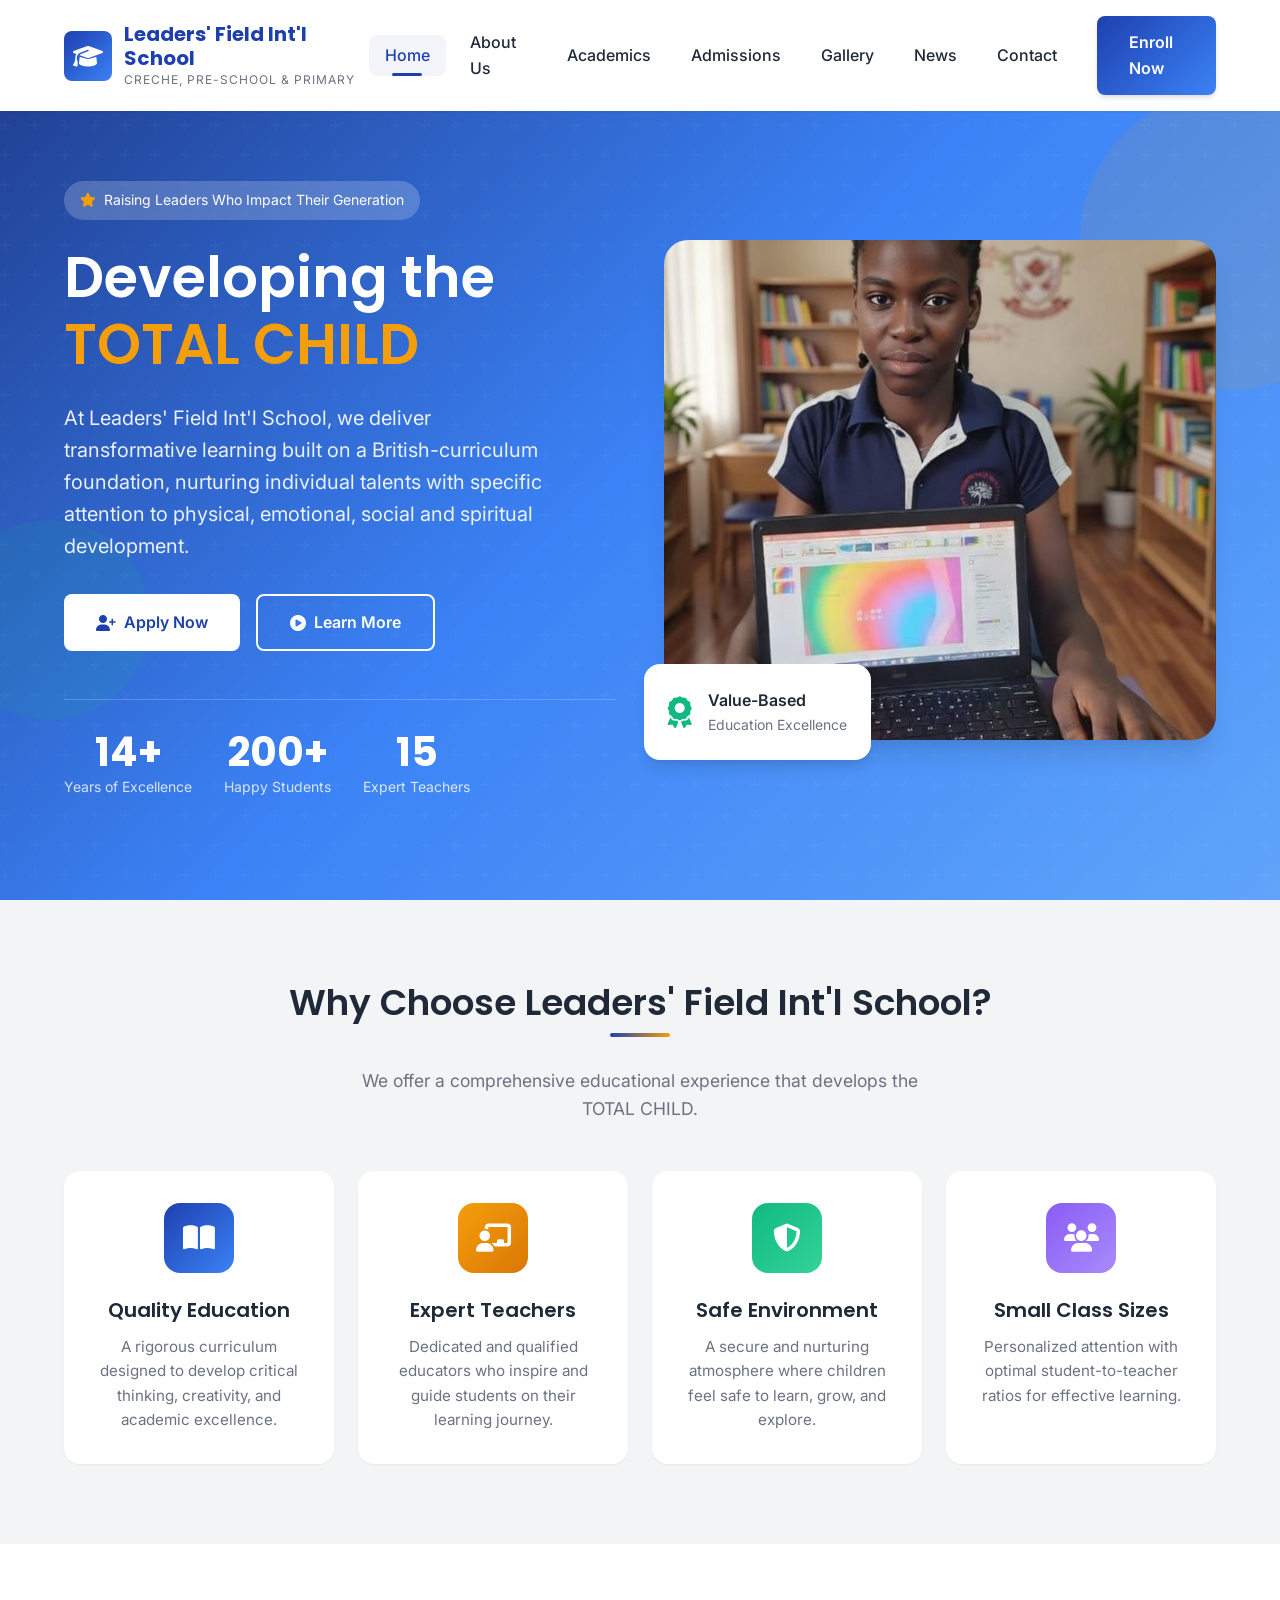
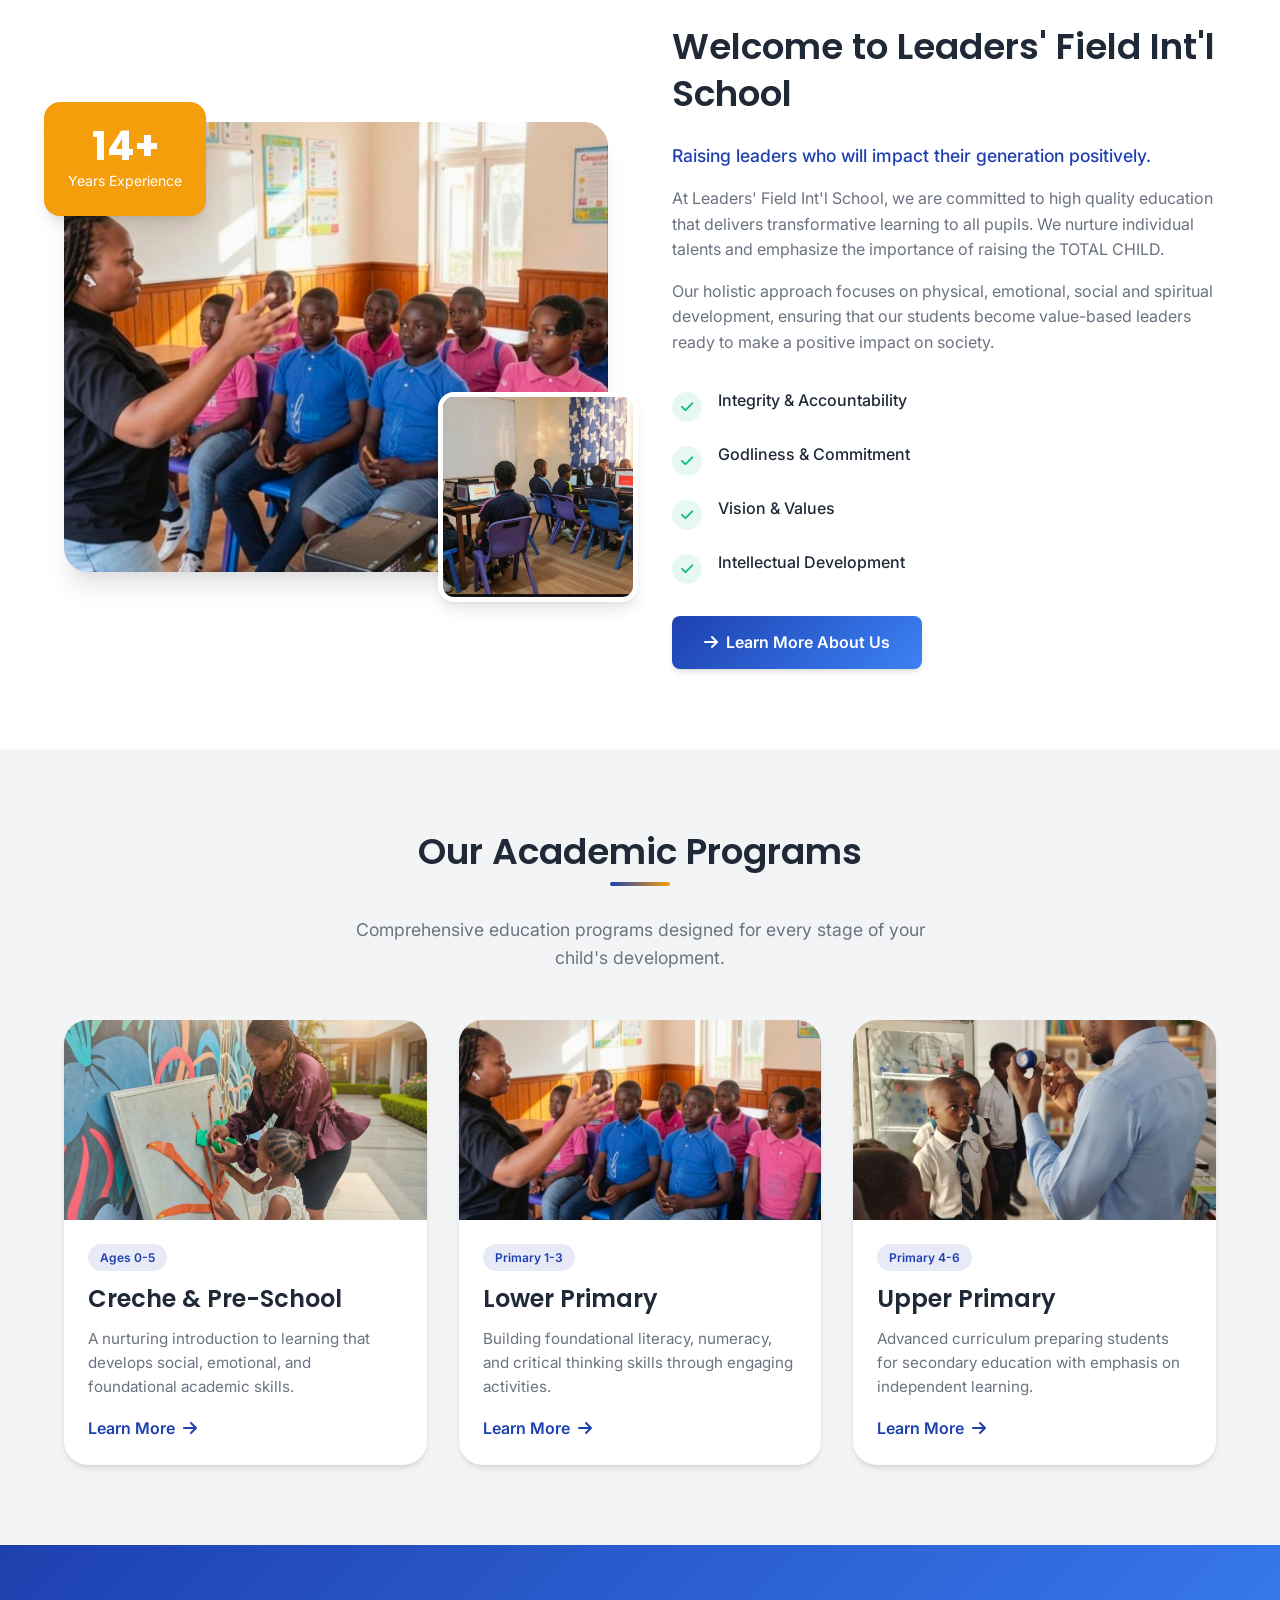
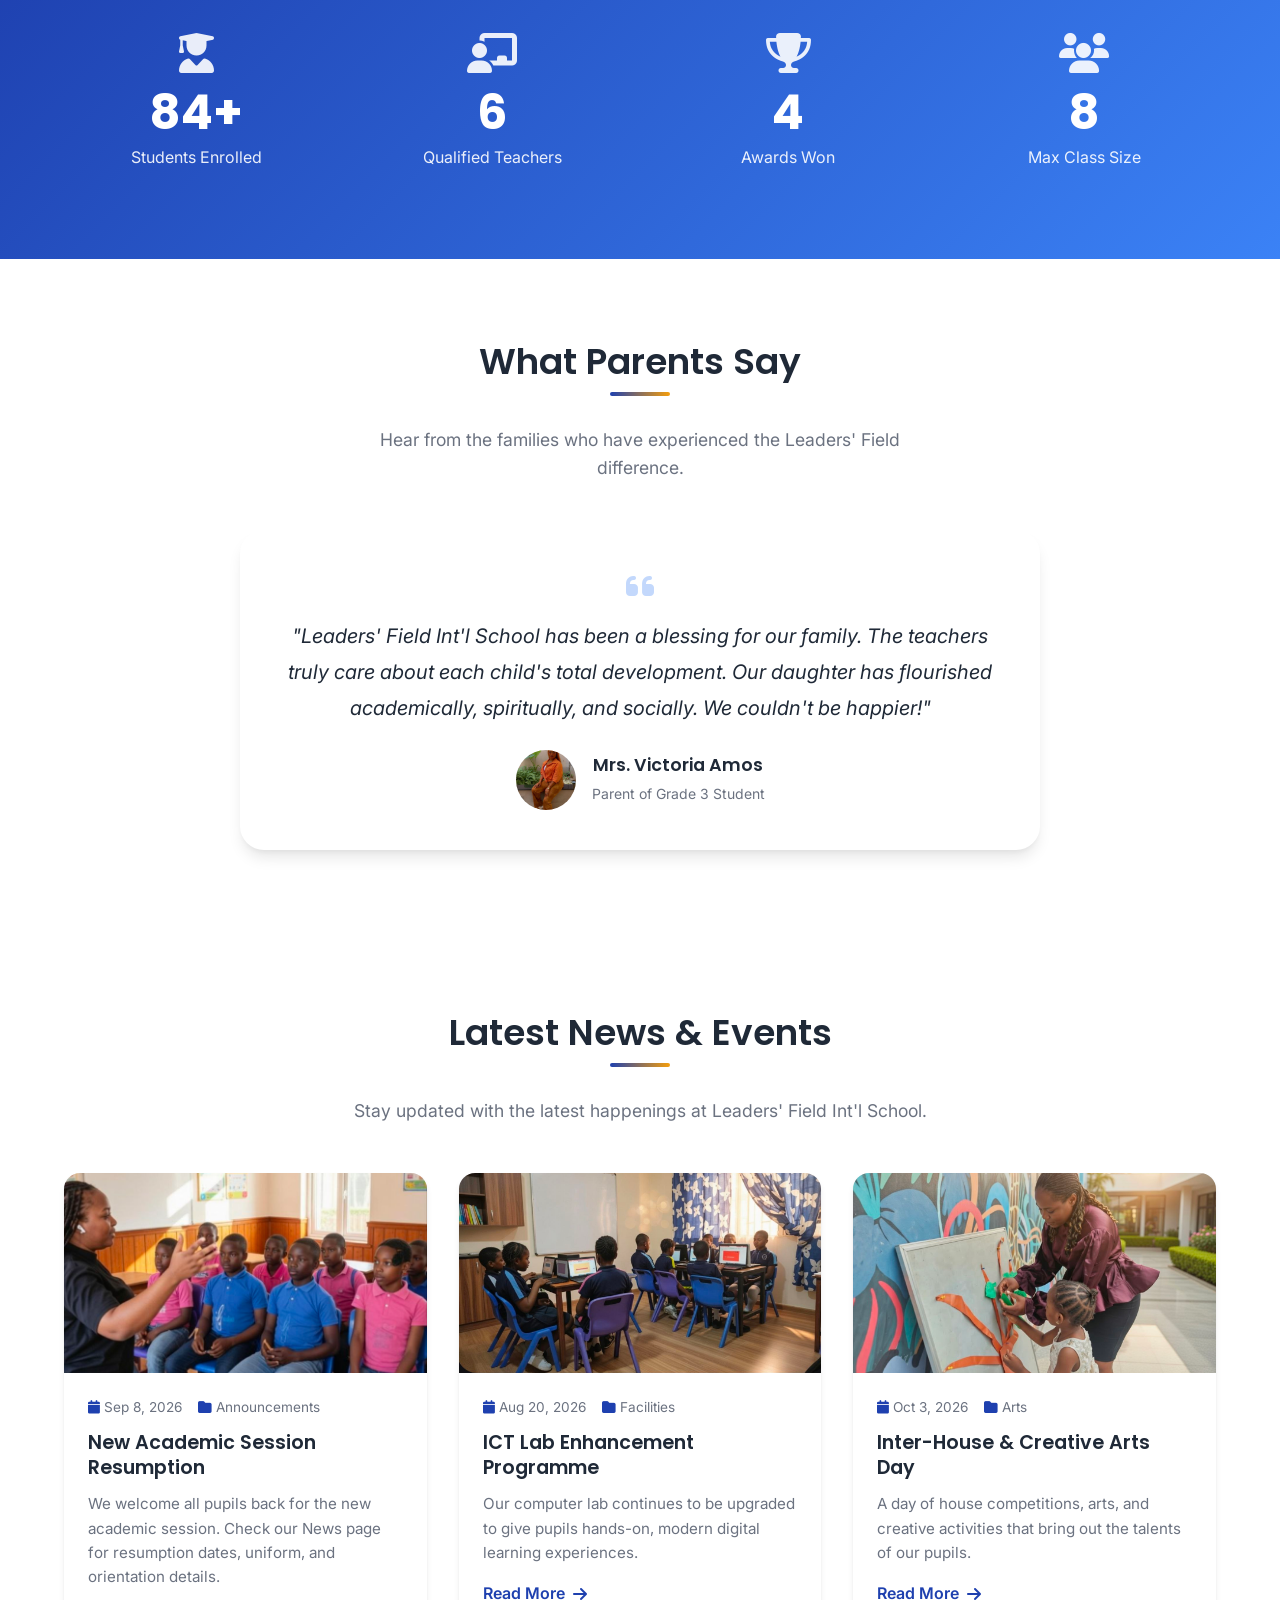
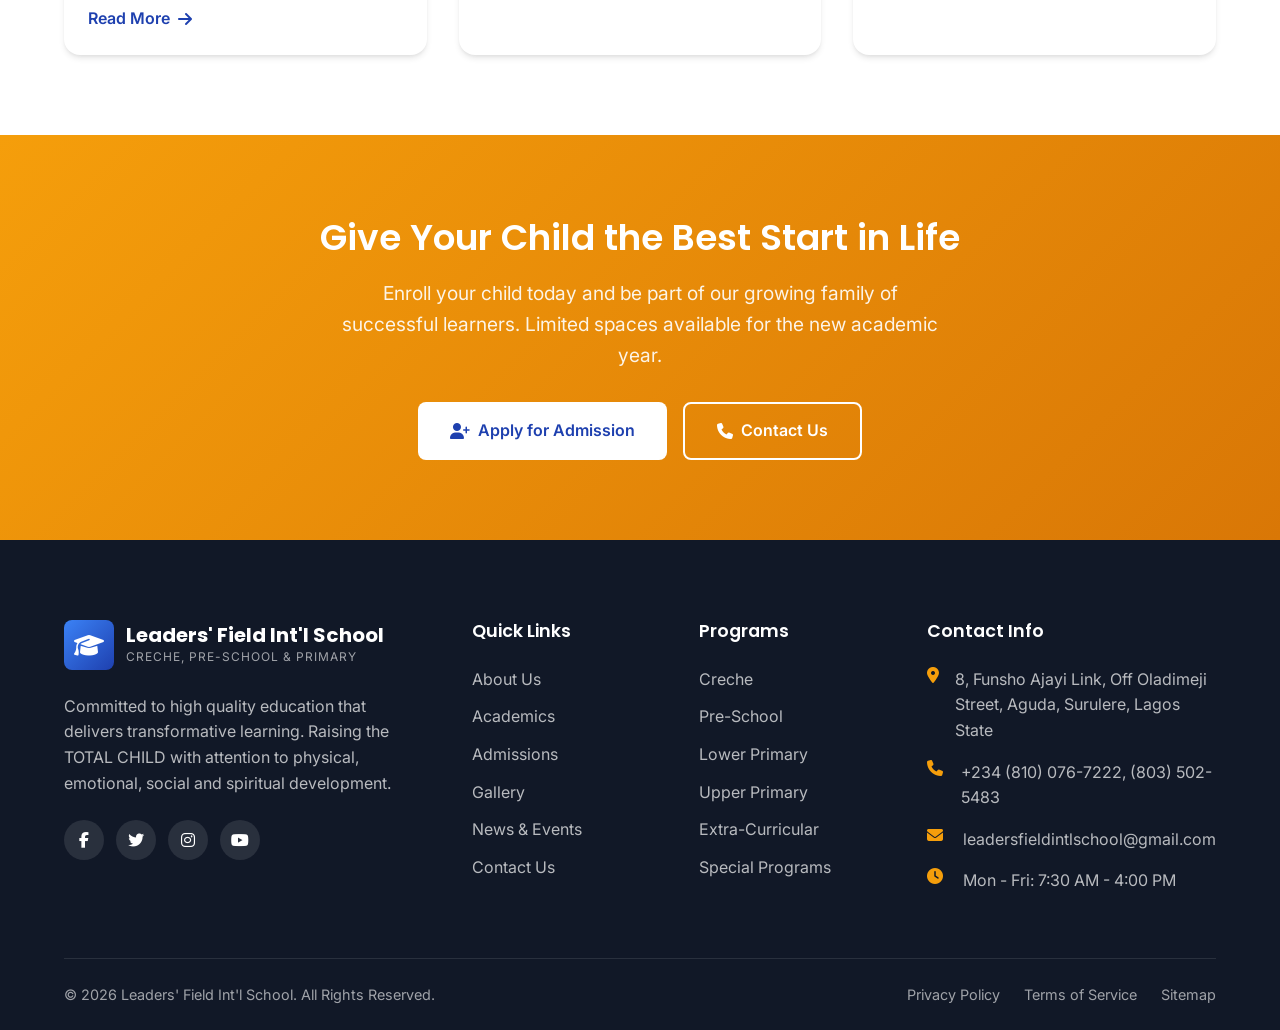
<file: index.html>
<!DOCTYPE html>
<html lang="en">
<head>
    <meta charset="UTF-8">
    <meta name="viewport" content="width=device-width, initial-scale=1.0">
    <meta name="description" content="Leaders' Field Int'l School - Creche, Pre-School & Primary. Raising leaders who impact their generation through transformative education.">
    <meta name="keywords" content="Leaders Field, international school, creche, pre-school, primary school, quality education">
    <meta name="author" content="Leaders' Field Int'l School">

    <!-- Open Graph -->
    <meta property="og:title" content="Leaders' Field Int'l School - Creche, Pre-School & Primary">
    <meta property="og:description" content="British-curriculum Creche, Pre-School & Primary education in Surulere, Lagos. Raising leaders who impact their generation.">
    <meta property="og:type" content="website">
    <meta property="og:url" content="https://REPLACE-WITH-YOUR-DOMAIN.com/">
    <meta property="og:image" content="https://REPLACE-WITH-YOUR-DOMAIN.com/images/teacher-teaching.jpg">
    <meta name="twitter:card" content="summary_large_image">

    <title>Leaders' Field Int'l School - Creche, Pre-School & Primary</title>
    
    <!-- Favicon -->
    <link rel="icon" type="image/png" href="data:image/svg+xml,<svg xmlns='http://www.w3.org/2000/svg' viewBox='0 0 100 100'><text y='.9em' font-size='90'>🎓</text></svg>">
    
    <!-- Google Fonts -->
    <link rel="preconnect" href="https://fonts.googleapis.com">
    <link rel="preconnect" href="https://fonts.gstatic.com" crossorigin>
    <link href="https://fonts.googleapis.com/css2?family=Inter:wght@400;500;600;700&family=Poppins:wght@400;500;600;700;800&display=swap" rel="stylesheet">
    
    <!-- Font Awesome Icons -->
    <link rel="stylesheet" href="https://cdnjs.cloudflare.com/ajax/libs/font-awesome/6.4.2/css/all.min.css">
    
    <!-- Stylesheets -->
    <link rel="stylesheet" href="css/style.css">
    <link rel="stylesheet" href="css/responsive.css">
</head>
<body>
    <!-- Header -->
    <header class="header">
        <div class="container">
            <a href="index.html" class="logo">
                <div class="logo-icon">
                    <i class="fas fa-graduation-cap"></i>
                </div>
                <div class="logo-text">
                    <span class="school-name">Leaders' Field Int'l School</span>
                    <span class="tagline">Creche, Pre-School & Primary</span>
                </div>
            </a>
            
            <nav class="nav-menu">
                <a href="index.html" class="nav-link active">Home</a>
                <a href="about.html" class="nav-link">About Us</a>
                <a href="academics.html" class="nav-link">Academics</a>
                <a href="admissions.html" class="nav-link">Admissions</a>
                <a href="gallery.html" class="nav-link">Gallery</a>
                <a href="news.html" class="nav-link">News</a>
                <a href="contact.html" class="nav-link">Contact</a>
                <div class="nav-cta">
                    <a href="admissions.html" class="btn btn-primary">Enroll Now</a>
                </div>
            </nav>
            
            <button class="mobile-menu-toggle" aria-label="Toggle Menu">
                <span></span>
                <span></span>
                <span></span>
            </button>
        </div>
    </header>
    
    <!-- Hero Section -->
    <section class="hero">
        <div class="hero-shapes">
            <div class="hero-shape"></div>
            <div class="hero-shape"></div>
            <div class="hero-shape"></div>
        </div>
        
        <div class="container">
            <div class="hero-content">
                <div class="hero-badge">
                    <i class="fas fa-star"></i>
                    <span>Raising Leaders Who Impact Their Generation</span>
                </div>
                <h1>Developing the <span>TOTAL CHILD</span></h1>
                <p class="hero-description">
                    At Leaders' Field Int'l School, we deliver transformative learning built on a British-curriculum foundation, nurturing individual talents with specific attention to physical, emotional, social and spiritual development.
                </p>
                <div class="hero-buttons">
                    <a href="admissions.html" class="btn btn-white">
                        <i class="fas fa-user-plus"></i>
                        Apply Now
                    </a>
                    <a href="about.html" class="btn btn-outline" style="border-color: white; color: white;">
                        <i class="fas fa-play-circle"></i>
                        Learn More
                    </a>
                </div>
                <div class="hero-stats">
                    <div class="stat-item">
                        <div class="stat-number">14+</div>
                        <div class="stat-label">Years of Excellence</div>
                    </div>
                    <div class="stat-item">
                        <div class="stat-number">200+</div>
                        <div class="stat-label">Happy Students</div>
                    </div>
                    <div class="stat-item">
                        <div class="stat-number">15</div>
                        <div class="stat-label">Expert Teachers</div>
                    </div>
                </div>
            </div>
            
            <div class="hero-image">
                <div class="hero-image-wrapper">
                    <img src="./images/student.jpg" alt="Happy students at Leaders' Field Int'l School">
                </div>
                <div class="hero-image-badge">
                    <i class="fas fa-award"></i>
                    <div>
                        <div class="badge-text">Value-Based</div>
                        <div class="badge-subtext">Education Excellence</div>
                    </div>
                </div>
            </div>
        </div>
    </section>
    
    <!-- Features Section -->
    <section class="features section">
        <div class="container">
            <div class="section-header">
                <h2>Why Choose Leaders' Field Int'l School?</h2>
                <p>We offer a comprehensive educational experience that develops the TOTAL CHILD.</p>
            </div>
            
            <div class="features-grid">
                <div class="feature-card">
                    <div class="feature-icon">
                        <i class="fas fa-book-open"></i>
                    </div>
                    <h3>Quality Education</h3>
                    <p>A rigorous curriculum designed to develop critical thinking, creativity, and academic excellence.</p>
                </div>
                
                <div class="feature-card">
                    <div class="feature-icon">
                        <i class="fas fa-chalkboard-teacher"></i>
                    </div>
                    <h3>Expert Teachers</h3>
                    <p>Dedicated and qualified educators who inspire and guide students on their learning journey.</p>
                </div>
                
                <div class="feature-card">
                    <div class="feature-icon">
                        <i class="fas fa-shield-alt"></i>
                    </div>
                    <h3>Safe Environment</h3>
                    <p>A secure and nurturing atmosphere where children feel safe to learn, grow, and explore.</p>
                </div>
                
                <div class="feature-card">
                    <div class="feature-icon">
                        <i class="fas fa-users"></i>
                    </div>
                    <h3>Small Class Sizes</h3>
                    <p>Personalized attention with optimal student-to-teacher ratios for effective learning.</p>
                </div>
            </div>
        </div>
    </section>
    
    <!-- About Preview Section -->
    <section class="about-preview section">
        <div class="container">
            <div class="about-images">
                <div class="about-img-main">
                    <img src="./images/teacher-teaching.jpg" alt="Students in classroom">
                </div>
                <div class="about-img-secondary">
                    <img src="./images/computer-room.jpg" alt="Students in the computer lab">
                </div>
                <div class="experience-badge">
                    <div class="years">14+</div>
                    <div class="text">Years Experience</div>
                </div>
            </div>
            
            <div class="about-content">
                <h2>Welcome to Leaders' Field Int'l School</h2>
                <p class="lead">Raising leaders who will impact their generation positively.</p>
                <p>
                    At Leaders' Field Int'l School, we are committed to high quality education that delivers transformative learning to all pupils. We nurture individual talents and emphasize the importance of raising the TOTAL CHILD.
                </p>
                <p>
                    Our holistic approach focuses on physical, emotional, social and spiritual development, ensuring that our students become value-based leaders ready to make a positive impact on society.
                </p>
                
                <div class="about-features">
                    <div class="about-feature-item">
                        <i class="fas fa-check"></i>
                        <span>Integrity & Accountability</span>
                    </div>
                    <div class="about-feature-item">
                        <i class="fas fa-check"></i>
                        <span>Godliness & Commitment</span>
                    </div>
                    <div class="about-feature-item">
                        <i class="fas fa-check"></i>
                        <span>Vision & Values</span>
                    </div>
                    <div class="about-feature-item">
                        <i class="fas fa-check"></i>
                        <span>Intellectual Development</span>
                    </div>
                </div>
                
                <a href="about.html" class="btn btn-primary">
                    <i class="fas fa-arrow-right"></i>
                    Learn More About Us
                </a>
            </div>
        </div>
    </section>
    
    <!-- Programs Section -->
    <section class="programs section">
        <div class="container">
            <div class="section-header">
                <h2>Our Academic Programs</h2>
                <p>Comprehensive education programs designed for every stage of your child's development.</p>
            </div>
            
            <div class="programs-grid">
                <div class="program-card">
                    <div class="program-image">
                        <img src="./images/painting.jpg" alt="Creche & Pre-School">
                    </div>
                    <div class="program-content">
                        <span class="program-level">Ages 0-5</span>
                        <h3>Creche & Pre-School</h3>
                        <p>A nurturing introduction to learning that develops social, emotional, and foundational academic skills.</p>
                        <a href="academics.html" class="program-link">
                            Learn More <i class="fas fa-arrow-right"></i>
                        </a>
                    </div>
                </div>
                
                <div class="program-card">
                    <div class="program-image">
                        <img src="./images/teacher-teaching.jpg" alt="Primary Education">
                    </div>
                    <div class="program-content">
                        <span class="program-level">Primary 1-3</span>
                        <h3>Lower Primary</h3>
                        <p>Building foundational literacy, numeracy, and critical thinking skills through engaging activities.</p>
                        <a href="academics.html" class="program-link">
                            Learn More <i class="fas fa-arrow-right"></i>
                        </a>
                    </div>
                </div>
                
                <div class="program-card">
                    <div class="program-image">
                        <img src="./images/science-day.jpg" alt="Upper Primary">
                    </div>
                    <div class="program-content">
                        <span class="program-level">Primary 4-6</span>
                        <h3>Upper Primary</h3>
                        <p>Advanced curriculum preparing students for secondary education with emphasis on independent learning.</p>
                        <a href="academics.html" class="program-link">
                            Learn More <i class="fas fa-arrow-right"></i>
                        </a>
                    </div>
                </div>
            </div>
        </div>
    </section>
    
    <!-- Stats Section -->
    <section class="stats-section">
        <div class="container">
            <div class="stats-grid">
                <div class="stats-item">
                    <i class="fas fa-user-graduate"></i>
                    <div class="number">200+</div>
                    <div class="label">Students Enrolled</div>
                </div>
                <div class="stats-item">
                    <i class="fas fa-chalkboard-teacher"></i>
                    <div class="number">15</div>
                    <div class="label">Qualified Teachers</div>
                </div>
                <div class="stats-item">
                    <i class="fas fa-trophy"></i>
                    <div class="number">10</div>
                    <div class="label">Awards Won</div>
                </div>
                <div class="stats-item">
                    <i class="fas fa-users"></i>
                    <div class="number">20</div>
                    <div class="label">Max Class Size</div>
                </div>
            </div>
        </div>
    </section>
    
    <!-- Testimonials Section -->
    <section class="testimonials section">
        <div class="container">
            <div class="section-header">
                <h2>What Parents Say</h2>
                <p>Hear from the families who have experienced the Leaders' Field difference.</p>
            </div>
            
            <div class="testimonials-slider">
                <div class="testimonial-card">
                    <div class="testimonial-quote">
                        <i class="fas fa-quote-left"></i>
                        "Leaders' Field Int'l School has been a blessing for our family. The teachers truly care about each child's total development. Our daughter has flourished academically, spiritually, and socially. We couldn't be happier!"
                    </div>
                    <div class="testimonial-author">
                        <img src="./images/parent1.jpg" alt="Parent testimonial" class="testimonial-avatar">
                        <div class="testimonial-info">
                            <h4>Mrs. Victoria Amos</h4>
                            <span>Parent of Grade 3 Student</span>
                        </div>
                    </div>
                </div>
                
                <div class="testimonial-card">
                    <div class="testimonial-quote">
                        <i class="fas fa-quote-left"></i>
                        "The dedication of the staff at Leaders' Field is remarkable. They have created an environment where my son loves to learn. The balance of academics and spiritual development is exactly what we were looking for."
                    </div>
                    <div class="testimonial-author">
                        <img src="./images/parent-2.jpg" alt="Parent testimonial" class="testimonial-avatar">
                        <div class="testimonial-info">
                            <h4>Mr. Cole Aderibigbe</h4>
                            <span>Parent of Grade 5 Student</span>
                        </div>
                    </div>
                </div>
                
                <div class="testimonial-card">
                    <div class="testimonial-quote">
                        <i class="fas fa-quote-left"></i>
                        "From creche to now primary 4, my children have received the best education at Leaders' Field. The school feels like family, and the progress in my kids is visible every day. Highly recommended!"
                    </div>
                    <div class="testimonial-author">
                        <img src="./images/parent3.jpg" alt="Parent testimonial" class="testimonial-avatar">
                        <div class="testimonial-info">
                            <h4>Mrs. Babra Ogbonna</h4>
                            <span>Parent of 2 Students</span>
                        </div>
                    </div>
                </div>
            </div>
        </div>
    </section>
    
    <!-- News & Events Section -->
    <section class="news-events section">
        <div class="container">
            <div class="section-header">
                <h2>Latest News & Events</h2>
                <p>Stay updated with the latest happenings at Leaders' Field Int'l School.</p>
            </div>
            
            <div class="news-grid">
                <div class="news-card">
                    <div class="news-image">
                        <img src="./images/teacher-teaching.jpg" alt="Resumption day at Leaders' Field">
                    </div>
                    <div class="news-content">
                        <div class="news-meta">
                            <span><i class="fas fa-calendar"></i> Sep 8, 2026</span>
                            <span><i class="fas fa-folder"></i> Announcements</span>
                        </div>
                        <h3>New Academic Session Resumption</h3>
                        <p>We welcome all pupils back for the new academic session. Check our News page for resumption dates, uniform, and orientation details.</p>
                        <a href="news.html" class="news-link">
                            Read More <i class="fas fa-arrow-right"></i>
                        </a>
                    </div>
                </div>

                <div class="news-card">
                    <div class="news-image">
                        <img src="./images/computer-room.jpg" alt="ICT lab session">
                    </div>
                    <div class="news-content">
                        <div class="news-meta">
                            <span><i class="fas fa-calendar"></i> Aug 20, 2026</span>
                            <span><i class="fas fa-folder"></i> Facilities</span>
                        </div>
                        <h3>ICT Lab Enhancement Programme</h3>
                        <p>Our computer lab continues to be upgraded to give pupils hands-on, modern digital learning experiences.</p>
                        <a href="news.html" class="news-link">
                            Read More <i class="fas fa-arrow-right"></i>
                        </a>
                    </div>
                </div>

                <div class="news-card">
                    <div class="news-image">
                        <img src="./images/painting.jpg" alt="Creative arts activity">
                    </div>
                    <div class="news-content">
                        <div class="news-meta">
                            <span><i class="fas fa-calendar"></i> Oct 3, 2026</span>
                            <span><i class="fas fa-folder"></i> Arts</span>
                        </div>
                        <h3>Inter-House & Creative Arts Day</h3>
                        <p>A day of house competitions, arts, and creative activities that bring out the talents of our pupils.</p>
                        <a href="news.html" class="news-link">
                            Read More <i class="fas fa-arrow-right"></i>
                        </a>
                    </div>
                </div>
            </div>
        </div>
    </section>
    
    <!-- CTA Section -->
    <section class="cta-section">
        <div class="container">
            <h2>Give Your Child the Best Start in Life</h2>
            <p>Enroll your child today and be part of our growing family of successful learners. Limited spaces available for the new academic year.</p>
            <div class="cta-buttons">
                <a href="admissions.html" class="btn btn-white">
                    <i class="fas fa-user-plus"></i>
                    Apply for Admission
                </a>
                <a href="contact.html" class="btn btn-outline" style="border-color: white; color: white;">
                    <i class="fas fa-phone"></i>
                    Contact Us
                </a>
            </div>
        </div>
    </section>
    
    <!-- Footer -->
    <footer class="footer">
        <div class="container">
            <div class="footer-main">
                <div class="footer-brand">
                    <a href="index.html" class="logo">
                        <div class="logo-icon">
                            <i class="fas fa-graduation-cap"></i>
                        </div>
                        <div class="logo-text">
                            <span class="school-name">Leaders' Field Int'l School</span>
                            <span class="tagline">Creche, Pre-School & Primary</span>
                        </div>
                    </a>
                    <p>Committed to high quality education that delivers transformative learning. Raising the TOTAL CHILD with attention to physical, emotional, social and spiritual development.</p>
                    <div class="footer-social">
                        <a href="https://web.facebook.com/leadersfieldschool/" target="_blank" rel="noopener" aria-label="Facebook"><i class="fab fa-facebook-f"></i></a>
                        <a href="https://x.com/learnersfield" target="_blank" rel="noopener" aria-label="Twitter (X)"><i class="fab fa-twitter"></i></a>
                        <a href="https://www.instagram.com/leadersfieldschool" target="_blank" rel="noopener" aria-label="Instagram"><i class="fab fa-instagram"></i></a>
                        <a href="https://youtube.com/@leadersfieldinternationalschoo" target="_blank" rel="noopener" aria-label="YouTube"><i class="fab fa-youtube"></i></a>
                    </div>
                </div>
                
                <div class="footer-column">
                    <h4>Quick Links</h4>
                    <ul class="footer-links">
                        <li><a href="about.html">About Us</a></li>
                        <li><a href="academics.html">Academics</a></li>
                        <li><a href="admissions.html">Admissions</a></li>
                        <li><a href="gallery.html">Gallery</a></li>
                        <li><a href="news.html">News & Events</a></li>
                        <li><a href="contact.html">Contact Us</a></li>
                    </ul>
                </div>
                
                <div class="footer-column">
                    <h4>Programs</h4>
                    <ul class="footer-links">
                        <li><a href="academics.html">Creche</a></li>
                        <li><a href="academics.html">Pre-School</a></li>
                        <li><a href="academics.html">Lower Primary</a></li>
                        <li><a href="academics.html">Upper Primary</a></li>
                        <li><a href="academics.html">Extra-Curricular</a></li>
                        <li><a href="academics.html">Special Programs</a></li>
                    </ul>
                </div>
                
                <div class="footer-column">
                    <h4>Contact Info</h4>
                    <div class="footer-contact-item">
                        <i class="fas fa-map-marker-alt"></i>
                        <span>8, Funsho Ajayi Link, Off Oladimeji Street, Aguda, Surulere, Lagos State</span>
                    </div>
                    <div class="footer-contact-item">
                        <i class="fas fa-phone"></i>
                        <span>+234 (810) 076-7222, (803) 502-5483</span>
                    </div>
                    <div class="footer-contact-item">
                        <i class="fas fa-envelope"></i>
                        <span>leadersfieldintlschool@gmail.com</span>
                    </div>
                    <div class="footer-contact-item">
                        <i class="fas fa-clock"></i>
                        <span>Mon - Fri: 7:30 AM - 4:00 PM</span>
                    </div>
                </div>
            </div>
            
            <div class="footer-bottom">
                <p>&copy; 2026 Leaders' Field Int'l School. All Rights Reserved.</p>
                <div class="footer-bottom-links">
                    <a href="privacy.html">Privacy Policy</a>
                    <a href="terms.html">Terms of Service</a>
                    <a href="sitemap.html">Sitemap</a>
                </div>
            </div>
        </div>
    </footer>
    
    <!-- Scroll to Top Button -->
    <button class="scroll-top" aria-label="Scroll to top">
        <i class="fas fa-arrow-up"></i>
    </button>
    
    <!-- JavaScript -->
    <script src="js/main.js"></script>
</body>
</html>
</file>
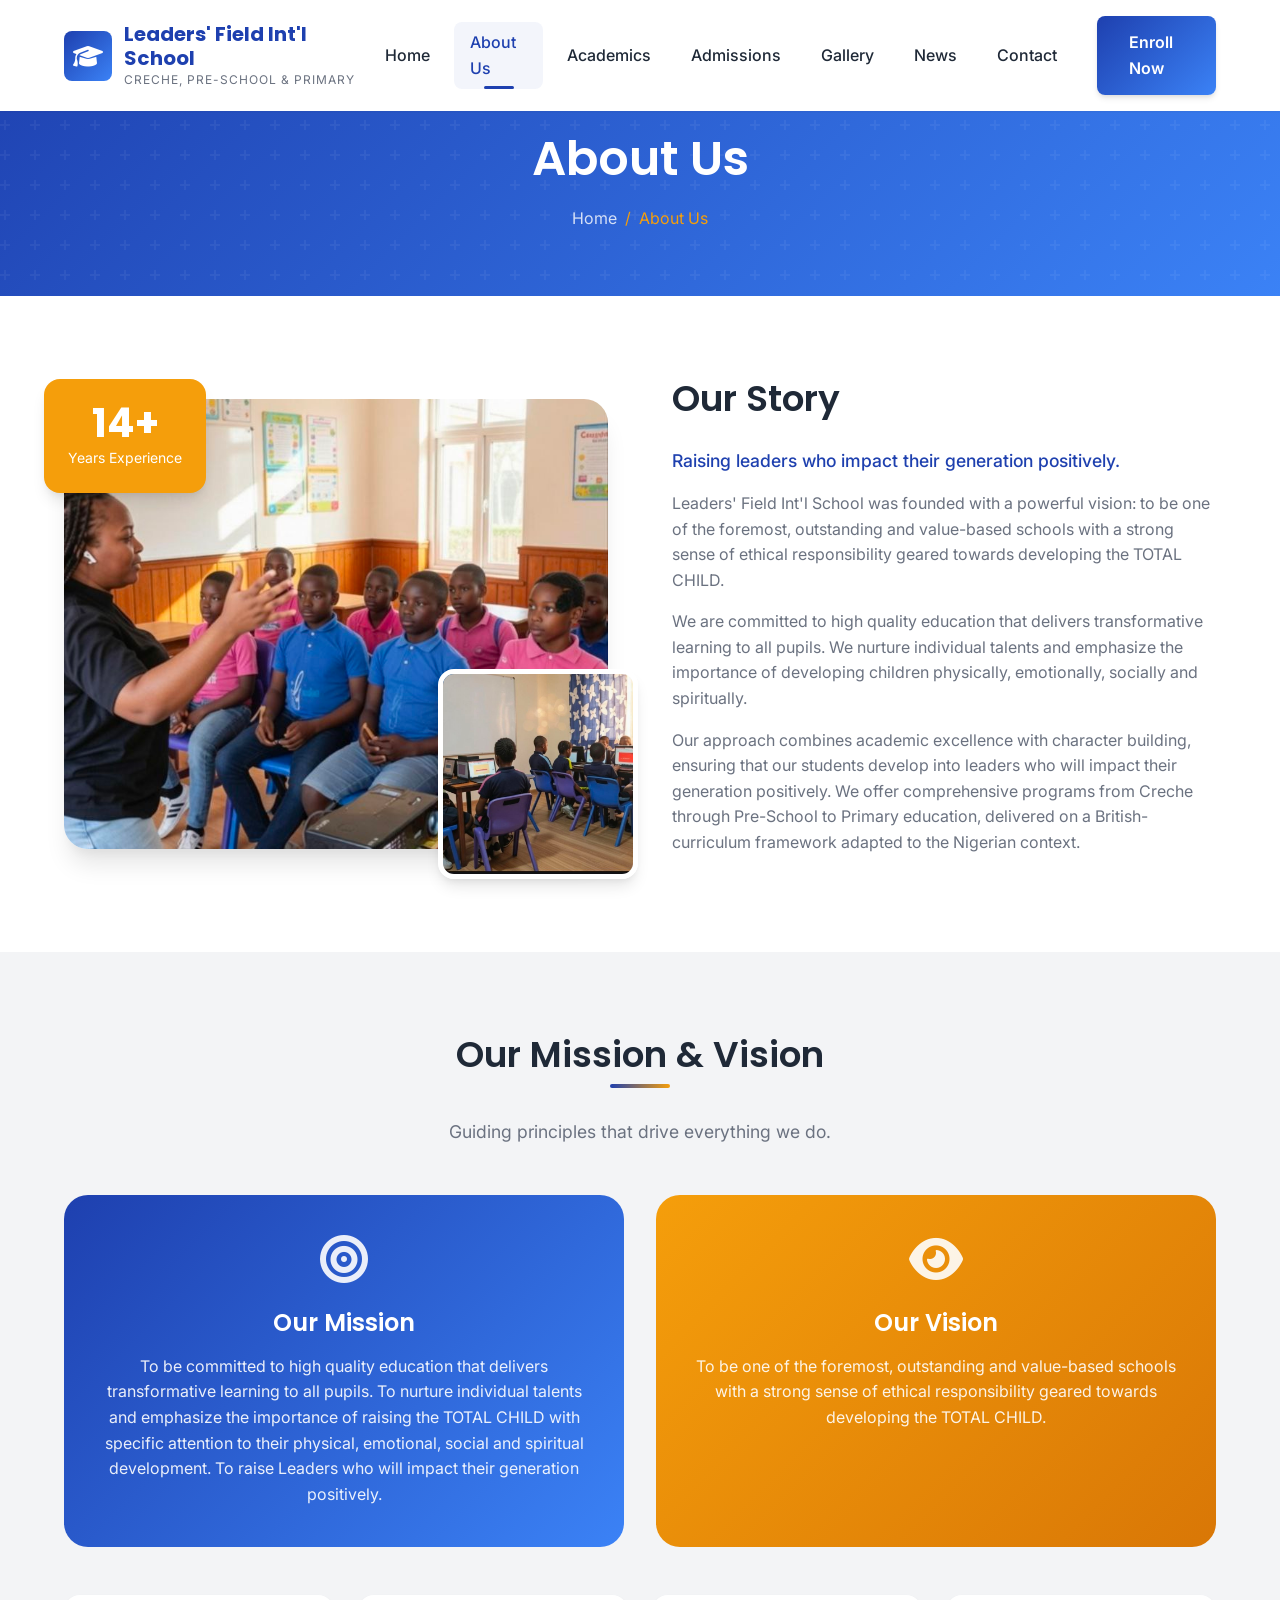
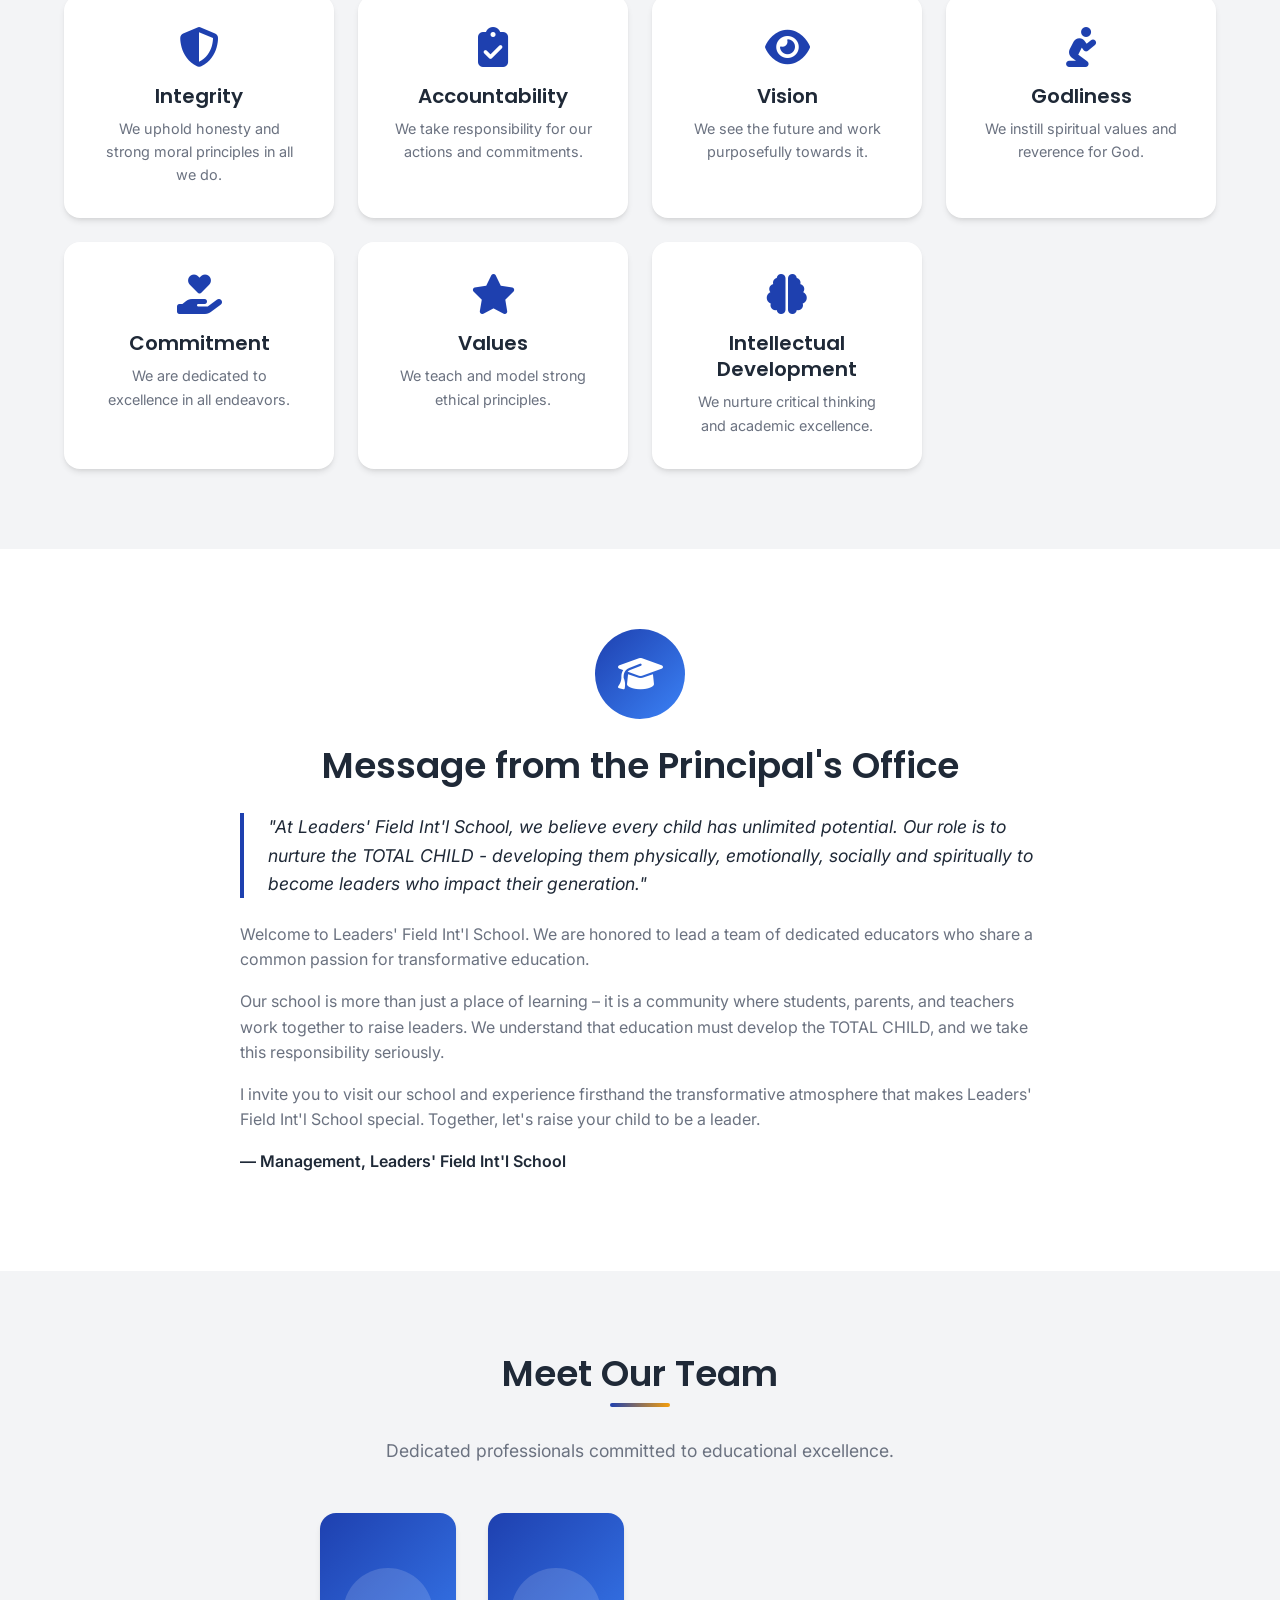
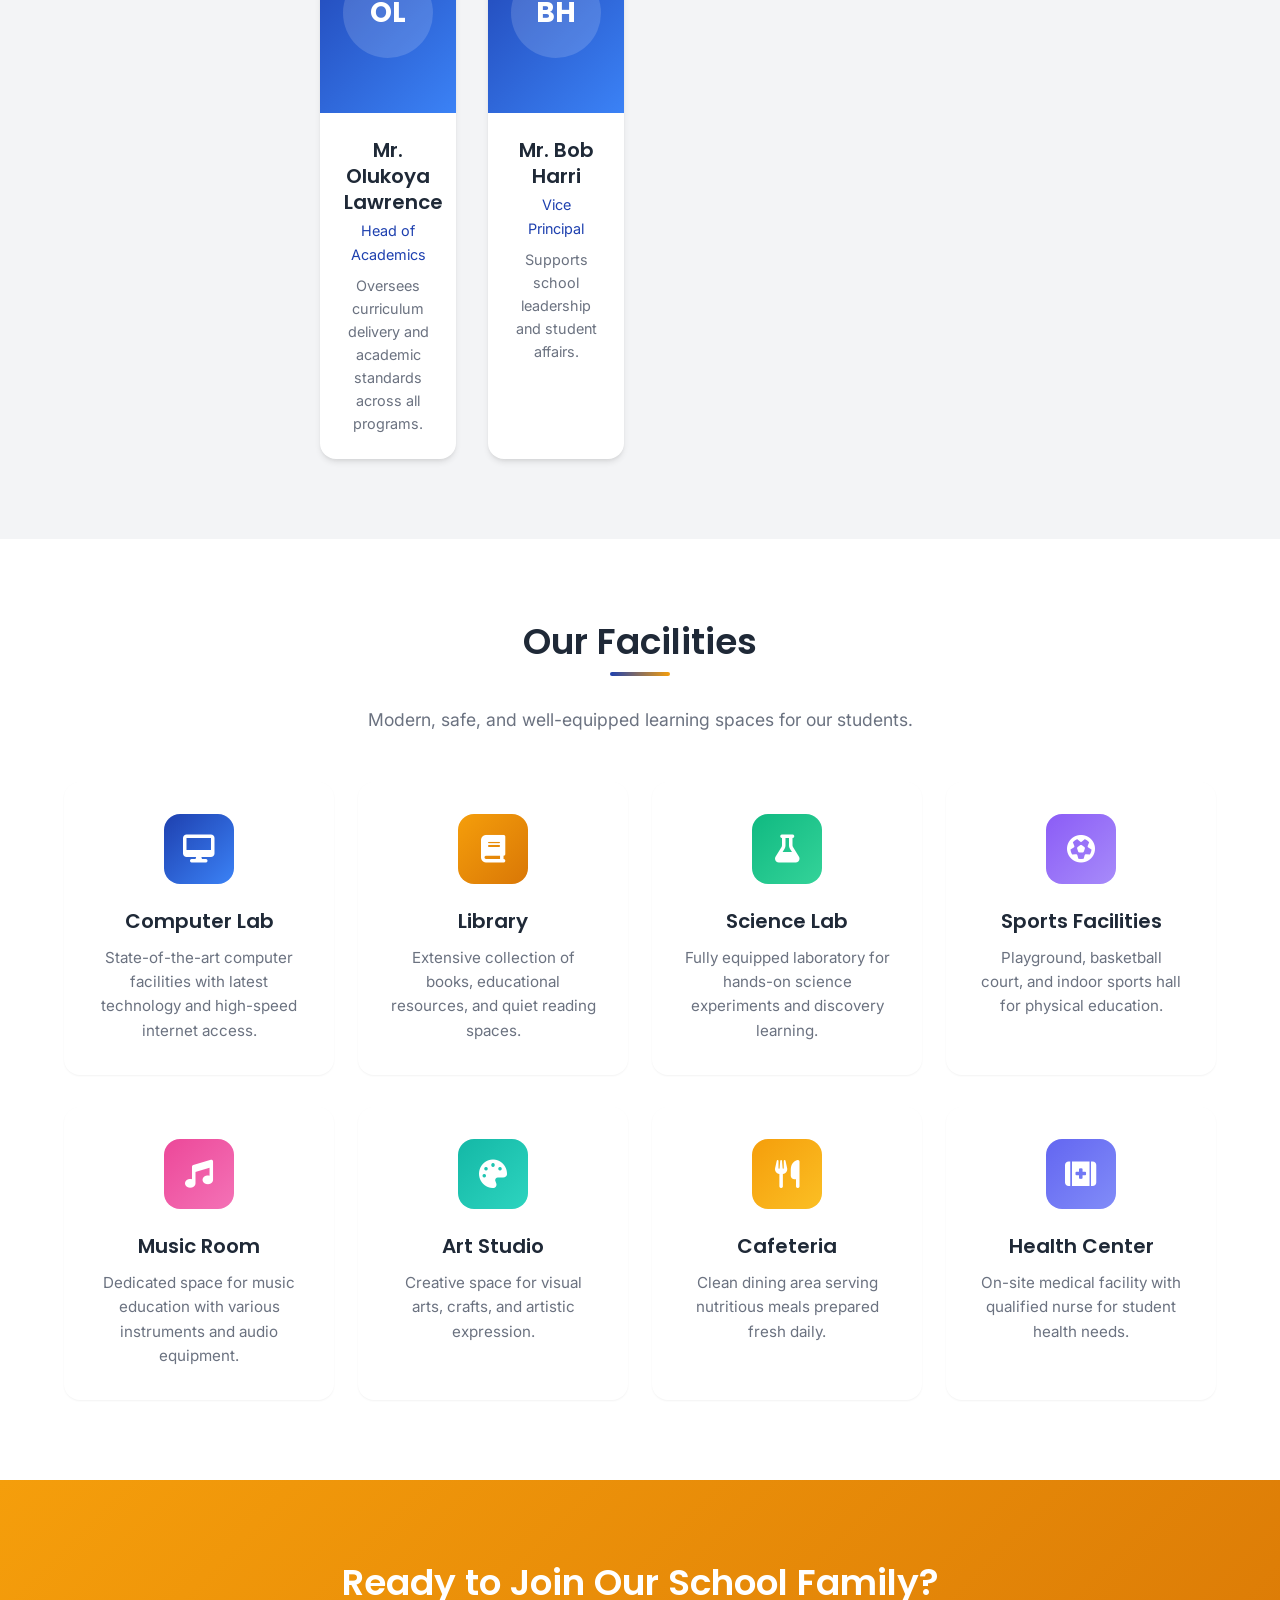
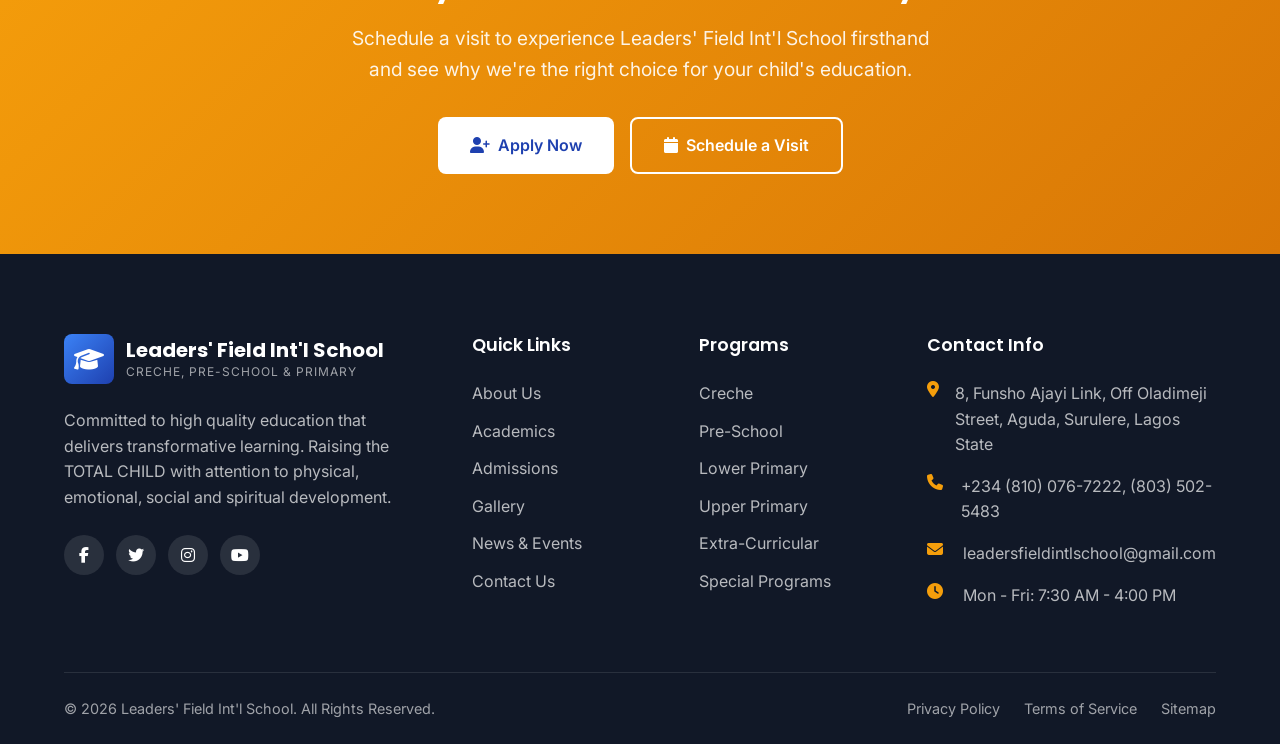
<file: about.html>
<!DOCTYPE html>
<html lang="en">
<head>
    <meta charset="UTF-8">
    <meta name="viewport" content="width=device-width, initial-scale=1.0">
    <meta name="description" content="Learn about Leaders' Field Int'l School - Our mission, vision, core values, and commitment to developing the TOTAL CHILD.">

    <!-- Open Graph -->
    <meta property="og:title" content="About Us - Leaders' Field Int'l School">
    <meta property="og:description" content="Our mission, vision, core values, and commitment to developing the TOTAL CHILD.">
    <meta property="og:type" content="website">
    <meta property="og:url" content="https://REPLACE-WITH-YOUR-DOMAIN.com/about.html">
    <meta property="og:image" content="https://REPLACE-WITH-YOUR-DOMAIN.com/images/teacher-teaching.jpg">
    <meta name="twitter:card" content="summary_large_image">

    <title>About Us - Leaders' Field Int'l School</title>
    
    <!-- Favicon -->
    <link rel="icon" type="image/png" href="data:image/svg+xml,<svg xmlns='http://www.w3.org/2000/svg' viewBox='0 0 100 100'><text y='.9em' font-size='90'>🎓</text></svg>">
    
    <!-- Google Fonts -->
    <link rel="preconnect" href="https://fonts.googleapis.com">
    <link rel="preconnect" href="https://fonts.gstatic.com" crossorigin>
    <link href="https://fonts.googleapis.com/css2?family=Inter:wght@400;500;600;700&family=Poppins:wght@400;500;600;700;800&display=swap" rel="stylesheet">
    
    <!-- Font Awesome Icons -->
    <link rel="stylesheet" href="https://cdnjs.cloudflare.com/ajax/libs/font-awesome/6.4.2/css/all.min.css">
    
    <!-- Stylesheets -->
    <link rel="stylesheet" href="css/style.css">
    <link rel="stylesheet" href="css/responsive.css">
</head>
<body>
    <!-- Header -->
    <header class="header">
        <div class="container">
            <a href="index.html" class="logo">
                <div class="logo-icon">
                    <i class="fas fa-graduation-cap"></i>
                </div>
                <div class="logo-text">
                    <span class="school-name">Leaders' Field Int'l School</span>
                    <span class="tagline">Creche, Pre-School & Primary</span>
                </div>
            </a>
            
            <nav class="nav-menu">
                <a href="index.html" class="nav-link">Home</a>
                <a href="about.html" class="nav-link active">About Us</a>
                <a href="academics.html" class="nav-link">Academics</a>
                <a href="admissions.html" class="nav-link">Admissions</a>
                <a href="gallery.html" class="nav-link">Gallery</a>
                <a href="news.html" class="nav-link">News</a>
                <a href="contact.html" class="nav-link">Contact</a>
                <div class="nav-cta">
                    <a href="admissions.html" class="btn btn-primary">Enroll Now</a>
                </div>
            </nav>
            
            <button class="mobile-menu-toggle" aria-label="Toggle Menu">
                <span></span>
                <span></span>
                <span></span>
            </button>
        </div>
    </header>
    
    <!-- Page Header -->
    <section class="page-header">
        <div class="container">
            <h1>About Us</h1>
            <div class="breadcrumb">
                <a href="index.html">Home</a>
                <span>/</span>
                <span>About Us</span>
            </div>
        </div>
    </section>
    
    <!-- About Introduction -->
    <section class="section about-intro">
        <div class="container">
            <div class="about-preview grid-2-col" style="gap: 4rem; align-items: center;">
                <div class="about-images">
                    <div class="about-img-main">
                        <img src="./images/teacher-teaching.jpg" alt="Leaders' Field Int'l School Building">
                    </div>
                    <div class="about-img-secondary">
                        <img src="./images/computer-room.jpg" alt="Students learning">
                    </div>
                    <div class="experience-badge">
                        <div class="years">14+</div>
                        <div class="text">Years Experience</div>
                    </div>
                </div>
                
                <div class="about-content">
                    <h2>Our Story</h2>
                    <p class="lead">Raising leaders who impact their generation positively.</p>
                    <p>
                        Leaders' Field Int'l School was founded with a powerful vision: to be one of the foremost, outstanding and value-based schools with a strong sense of ethical responsibility geared towards developing the TOTAL CHILD.
                    </p>
                    <p>
                        We are committed to high quality education that delivers transformative learning to all pupils. We nurture individual talents and emphasize the importance of developing children physically, emotionally, socially and spiritually.
                    </p>
                    <p>
                        Our approach combines academic excellence with character building, ensuring that our students develop into leaders who will impact their generation positively. We offer comprehensive programs from Creche through Pre-School to Primary education, delivered on a British-curriculum framework adapted to the Nigerian context.
                    </p>
                </div>
            </div>
        </div>
    </section>
    
    <!-- Mission & Vision -->
    <section class="section bg-light">
        <div class="container">
            <div class="section-header">
                <h2>Our Mission & Vision</h2>
                <p>Guiding principles that drive everything we do.</p>
            </div>
            
            <div class="mission-vision">
                <div class="mission-card">
                    <i class="fas fa-bullseye"></i>
                    <h3>Our Mission</h3>
                    <p>To be committed to high quality education that delivers transformative learning to all pupils. To nurture individual talents and emphasize the importance of raising the TOTAL CHILD with specific attention to their physical, emotional, social and spiritual development. To raise Leaders who will impact their generation positively.</p>
                </div>
                
                <div class="vision-card">
                    <i class="fas fa-eye"></i>
                    <h3>Our Vision</h3>
                    <p>To be one of the foremost, outstanding and value-based schools with a strong sense of ethical responsibility geared towards developing the TOTAL CHILD.</p>
                </div>
            </div>
            
            <div class="values-grid">
                <div class="value-card">
                    <i class="fas fa-shield-alt"></i>
                    <h4>Integrity</h4>
                    <p>We uphold honesty and strong moral principles in all we do.</p>
                </div>
                <div class="value-card">
                    <i class="fas fa-clipboard-check"></i>
                    <h4>Accountability</h4>
                    <p>We take responsibility for our actions and commitments.</p>
                </div>
                <div class="value-card">
                    <i class="fas fa-eye"></i>
                    <h4>Vision</h4>
                    <p>We see the future and work purposefully towards it.</p>
                </div>
                <div class="value-card">
                    <i class="fas fa-pray"></i>
                    <h4>Godliness</h4>
                    <p>We instill spiritual values and reverence for God.</p>
                </div>
                <div class="value-card">
                    <i class="fas fa-hand-holding-heart"></i>
                    <h4>Commitment</h4>
                    <p>We are dedicated to excellence in all endeavors.</p>
                </div>
                <div class="value-card">
                    <i class="fas fa-star"></i>
                    <h4>Values</h4>
                    <p>We teach and model strong ethical principles.</p>
                </div>
                <div class="value-card">
                    <i class="fas fa-brain"></i>
                    <h4>Intellectual Development</h4>
                    <p>We nurture critical thinking and academic excellence.</p>
                </div>
            </div>
        </div>
    </section>
    
    <!-- Principal's Message -->
    <section class="section">
        <div class="container">
            <div style="max-width: 800px; margin: 0 auto; text-align: center;">
                <div style="width: 90px; height: 90px; margin: 0 auto 1.5rem; border-radius: 50%; background: linear-gradient(135deg, var(--primary-color), var(--primary-light)); display: flex; align-items: center; justify-content: center;">
                    <i class="fas fa-graduation-cap" style="font-size: 2.25rem; color: white;"></i>
                </div>
                <h2>Message from the Principal's Office</h2>
                <p style="font-size: 1.1rem; font-style: italic; color: var(--text-dark); margin: 1.5rem 0; padding-left: 1.5rem; border-left: 4px solid var(--primary-color); text-align: left;">
                    "At Leaders' Field Int'l School, we believe every child has unlimited potential. Our role is to nurture the TOTAL CHILD - developing them physically, emotionally, socially and spiritually to become leaders who impact their generation."
                </p>
                <p style="text-align: left;">
                    Welcome to Leaders' Field Int'l School. We are honored to lead a team of dedicated educators who share a common passion for transformative education.
                </p>
                <p style="text-align: left;">
                    Our school is more than just a place of learning – it is a community where students, parents, and teachers work together to raise leaders. We understand that education must develop the TOTAL CHILD, and we take this responsibility seriously.
                </p>
                <p style="text-align: left;">
                    I invite you to visit our school and experience firsthand the transformative atmosphere that makes Leaders' Field Int'l School special. Together, let's raise your child to be a leader.
                </p>
                <p style="font-weight: 600; color: var(--text-dark); text-align: left;">
                    — Management, Leaders' Field Int'l School
                </p>
            </div>
        </div>
    </section>

    <!-- Our Team -->
    <section class="section bg-light">
        <div class="container">
            <div class="section-header">
                <h2>Meet Our Team</h2>
                <p>Dedicated professionals committed to educational excellence.</p>
            </div>

            <div class="team-grid team-grid-two">
                <div class="team-card">
                    <div class="team-avatar">
                        <span>OL</span>
                    </div>
                    <div class="team-info">
                        <h4>Mr. Olukoya Lawrence</h4>
                        <p class="position">Head of Academics</p>
                        <p>Oversees curriculum delivery and academic standards across all programs.</p>
                    </div>
                </div>

                <div class="team-card">
                    <div class="team-avatar">
                        <span>BH</span>
                    </div>
                    <div class="team-info">
                        <h4>Mr. Bob Harri</h4>
                        <p class="position">Vice Principal</p>
                        <p>Supports school leadership and student affairs.</p>
                    </div>
                </div>
            </div>
        </div>
    </section>
    
    <!-- Facilities -->
    <section class="section">
        <div class="container">
            <div class="section-header">
                <h2>Our Facilities</h2>
                <p>Modern, safe, and well-equipped learning spaces for our students.</p>
            </div>
            
            <div class="features-grid">
                <div class="feature-card">
                    <div class="feature-icon">
                        <i class="fas fa-desktop"></i>
                    </div>
                    <h3>Computer Lab</h3>
                    <p>State-of-the-art computer facilities with latest technology and high-speed internet access.</p>
                </div>
                
                <div class="feature-card">
                    <div class="feature-icon" style="background: linear-gradient(135deg, var(--secondary-color), var(--secondary-dark));">
                        <i class="fas fa-book"></i>
                    </div>
                    <h3>Library</h3>
                    <p>Extensive collection of books, educational resources, and quiet reading spaces.</p>
                </div>
                
                <div class="feature-card">
                    <div class="feature-icon" style="background: linear-gradient(135deg, var(--accent-color), var(--accent-light));">
                        <i class="fas fa-flask"></i>
                    </div>
                    <h3>Science Lab</h3>
                    <p>Fully equipped laboratory for hands-on science experiments and discovery learning.</p>
                </div>
                
                <div class="feature-card">
                    <div class="feature-icon" style="background: linear-gradient(135deg, #8b5cf6, #a78bfa);">
                        <i class="fas fa-futbol"></i>
                    </div>
                    <h3>Sports Facilities</h3>
                    <p>Playground, basketball court, and indoor sports hall for physical education.</p>
                </div>
            </div>
            
            <div class="features-grid" style="margin-top: 2rem;">
                <div class="feature-card">
                    <div class="feature-icon" style="background: linear-gradient(135deg, #ec4899, #f472b6);">
                        <i class="fas fa-music"></i>
                    </div>
                    <h3>Music Room</h3>
                    <p>Dedicated space for music education with various instruments and audio equipment.</p>
                </div>
                
                <div class="feature-card">
                    <div class="feature-icon" style="background: linear-gradient(135deg, #14b8a6, #2dd4bf);">
                        <i class="fas fa-palette"></i>
                    </div>
                    <h3>Art Studio</h3>
                    <p>Creative space for visual arts, crafts, and artistic expression.</p>
                </div>
                
                <div class="feature-card">
                    <div class="feature-icon" style="background: linear-gradient(135deg, #f59e0b, #fbbf24);">
                        <i class="fas fa-utensils"></i>
                    </div>
                    <h3>Cafeteria</h3>
                    <p>Clean dining area serving nutritious meals prepared fresh daily.</p>
                </div>
                
                <div class="feature-card">
                    <div class="feature-icon" style="background: linear-gradient(135deg, #6366f1, #818cf8);">
                        <i class="fas fa-first-aid"></i>
                    </div>
                    <h3>Health Center</h3>
                    <p>On-site medical facility with qualified nurse for student health needs.</p>
                </div>
            </div>
        </div>
    </section>
    
    <!-- CTA Section -->
    <section class="cta-section">
        <div class="container">
            <h2>Ready to Join Our School Family?</h2>
            <p>Schedule a visit to experience Leaders' Field Int'l School firsthand and see why we're the right choice for your child's education.</p>
            <div class="cta-buttons">
                <a href="admissions.html" class="btn btn-white">
                    <i class="fas fa-user-plus"></i>
                    Apply Now
                </a>
                <a href="contact.html" class="btn btn-outline" style="border-color: white; color: white;">
                    <i class="fas fa-calendar"></i>
                    Schedule a Visit
                </a>
            </div>
        </div>
    </section>
    
    <!-- Footer -->
    <footer class="footer">
        <div class="container">
            <div class="footer-main">
                <div class="footer-brand">
                    <a href="index.html" class="logo">
                        <div class="logo-icon">
                            <i class="fas fa-graduation-cap"></i>
                        </div>
                        <div class="logo-text">
                            <span class="school-name">Leaders' Field Int'l School</span>
                            <span class="tagline">Creche, Pre-School & Primary</span>
                        </div>
                    </a>
                    <p>Committed to high quality education that delivers transformative learning. Raising the TOTAL CHILD with attention to physical, emotional, social and spiritual development.</p>
                    <div class="footer-social">
                        <a href="https://web.facebook.com/leadersfieldschool/" target="_blank" rel="noopener" aria-label="Facebook"><i class="fab fa-facebook-f"></i></a>
                        <a href="https://x.com/learnersfield" target="_blank" rel="noopener" aria-label="Twitter (X)"><i class="fab fa-twitter"></i></a>
                        <a href="https://www.instagram.com/leadersfieldschool" target="_blank" rel="noopener" aria-label="Instagram"><i class="fab fa-instagram"></i></a>
                        <a href="https://youtube.com/@leadersfieldinternationalschoo" target="_blank" rel="noopener" aria-label="YouTube"><i class="fab fa-youtube"></i></a>
                    </div>
                </div>
                
                <div class="footer-column">
                    <h4>Quick Links</h4>
                    <ul class="footer-links">
                        <li><a href="about.html">About Us</a></li>
                        <li><a href="academics.html">Academics</a></li>
                        <li><a href="admissions.html">Admissions</a></li>
                        <li><a href="gallery.html">Gallery</a></li>
                        <li><a href="news.html">News & Events</a></li>
                        <li><a href="contact.html">Contact Us</a></li>
                    </ul>
                </div>
                
                <div class="footer-column">
                    <h4>Programs</h4>
                    <ul class="footer-links">
                        <li><a href="academics.html">Creche</a></li>
                        <li><a href="academics.html">Pre-School</a></li>
                        <li><a href="academics.html">Lower Primary</a></li>
                        <li><a href="academics.html">Upper Primary</a></li>
                        <li><a href="academics.html">Extra-Curricular</a></li>
                        <li><a href="academics.html">Special Programs</a></li>
                    </ul>
                </div>
                
                <div class="footer-column">
                    <h4>Contact Info</h4>
                    <div class="footer-contact-item">
                        <i class="fas fa-map-marker-alt"></i>
                        <span>8, Funsho Ajayi Link, Off Oladimeji Street, Aguda, Surulere, Lagos State</span>
                    </div>
                    <div class="footer-contact-item">
                        <i class="fas fa-phone"></i>
                        <span>+234 (810) 076-7222, (803) 502-5483</span>
                    </div>
                    <div class="footer-contact-item">
                        <i class="fas fa-envelope"></i>
                        <span>leadersfieldintlschool@gmail.com</span>
                    </div>
                    <div class="footer-contact-item">
                        <i class="fas fa-clock"></i>
                        <span>Mon - Fri: 7:30 AM - 4:00 PM</span>
                    </div>
                </div>
            </div>

            <div class="footer-bottom">
                <p>&copy; 2026 Leaders' Field Int'l School. All Rights Reserved.</p>
                <div class="footer-bottom-links">
                    <a href="privacy.html">Privacy Policy</a>
                    <a href="terms.html">Terms of Service</a>
                    <a href="sitemap.html">Sitemap</a>
                </div>
            </div>
        </div>
    </footer>
    
    <!-- Scroll to Top Button -->
    <button class="scroll-top" aria-label="Scroll to top">
        <i class="fas fa-arrow-up"></i>
    </button>
    
    <!-- JavaScript -->
    <script src="js/main.js"></script>
</body>
</html>
</file>
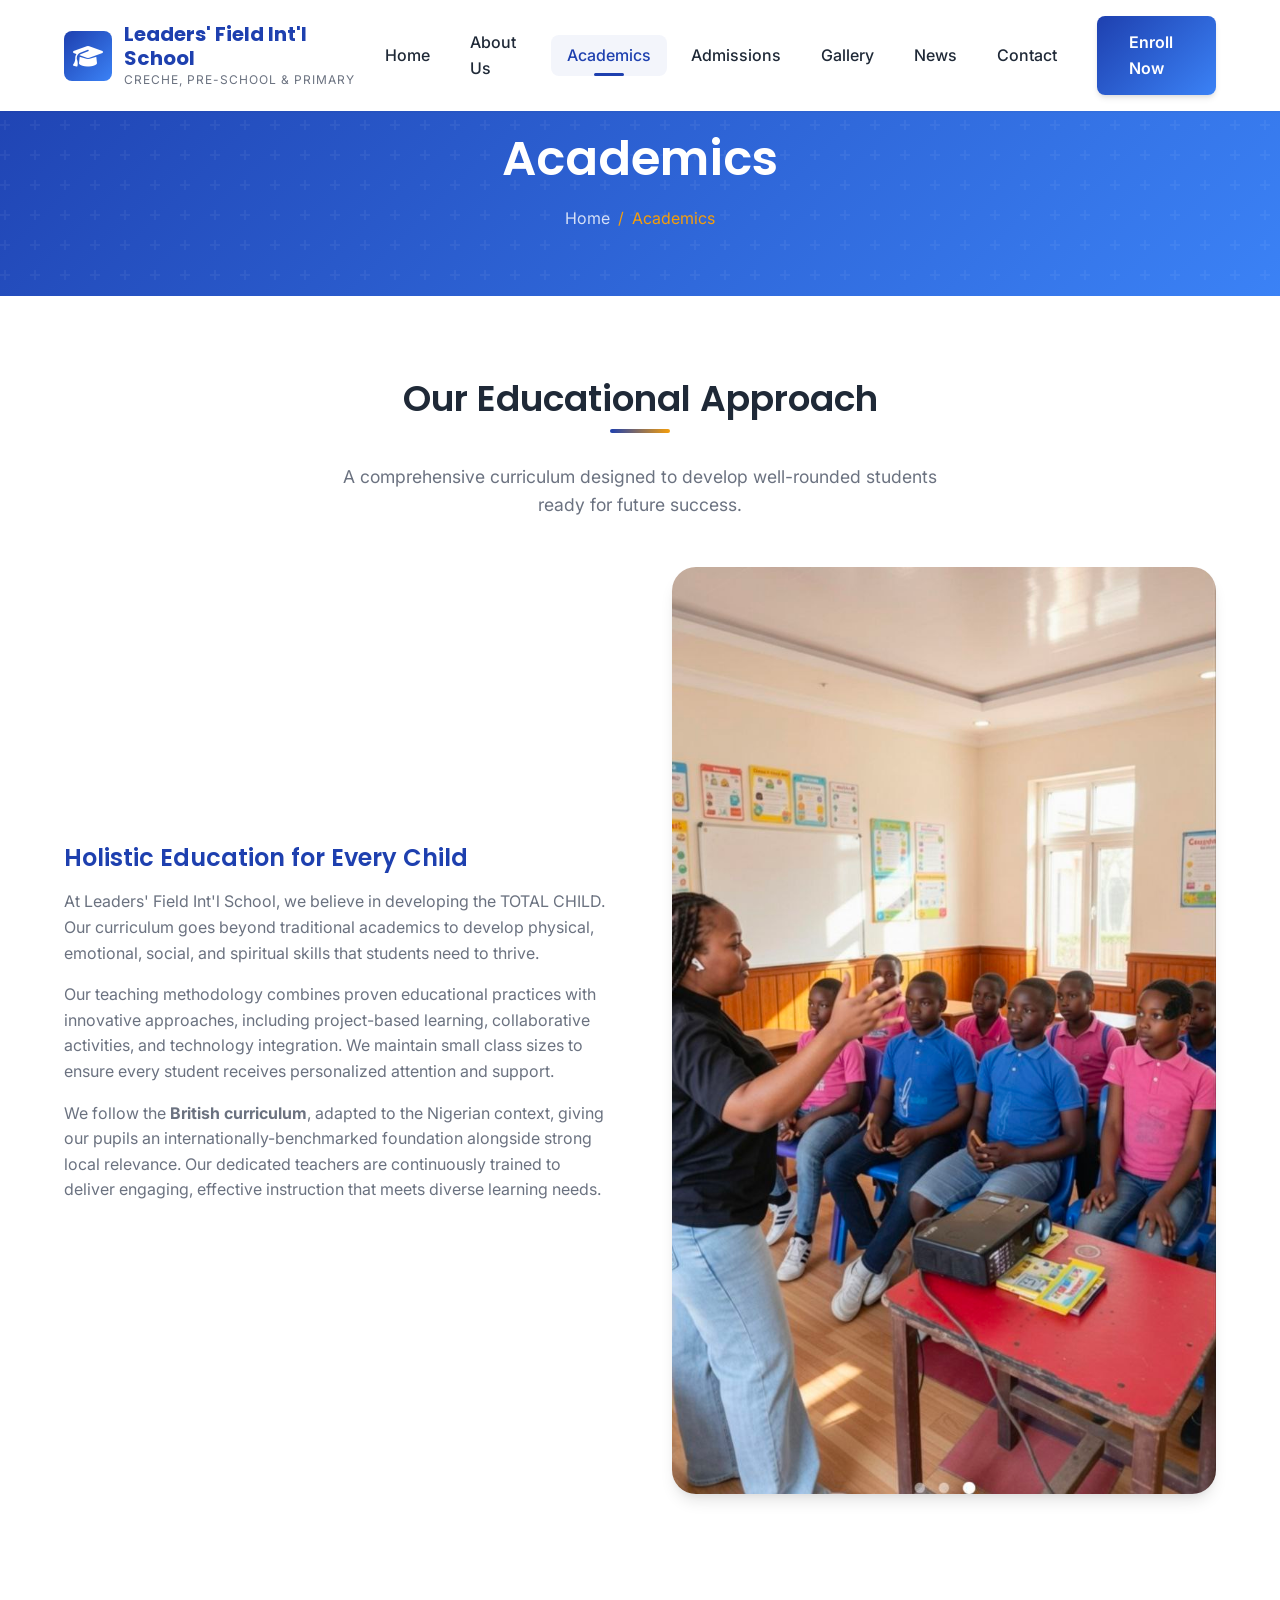
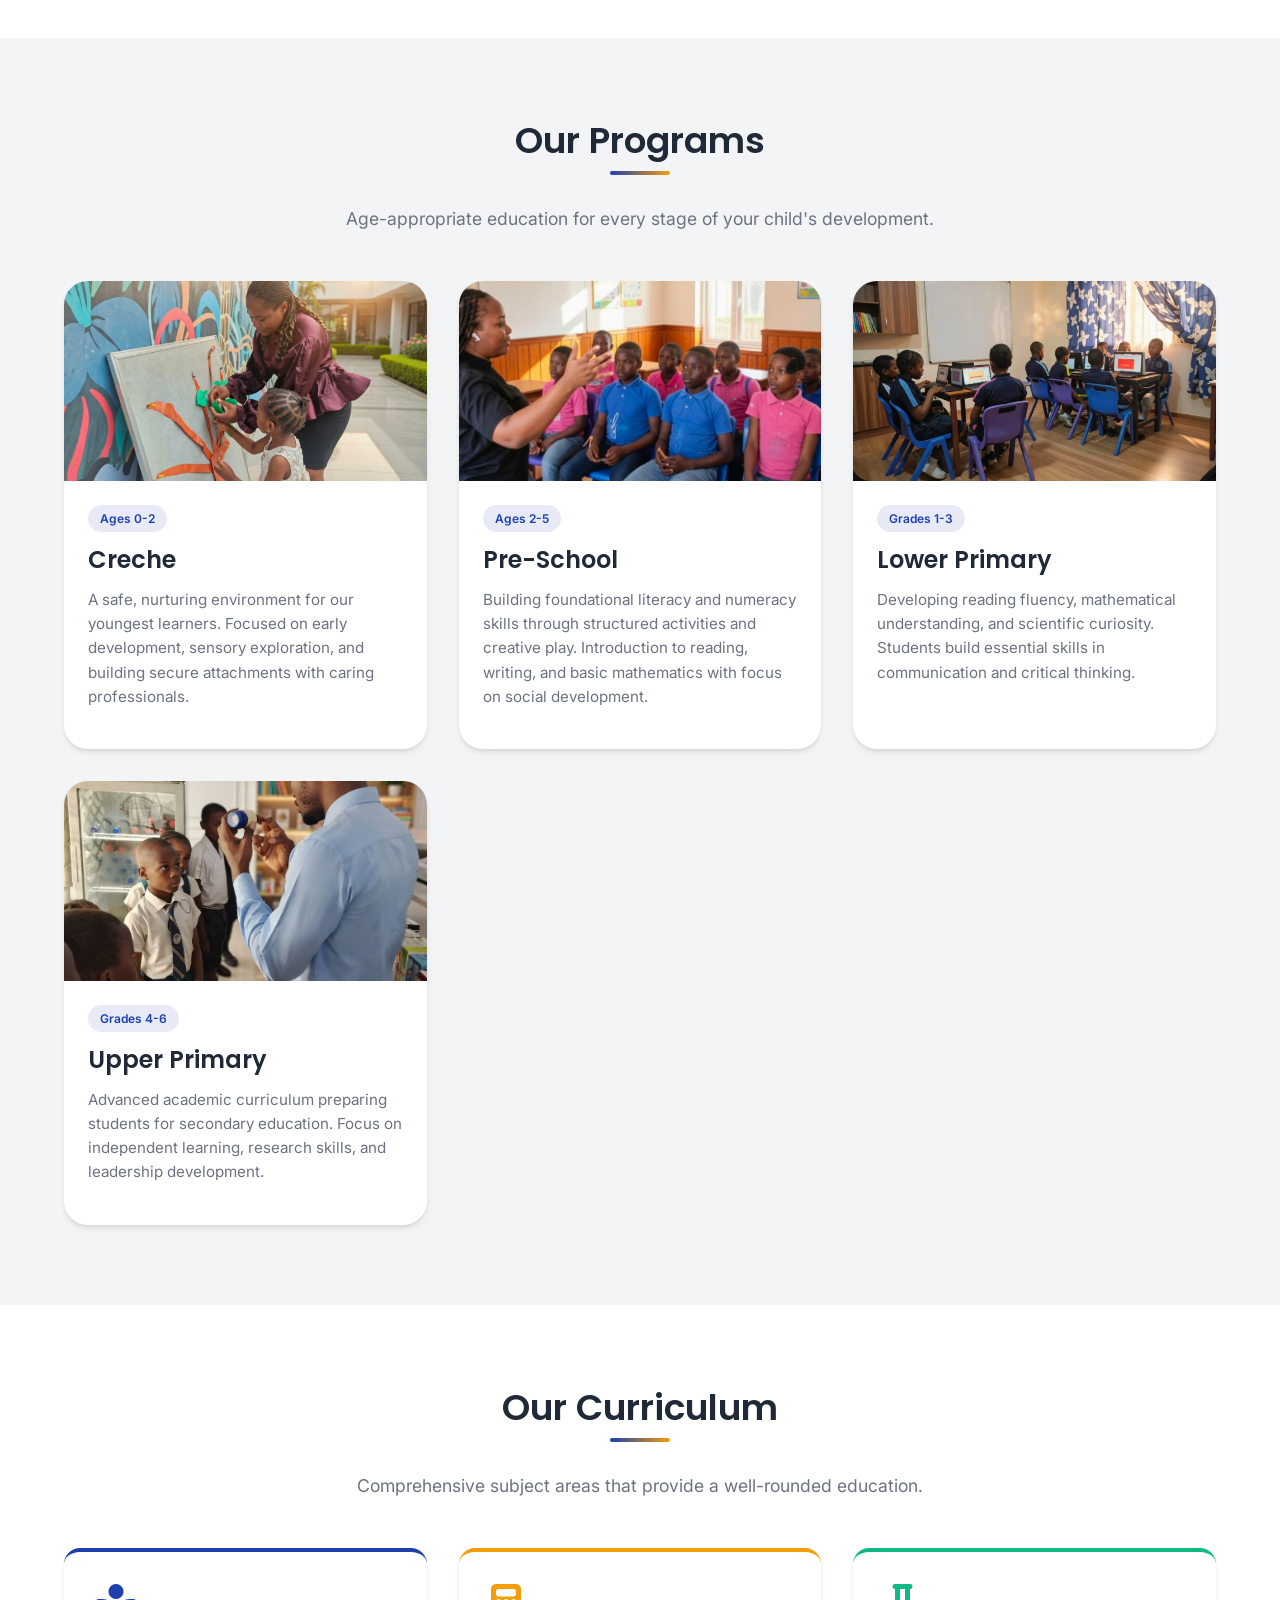
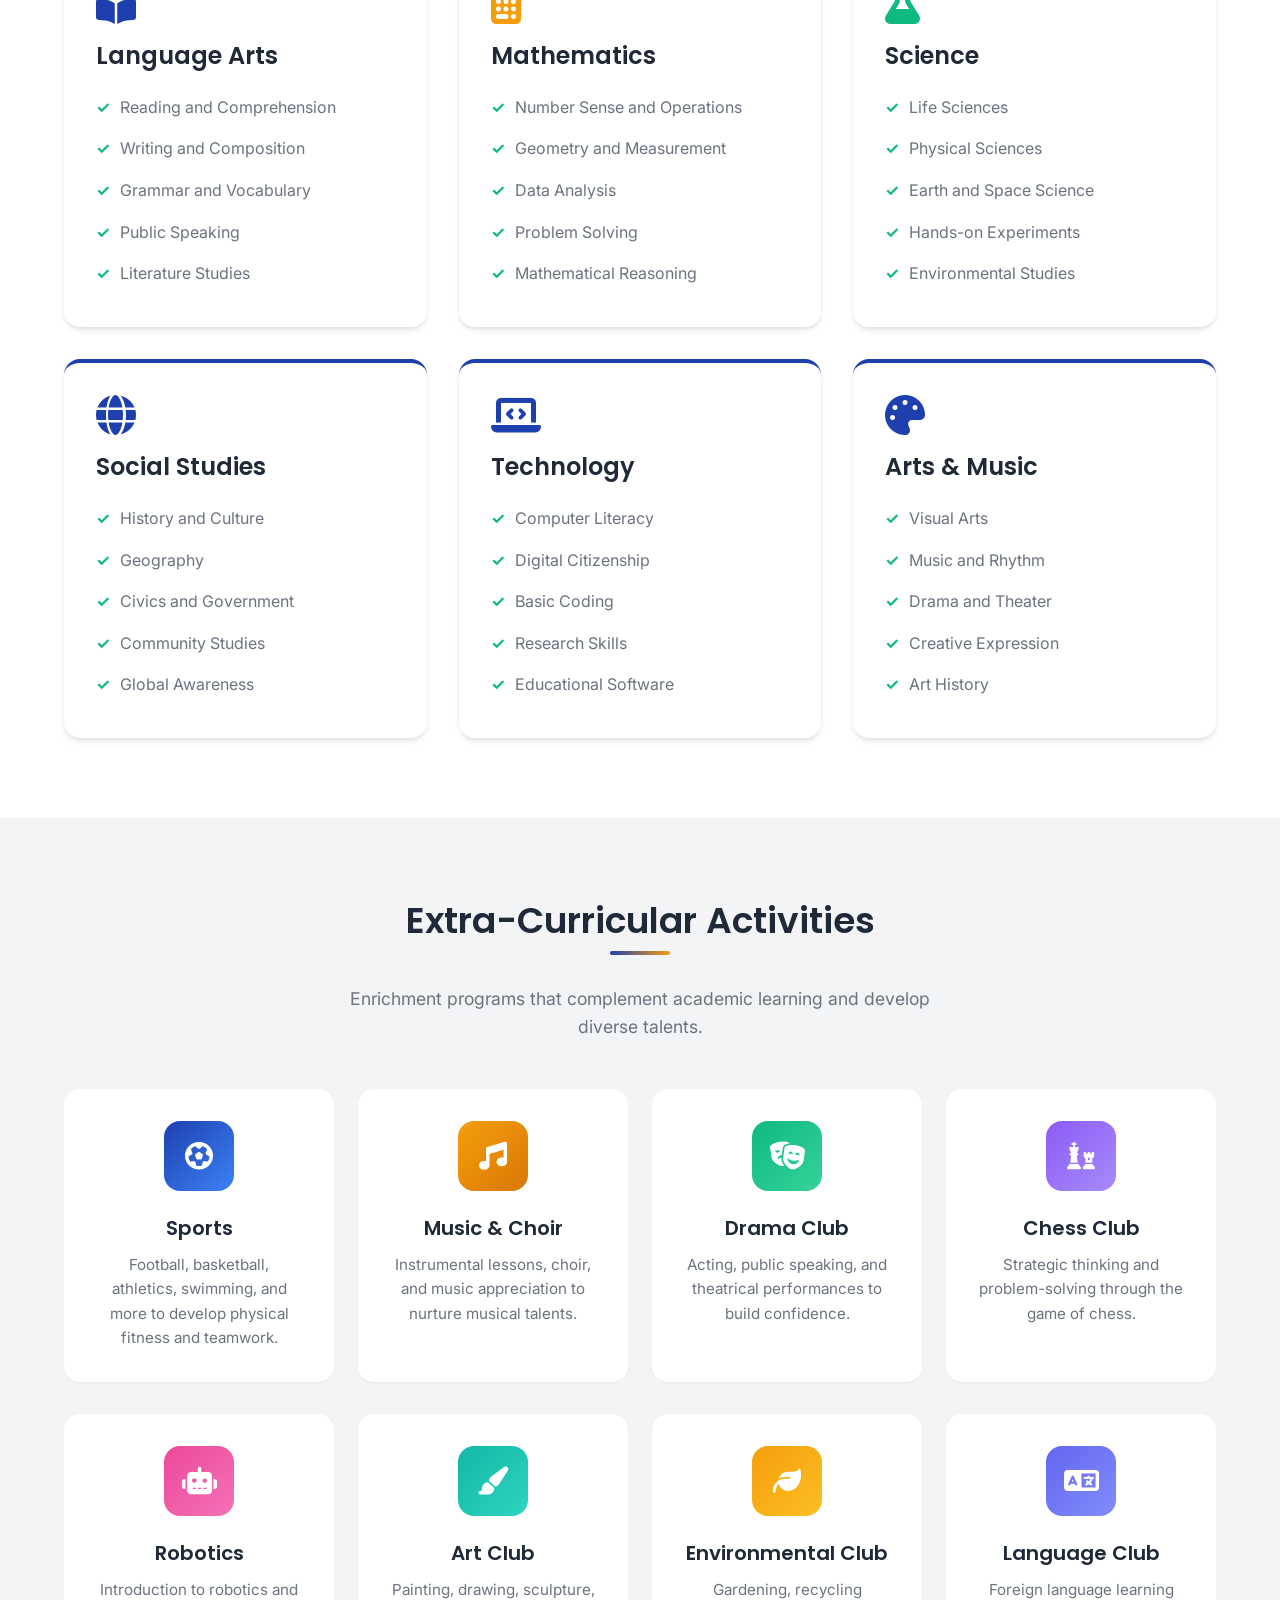
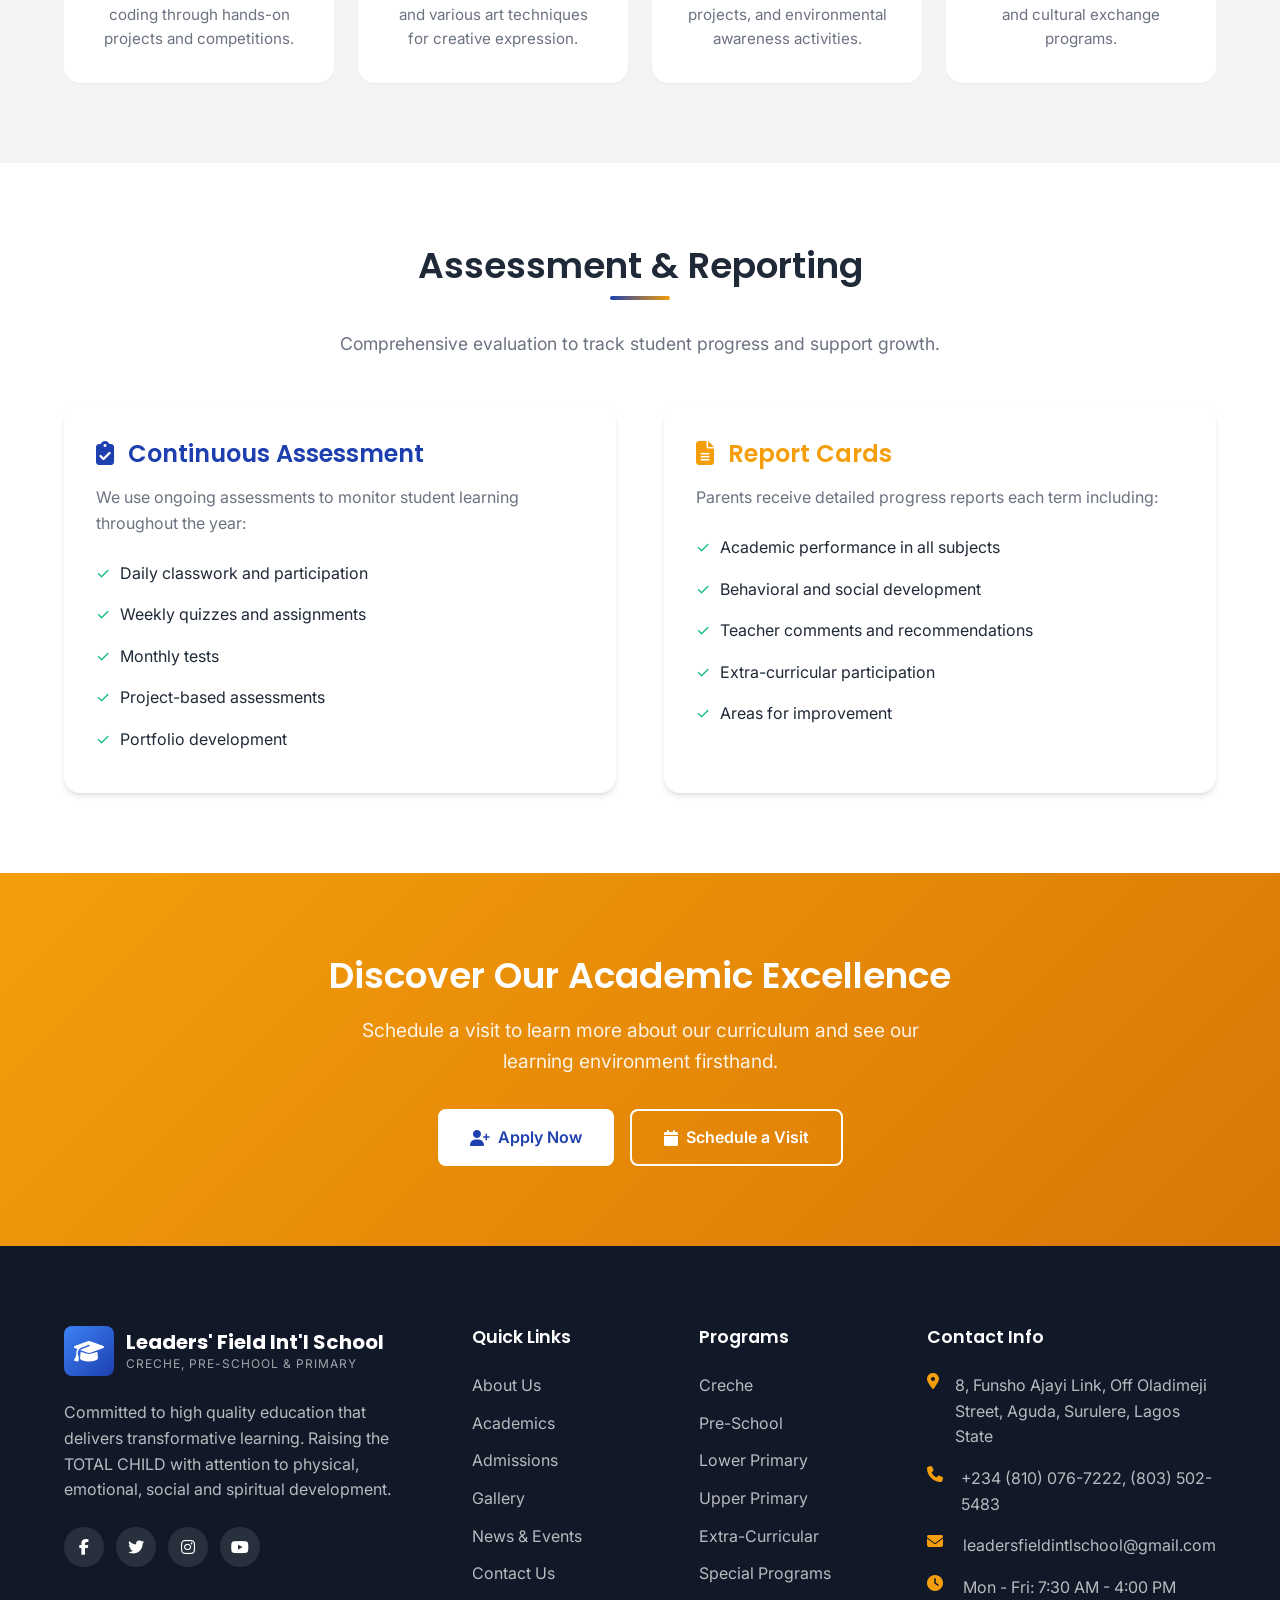
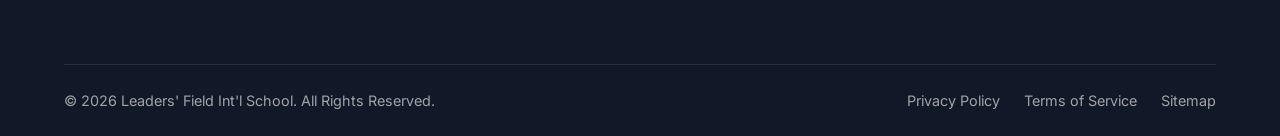
<file: academics.html>
<!DOCTYPE html>
<html lang="en">
<head>
    <meta charset="UTF-8">
    <meta name="viewport" content="width=device-width, initial-scale=1.0">
    <meta name="description" content="Explore our comprehensive academic programs at Leaders' Field Int'l School - Creche, Pre-School & Primary education.">

    <!-- Open Graph -->
    <meta property="og:title" content="Academics - Leaders' Field Int'l School">
    <meta property="og:description" content="Our British-curriculum academic programs - Creche, Pre-School & Primary education.">
    <meta property="og:type" content="website">
    <meta property="og:url" content="https://REPLACE-WITH-YOUR-DOMAIN.com/academics.html">
    <meta property="og:image" content="https://REPLACE-WITH-YOUR-DOMAIN.com/images/computer-room.jpg">
    <meta name="twitter:card" content="summary_large_image">

    <title>Academics - Leaders' Field Int'l School</title>
    
    <!-- Favicon -->
    <link rel="icon" type="image/png" href="data:image/svg+xml,<svg xmlns='http://www.w3.org/2000/svg' viewBox='0 0 100 100'><text y='.9em' font-size='90'>🎓</text></svg>">
    
    <!-- Google Fonts -->
    <link rel="preconnect" href="https://fonts.googleapis.com">
    <link rel="preconnect" href="https://fonts.gstatic.com" crossorigin>
    <link href="https://fonts.googleapis.com/css2?family=Inter:wght@400;500;600;700&family=Poppins:wght@400;500;600;700;800&display=swap" rel="stylesheet">
    
    <!-- Font Awesome Icons -->
    <link rel="stylesheet" href="https://cdnjs.cloudflare.com/ajax/libs/font-awesome/6.4.2/css/all.min.css">
    
    <!-- Stylesheets -->
    <link rel="stylesheet" href="css/style.css">
    <link rel="stylesheet" href="css/responsive.css">
</head>
<body>
    <!-- Header -->
    <header class="header">
        <div class="container">
            <a href="index.html" class="logo">
                <div class="logo-icon">
                    <i class="fas fa-graduation-cap"></i>
                </div>
                <div class="logo-text">
                    <span class="school-name">Leaders' Field Int'l School</span>
                    <span class="tagline">Creche, Pre-School & Primary</span>
                </div>
            </a>
            
            <nav class="nav-menu">
                <a href="index.html" class="nav-link">Home</a>
                <a href="about.html" class="nav-link">About Us</a>
                <a href="academics.html" class="nav-link active">Academics</a>
                <a href="admissions.html" class="nav-link">Admissions</a>
                <a href="gallery.html" class="nav-link">Gallery</a>
                <a href="news.html" class="nav-link">News</a>
                <a href="contact.html" class="nav-link">Contact</a>
                <div class="nav-cta">
                    <a href="admissions.html" class="btn btn-primary">Enroll Now</a>
                </div>
            </nav>
            
            <button class="mobile-menu-toggle" aria-label="Toggle Menu">
                <span></span>
                <span></span>
                <span></span>
            </button>
        </div>
    </header>
    
    <!-- Page Header -->
    <section class="page-header">
        <div class="container">
            <h1>Academics</h1>
            <div class="breadcrumb">
                <a href="index.html">Home</a>
                <span>/</span>
                <span>Academics</span>
            </div>
        </div>
    </section>
    
    <!-- Academic Overview -->
    <section class="section">
        <div class="container">
            <div class="section-header">
                <h2>Our Educational Approach</h2>
                <p>A comprehensive curriculum designed to develop well-rounded students ready for future success.</p>
            </div>
            
            <div class="grid-2-col" style="gap: 4rem; align-items: center; margin-bottom: 4rem;">
                <div>
                    <h3 style="margin-bottom: 1rem; color: var(--primary-color);">Holistic Education for Every Child</h3>
                    <p>
                        At Leaders' Field Int'l School, we believe in developing the TOTAL CHILD. Our curriculum goes beyond traditional academics to develop physical, emotional, social, and spiritual skills that students need to thrive.
                    </p>
                    <p>
                        Our teaching methodology combines proven educational practices with innovative approaches, including project-based learning, collaborative activities, and technology integration. We maintain small class sizes to ensure every student receives personalized attention and support.
                    </p>
                    <p>
                        We follow the <strong>British curriculum</strong>, adapted to the Nigerian context, giving our pupils an internationally-benchmarked foundation alongside strong local relevance. Our dedicated teachers are continuously trained to deliver engaging, effective instruction that meets diverse learning needs.
                    </p>
                </div>
                <div>
                    <img src="./images/teacher-teaching.jpg" alt="Students learning" style="border-radius: var(--radius-xl); box-shadow: var(--shadow-lg); width: 100%;">
                </div>
            </div>
        </div>
    </section>
    
    <!-- Grade Levels -->
    <section class="section bg-light">
        <div class="container">
            <div class="section-header">
                <h2>Our Programs</h2>
                <p>Age-appropriate education for every stage of your child's development.</p>
            </div>
            
            <div class="programs-grid">
                <div class="program-card">
                    <div class="program-image">
                        <img src="./images/painting.jpg" alt="Creche Program">
                    </div>
                    <div class="program-content">
                        <span class="program-level">Ages 0-2</span>
                        <h3>Creche</h3>
                        <p>A safe, nurturing environment for our youngest learners. Focused on early development, sensory exploration, and building secure attachments with caring professionals.</p>
                    </div>
                </div>
                
                <div class="program-card">
                    <div class="program-image">
                        <img src="./images/teacher-teaching.jpg" alt="Pre-School">
                    </div>
                    <div class="program-content">
                        <span class="program-level">Ages 2-5</span>
                        <h3>Pre-School</h3>
                        <p>Building foundational literacy and numeracy skills through structured activities and creative play. Introduction to reading, writing, and basic mathematics with focus on social development.</p>
                    </div>
                </div>
                
                <div class="program-card">
                    <div class="program-image">
                        <img src="./images/computer-room.jpg" alt="Lower Primary">
                    </div>
                    <div class="program-content">
                        <span class="program-level">Grades 1-3</span>
                        <h3>Lower Primary</h3>
                        <p>Developing reading fluency, mathematical understanding, and scientific curiosity. Students build essential skills in communication and critical thinking.</p>
                    </div>
                </div>
                
                <div class="program-card">
                    <div class="program-image">
                        <img src="./images/science-day.jpg" alt="Upper Primary">
                    </div>
                    <div class="program-content">
                        <span class="program-level">Grades 4-6</span>
                        <h3>Upper Primary</h3>
                        <p>Advanced academic curriculum preparing students for secondary education. Focus on independent learning, research skills, and leadership development.</p>
                    </div>
                </div>
            </div>
        </div>
    </section>
    
    <!-- Curriculum Areas -->
    <section class="section">
        <div class="container">
            <div class="section-header">
                <h2>Our Curriculum</h2>
                <p>Comprehensive subject areas that provide a well-rounded education.</p>
            </div>
            
            <div class="curriculum-grid">
                <div class="curriculum-card">
                    <i class="fas fa-book-reader"></i>
                    <h3>Language Arts</h3>
                    <ul>
                        <li>Reading and Comprehension</li>
                        <li>Writing and Composition</li>
                        <li>Grammar and Vocabulary</li>
                        <li>Public Speaking</li>
                        <li>Literature Studies</li>
                    </ul>
                </div>
                
                <div class="curriculum-card">
                    <i class="fas fa-calculator"></i>
                    <h3>Mathematics</h3>
                    <ul>
                        <li>Number Sense and Operations</li>
                        <li>Geometry and Measurement</li>
                        <li>Data Analysis</li>
                        <li>Problem Solving</li>
                        <li>Mathematical Reasoning</li>
                    </ul>
                </div>
                
                <div class="curriculum-card">
                    <i class="fas fa-flask"></i>
                    <h3>Science</h3>
                    <ul>
                        <li>Life Sciences</li>
                        <li>Physical Sciences</li>
                        <li>Earth and Space Science</li>
                        <li>Hands-on Experiments</li>
                        <li>Environmental Studies</li>
                    </ul>
                </div>
                
                <div class="curriculum-card">
                    <i class="fas fa-globe"></i>
                    <h3>Social Studies</h3>
                    <ul>
                        <li>History and Culture</li>
                        <li>Geography</li>
                        <li>Civics and Government</li>
                        <li>Community Studies</li>
                        <li>Global Awareness</li>
                    </ul>
                </div>
                
                <div class="curriculum-card">
                    <i class="fas fa-laptop-code"></i>
                    <h3>Technology</h3>
                    <ul>
                        <li>Computer Literacy</li>
                        <li>Digital Citizenship</li>
                        <li>Basic Coding</li>
                        <li>Research Skills</li>
                        <li>Educational Software</li>
                    </ul>
                </div>
                
                <div class="curriculum-card">
                    <i class="fas fa-palette"></i>
                    <h3>Arts & Music</h3>
                    <ul>
                        <li>Visual Arts</li>
                        <li>Music and Rhythm</li>
                        <li>Drama and Theater</li>
                        <li>Creative Expression</li>
                        <li>Art History</li>
                    </ul>
                </div>
            </div>
        </div>
    </section>
    
    <!-- Extra-Curricular -->
    <section class="section bg-light">
        <div class="container">
            <div class="section-header">
                <h2>Extra-Curricular Activities</h2>
                <p>Enrichment programs that complement academic learning and develop diverse talents.</p>
            </div>
            
            <div class="features-grid">
                <div class="feature-card">
                    <div class="feature-icon">
                        <i class="fas fa-futbol"></i>
                    </div>
                    <h3>Sports</h3>
                    <p>Football, basketball, athletics, swimming, and more to develop physical fitness and teamwork.</p>
                </div>
                
                <div class="feature-card">
                    <div class="feature-icon" style="background: linear-gradient(135deg, var(--secondary-color), var(--secondary-dark));">
                        <i class="fas fa-music"></i>
                    </div>
                    <h3>Music & Choir</h3>
                    <p>Instrumental lessons, choir, and music appreciation to nurture musical talents.</p>
                </div>
                
                <div class="feature-card">
                    <div class="feature-icon" style="background: linear-gradient(135deg, var(--accent-color), var(--accent-light));">
                        <i class="fas fa-theater-masks"></i>
                    </div>
                    <h3>Drama Club</h3>
                    <p>Acting, public speaking, and theatrical performances to build confidence.</p>
                </div>
                
                <div class="feature-card">
                    <div class="feature-icon" style="background: linear-gradient(135deg, #8b5cf6, #a78bfa);">
                        <i class="fas fa-chess"></i>
                    </div>
                    <h3>Chess Club</h3>
                    <p>Strategic thinking and problem-solving through the game of chess.</p>
                </div>
            </div>
            
            <div class="features-grid" style="margin-top: 2rem;">
                <div class="feature-card">
                    <div class="feature-icon" style="background: linear-gradient(135deg, #ec4899, #f472b6);">
                        <i class="fas fa-robot"></i>
                    </div>
                    <h3>Robotics</h3>
                    <p>Introduction to robotics and coding through hands-on projects and competitions.</p>
                </div>
                
                <div class="feature-card">
                    <div class="feature-icon" style="background: linear-gradient(135deg, #14b8a6, #2dd4bf);">
                        <i class="fas fa-paint-brush"></i>
                    </div>
                    <h3>Art Club</h3>
                    <p>Painting, drawing, sculpture, and various art techniques for creative expression.</p>
                </div>
                
                <div class="feature-card">
                    <div class="feature-icon" style="background: linear-gradient(135deg, #f59e0b, #fbbf24);">
                        <i class="fas fa-leaf"></i>
                    </div>
                    <h3>Environmental Club</h3>
                    <p>Gardening, recycling projects, and environmental awareness activities.</p>
                </div>
                
                <div class="feature-card">
                    <div class="feature-icon" style="background: linear-gradient(135deg, #6366f1, #818cf8);">
                        <i class="fas fa-language"></i>
                    </div>
                    <h3>Language Club</h3>
                    <p>Foreign language learning and cultural exchange programs.</p>
                </div>
            </div>
        </div>
    </section>
    
    <!-- Assessment -->
    <section class="section">
        <div class="container">
            <div class="section-header">
                <h2>Assessment & Reporting</h2>
                <p>Comprehensive evaluation to track student progress and support growth.</p>
            </div>
            
            <div class="grid-2-col" style="gap: 3rem;">
                <div style="background: white; padding: 2rem; border-radius: var(--radius-lg); box-shadow: var(--shadow-md);">
                    <h3 style="color: var(--primary-color); margin-bottom: 1rem;">
                        <i class="fas fa-clipboard-check" style="margin-right: 0.5rem;"></i>
                        Continuous Assessment
                    </h3>
                    <p>We use ongoing assessments to monitor student learning throughout the year:</p>
                    <ul style="margin-top: 1rem;">
                        <li style="padding: 0.5rem 0; padding-left: 1.5rem; position: relative;"><span style="position: absolute; left: 0; color: var(--accent-color);">✓</span> Daily classwork and participation</li>
                        <li style="padding: 0.5rem 0; padding-left: 1.5rem; position: relative;"><span style="position: absolute; left: 0; color: var(--accent-color);">✓</span> Weekly quizzes and assignments</li>
                        <li style="padding: 0.5rem 0; padding-left: 1.5rem; position: relative;"><span style="position: absolute; left: 0; color: var(--accent-color);">✓</span> Monthly tests</li>
                        <li style="padding: 0.5rem 0; padding-left: 1.5rem; position: relative;"><span style="position: absolute; left: 0; color: var(--accent-color);">✓</span> Project-based assessments</li>
                        <li style="padding: 0.5rem 0; padding-left: 1.5rem; position: relative;"><span style="position: absolute; left: 0; color: var(--accent-color);">✓</span> Portfolio development</li>
                    </ul>
                </div>
                
                <div style="background: white; padding: 2rem; border-radius: var(--radius-lg); box-shadow: var(--shadow-md);">
                    <h3 style="color: var(--secondary-color); margin-bottom: 1rem;">
                        <i class="fas fa-file-alt" style="margin-right: 0.5rem;"></i>
                        Report Cards
                    </h3>
                    <p>Parents receive detailed progress reports each term including:</p>
                    <ul style="margin-top: 1rem;">
                        <li style="padding: 0.5rem 0; padding-left: 1.5rem; position: relative;"><span style="position: absolute; left: 0; color: var(--accent-color);">✓</span> Academic performance in all subjects</li>
                        <li style="padding: 0.5rem 0; padding-left: 1.5rem; position: relative;"><span style="position: absolute; left: 0; color: var(--accent-color);">✓</span> Behavioral and social development</li>
                        <li style="padding: 0.5rem 0; padding-left: 1.5rem; position: relative;"><span style="position: absolute; left: 0; color: var(--accent-color);">✓</span> Teacher comments and recommendations</li>
                        <li style="padding: 0.5rem 0; padding-left: 1.5rem; position: relative;"><span style="position: absolute; left: 0; color: var(--accent-color);">✓</span> Extra-curricular participation</li>
                        <li style="padding: 0.5rem 0; padding-left: 1.5rem; position: relative;"><span style="position: absolute; left: 0; color: var(--accent-color);">✓</span> Areas for improvement</li>
                    </ul>
                </div>
            </div>
        </div>
    </section>
    
    <!-- CTA Section -->
    <section class="cta-section">
        <div class="container">
            <h2>Discover Our Academic Excellence</h2>
            <p>Schedule a visit to learn more about our curriculum and see our learning environment firsthand.</p>
            <div class="cta-buttons">
                <a href="admissions.html" class="btn btn-white">
                    <i class="fas fa-user-plus"></i>
                    Apply Now
                </a>
                <a href="contact.html" class="btn btn-outline" style="border-color: white; color: white;">
                    <i class="fas fa-calendar"></i>
                    Schedule a Visit
                </a>
            </div>
        </div>
    </section>
    
    <!-- Footer -->
    <footer class="footer">
        <div class="container">
            <div class="footer-main">
                <div class="footer-brand">
                    <a href="index.html" class="logo">
                        <div class="logo-icon">
                            <i class="fas fa-graduation-cap"></i>
                        </div>
                        <div class="logo-text">
                            <span class="school-name">Leaders' Field Int'l School</span>
                            <span class="tagline">Creche, Pre-School & Primary</span>
                        </div>
                    </a>
                    <p>Committed to high quality education that delivers transformative learning. Raising the TOTAL CHILD with attention to physical, emotional, social and spiritual development.</p>
                    <div class="footer-social">
                        <a href="https://web.facebook.com/leadersfieldschool/" target="_blank" rel="noopener" aria-label="Facebook"><i class="fab fa-facebook-f"></i></a>
                        <a href="https://x.com/learnersfield" target="_blank" rel="noopener" aria-label="Twitter (X)"><i class="fab fa-twitter"></i></a>
                        <a href="https://www.instagram.com/leadersfieldschool" target="_blank" rel="noopener" aria-label="Instagram"><i class="fab fa-instagram"></i></a>
                        <a href="https://youtube.com/@leadersfieldinternationalschoo" target="_blank" rel="noopener" aria-label="YouTube"><i class="fab fa-youtube"></i></a>
                    </div>
                </div>
                
                <div class="footer-column">
                    <h4>Quick Links</h4>
                    <ul class="footer-links">
                        <li><a href="about.html">About Us</a></li>
                        <li><a href="academics.html">Academics</a></li>
                        <li><a href="admissions.html">Admissions</a></li>
                        <li><a href="gallery.html">Gallery</a></li>
                        <li><a href="news.html">News & Events</a></li>
                        <li><a href="contact.html">Contact Us</a></li>
                    </ul>
                </div>
                
                <div class="footer-column">
                    <h4>Programs</h4>
                    <ul class="footer-links">
                        <li><a href="academics.html">Creche</a></li>
                        <li><a href="academics.html">Pre-School</a></li>
                        <li><a href="academics.html">Lower Primary</a></li>
                        <li><a href="academics.html">Upper Primary</a></li>
                        <li><a href="academics.html">Extra-Curricular</a></li>
                        <li><a href="academics.html">Special Programs</a></li>
                    </ul>
                </div>
                
                <div class="footer-column">
                    <h4>Contact Info</h4>
                    <div class="footer-contact-item">
                        <i class="fas fa-map-marker-alt"></i>
                        <span>8, Funsho Ajayi Link, Off Oladimeji Street, Aguda, Surulere, Lagos State</span>
                    </div>
                    <div class="footer-contact-item">
                        <i class="fas fa-phone"></i>
                        <span>+234 (810) 076-7222, (803) 502-5483</span>
                    </div>
                    <div class="footer-contact-item">
                        <i class="fas fa-envelope"></i>
                        <span>leadersfieldintlschool@gmail.com</span>
                    </div>
                    <div class="footer-contact-item">
                        <i class="fas fa-clock"></i>
                        <span>Mon - Fri: 7:30 AM - 4:00 PM</span>
                    </div>
                </div>
            </div>

            <div class="footer-bottom">
                <p>&copy; 2026 Leaders' Field Int'l School. All Rights Reserved.</p>
                <div class="footer-bottom-links">
                    <a href="privacy.html">Privacy Policy</a>
                    <a href="terms.html">Terms of Service</a>
                    <a href="sitemap.html">Sitemap</a>
                </div>
            </div>
        </div>
    </footer>
    
    <!-- Scroll to Top Button -->
    <button class="scroll-top" aria-label="Scroll to top">
        <i class="fas fa-arrow-up"></i>
    </button>
    
    <!-- JavaScript -->
    <script src="js/main.js"></script>
</body>
</html>
</file>
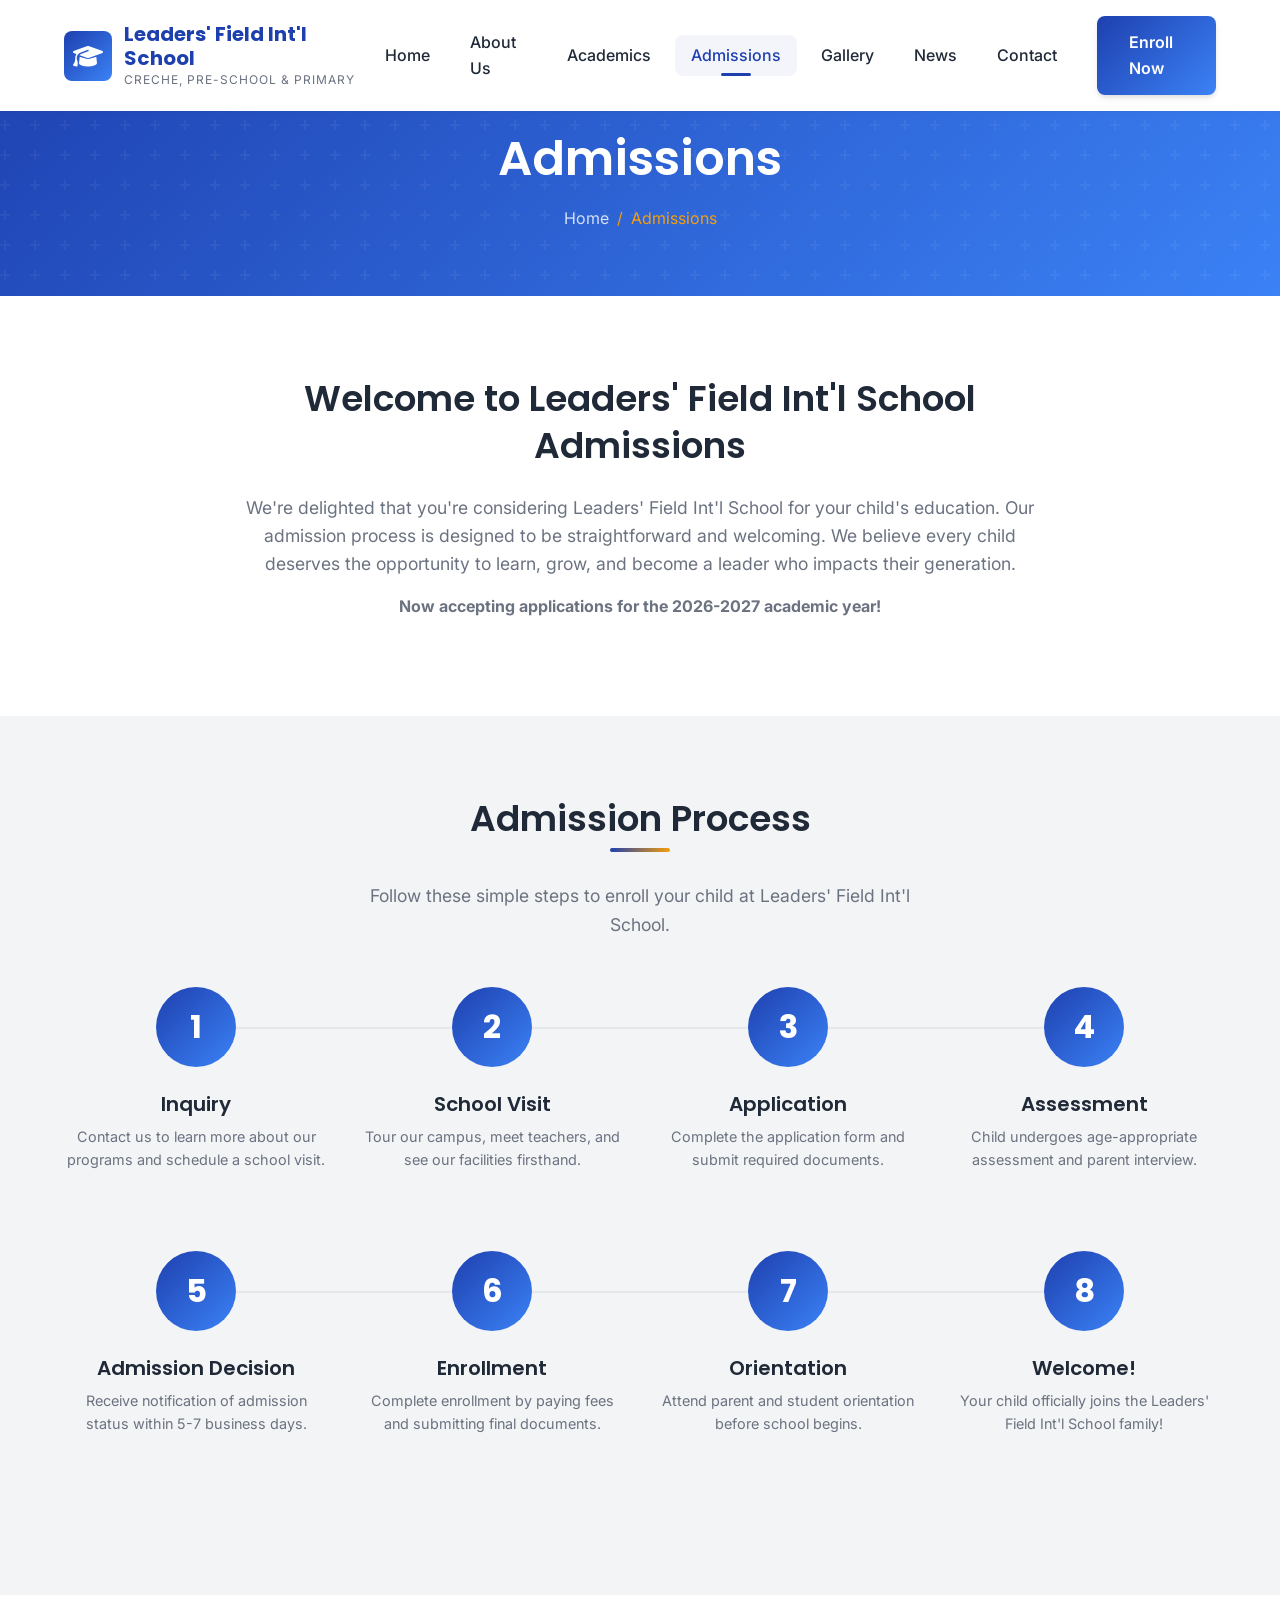
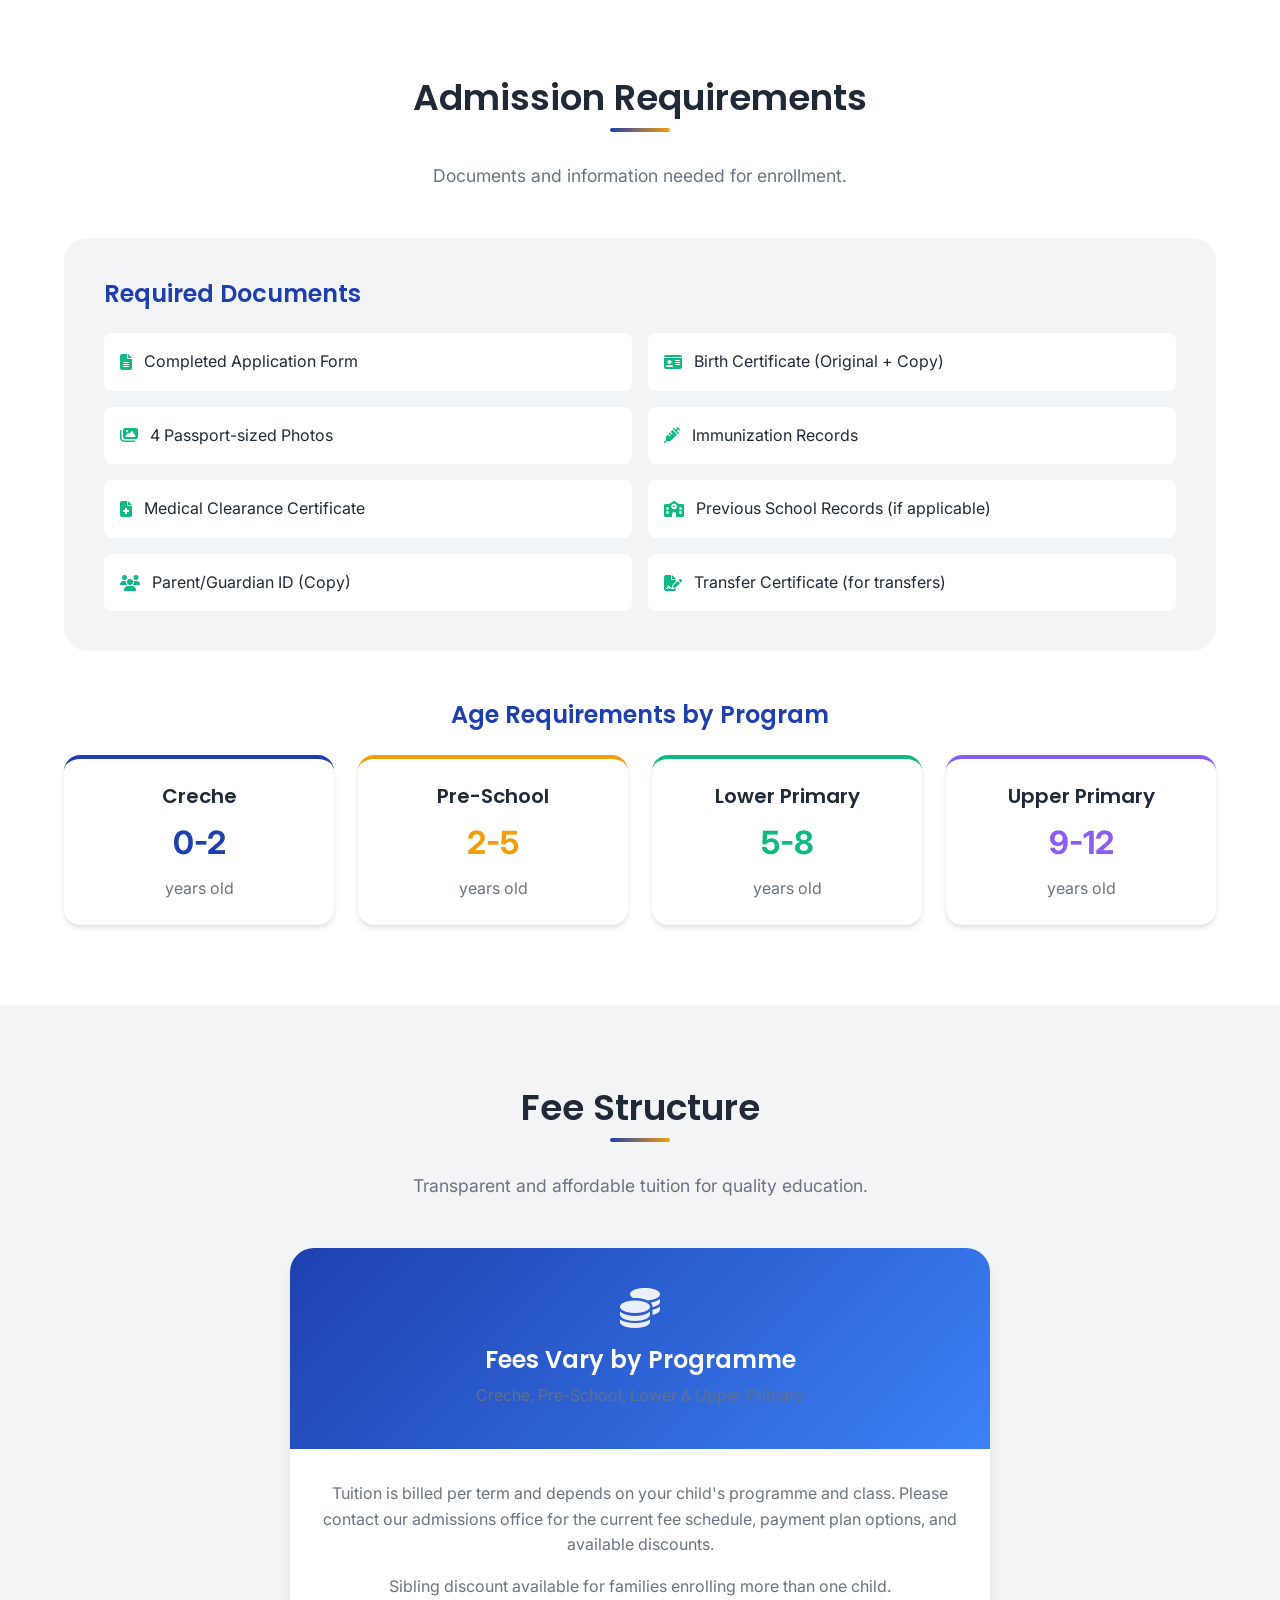
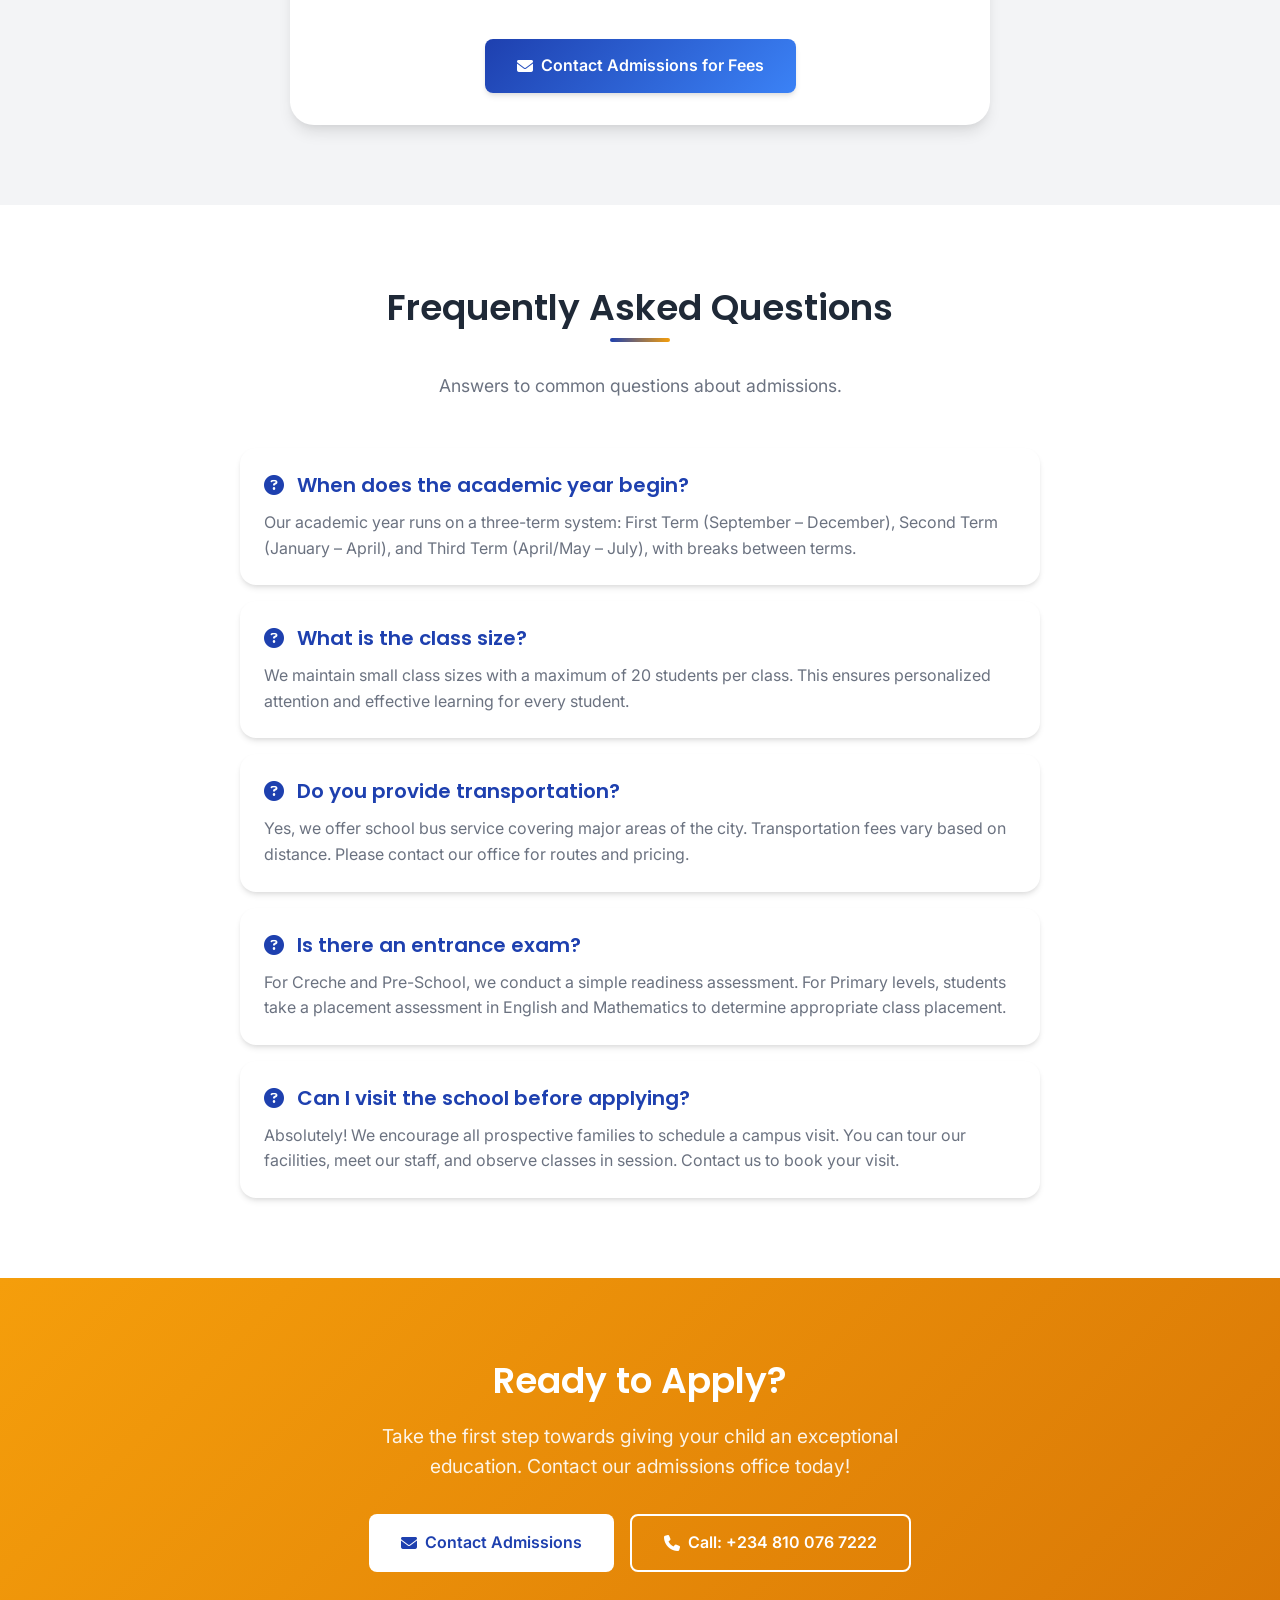
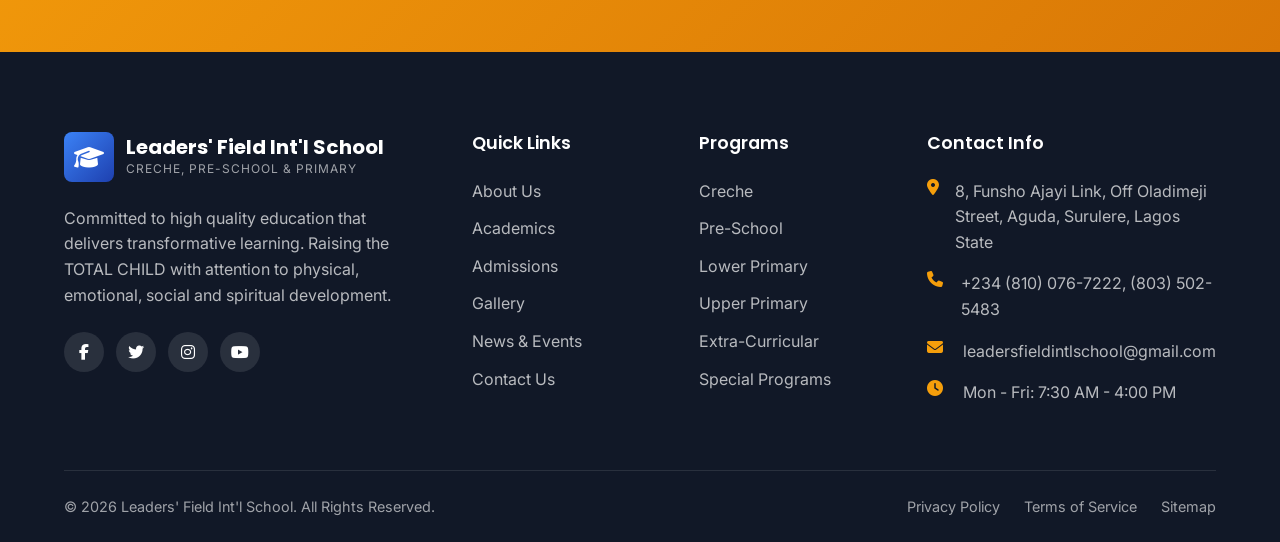
<file: admissions.html>
<!DOCTYPE html>
<html lang="en">
<head>
    <meta charset="UTF-8">
    <meta name="viewport" content="width=device-width, initial-scale=1.0">
    <meta name="description" content="Apply for admission at Leaders' Field Int'l School. Learn about our admission process, requirements, and how to enroll your child.">

    <!-- Open Graph -->
    <meta property="og:title" content="Admissions - Leaders' Field Int'l School">
    <meta property="og:description" content="Our admission process, requirements, and how to enroll your child.">
    <meta property="og:type" content="website">
    <meta property="og:url" content="https://REPLACE-WITH-YOUR-DOMAIN.com/admissions.html">
    <meta property="og:image" content="https://REPLACE-WITH-YOUR-DOMAIN.com/images/student.jpg">
    <meta name="twitter:card" content="summary_large_image">

    <title>Admissions - Leaders' Field Int'l School</title>
    
    <!-- Favicon -->
    <link rel="icon" type="image/png" href="data:image/svg+xml,<svg xmlns='http://www.w3.org/2000/svg' viewBox='0 0 100 100'><text y='.9em' font-size='90'>🎓</text></svg>">
    
    <!-- Google Fonts -->
    <link rel="preconnect" href="https://fonts.googleapis.com">
    <link rel="preconnect" href="https://fonts.gstatic.com" crossorigin>
    <link href="https://fonts.googleapis.com/css2?family=Inter:wght@400;500;600;700&family=Poppins:wght@400;500;600;700;800&display=swap" rel="stylesheet">
    
    <!-- Font Awesome Icons -->
    <link rel="stylesheet" href="https://cdnjs.cloudflare.com/ajax/libs/font-awesome/6.4.2/css/all.min.css">
    
    <!-- Stylesheets -->
    <link rel="stylesheet" href="css/style.css">
    <link rel="stylesheet" href="css/responsive.css">
</head>
<body>
    <!-- Header -->
    <header class="header">
        <div class="container">
            <a href="index.html" class="logo">
                <div class="logo-icon">
                    <i class="fas fa-graduation-cap"></i>
                </div>
                <div class="logo-text">
                    <span class="school-name">Leaders' Field Int'l School</span>
                    <span class="tagline">Creche, Pre-School & Primary</span>
                </div>
            </a>
            
            <nav class="nav-menu">
                <a href="index.html" class="nav-link">Home</a>
                <a href="about.html" class="nav-link">About Us</a>
                <a href="academics.html" class="nav-link">Academics</a>
                <a href="admissions.html" class="nav-link active">Admissions</a>
                <a href="gallery.html" class="nav-link">Gallery</a>
                <a href="news.html" class="nav-link">News</a>
                <a href="contact.html" class="nav-link">Contact</a>
                <div class="nav-cta">
                    <a href="admissions.html" class="btn btn-primary">Enroll Now</a>
                </div>
            </nav>
            
            <button class="mobile-menu-toggle" aria-label="Toggle Menu">
                <span></span>
                <span></span>
                <span></span>
            </button>
        </div>
    </header>
    
    <!-- Page Header -->
    <section class="page-header">
        <div class="container">
            <h1>Admissions</h1>
            <div class="breadcrumb">
                <a href="index.html">Home</a>
                <span>/</span>
                <span>Admissions</span>
            </div>
        </div>
    </section>
    
    <!-- Welcome Message -->
    <section class="section">
        <div class="container">
            <div style="text-align: center; max-width: 800px; margin: 0 auto;">
                <h2>Welcome to Leaders' Field Int'l School Admissions</h2>
                <p style="font-size: 1.1rem; margin-top: 1.5rem;">
                    We're delighted that you're considering Leaders' Field Int'l School for your child's education. Our admission process is designed to be straightforward and welcoming. We believe every child deserves the opportunity to learn, grow, and become a leader who impacts their generation.
                </p>
                <p style="margin-top: 1rem;">
                    <strong>Now accepting applications for the 2026-2027 academic year!</strong>
                </p>
            </div>
        </div>
    </section>
    
    <!-- Admission Process -->
    <section class="section bg-light">
        <div class="container">
            <div class="section-header">
                <h2>Admission Process</h2>
                <p>Follow these simple steps to enroll your child at Leaders' Field Int'l School.</p>
            </div>
            
            <div class="admission-steps">
                <div class="step-card">
                    <div class="step-number">1</div>
                    <h4>Inquiry</h4>
                    <p>Contact us to learn more about our programs and schedule a school visit.</p>
                </div>
                
                <div class="step-card">
                    <div class="step-number">2</div>
                    <h4>School Visit</h4>
                    <p>Tour our campus, meet teachers, and see our facilities firsthand.</p>
                </div>
                
                <div class="step-card">
                    <div class="step-number">3</div>
                    <h4>Application</h4>
                    <p>Complete the application form and submit required documents.</p>
                </div>
                
                <div class="step-card">
                    <div class="step-number">4</div>
                    <h4>Assessment</h4>
                    <p>Child undergoes age-appropriate assessment and parent interview.</p>
                </div>
            </div>
            
            <div class="admission-steps" style="margin-top: 0;">
                <div class="step-card">
                    <div class="step-number">5</div>
                    <h4>Admission Decision</h4>
                    <p>Receive notification of admission status within 5-7 business days.</p>
                </div>
                
                <div class="step-card">
                    <div class="step-number">6</div>
                    <h4>Enrollment</h4>
                    <p>Complete enrollment by paying fees and submitting final documents.</p>
                </div>
                
                <div class="step-card">
                    <div class="step-number">7</div>
                    <h4>Orientation</h4>
                    <p>Attend parent and student orientation before school begins.</p>
                </div>
                
                <div class="step-card">
                    <div class="step-number">8</div>
                    <h4>Welcome!</h4>
                    <p>Your child officially joins the Leaders' Field Int'l School family!</p>
                </div>
            </div>
        </div>
    </section>
    
    <!-- Requirements -->
    <section class="section">
        <div class="container">
            <div class="section-header">
                <h2>Admission Requirements</h2>
                <p>Documents and information needed for enrollment.</p>
            </div>
            
            <div class="requirements-card">
                <h3 style="margin-bottom: 1.5rem; color: var(--primary-color);">Required Documents</h3>
                <div class="requirements-list">
                    <div class="requirement-item">
                        <i class="fas fa-file-alt"></i>
                        <span>Completed Application Form</span>
                    </div>
                    <div class="requirement-item">
                        <i class="fas fa-id-card"></i>
                        <span>Birth Certificate (Original + Copy)</span>
                    </div>
                    <div class="requirement-item">
                        <i class="fas fa-images"></i>
                        <span>4 Passport-sized Photos</span>
                    </div>
                    <div class="requirement-item">
                        <i class="fas fa-syringe"></i>
                        <span>Immunization Records</span>
                    </div>
                    <div class="requirement-item">
                        <i class="fas fa-file-medical"></i>
                        <span>Medical Clearance Certificate</span>
                    </div>
                    <div class="requirement-item">
                        <i class="fas fa-school"></i>
                        <span>Previous School Records (if applicable)</span>
                    </div>
                    <div class="requirement-item">
                        <i class="fas fa-users"></i>
                        <span>Parent/Guardian ID (Copy)</span>
                    </div>
                    <div class="requirement-item">
                        <i class="fas fa-file-signature"></i>
                        <span>Transfer Certificate (for transfers)</span>
                    </div>
                </div>
            </div>
            
            <!-- Age Requirements -->
            <div style="margin-top: 3rem;">
                <h3 style="margin-bottom: 1.5rem; color: var(--primary-color); text-align: center;">Age Requirements by Program</h3>
                <div style="display: grid; grid-template-columns: repeat(auto-fit, minmax(200px, 1fr)); gap: 1.5rem;">
                    <div style="background: white; padding: 1.5rem; border-radius: var(--radius-lg); box-shadow: var(--shadow-md); text-align: center; border-top: 4px solid var(--primary-color);">
                        <h4>Creche</h4>
                        <p style="font-size: 2rem; font-weight: 700; color: var(--primary-color); margin: 0.5rem 0;">0-2</p>
                        <p style="margin: 0; color: var(--text-light);">years old</p>
                    </div>
                    <div style="background: white; padding: 1.5rem; border-radius: var(--radius-lg); box-shadow: var(--shadow-md); text-align: center; border-top: 4px solid var(--secondary-color);">
                        <h4>Pre-School</h4>
                        <p style="font-size: 2rem; font-weight: 700; color: var(--secondary-color); margin: 0.5rem 0;">2-5</p>
                        <p style="margin: 0; color: var(--text-light);">years old</p>
                    </div>
                    <div style="background: white; padding: 1.5rem; border-radius: var(--radius-lg); box-shadow: var(--shadow-md); text-align: center; border-top: 4px solid var(--accent-color);">
                        <h4>Lower Primary</h4>
                        <p style="font-size: 2rem; font-weight: 700; color: var(--accent-color); margin: 0.5rem 0;">5-8</p>
                        <p style="margin: 0; color: var(--text-light);">years old</p>
                    </div>
                    <div style="background: white; padding: 1.5rem; border-radius: var(--radius-lg); box-shadow: var(--shadow-md); text-align: center; border-top: 4px solid #8b5cf6;">
                        <h4>Upper Primary</h4>
                        <p style="font-size: 2rem; font-weight: 700; color: #8b5cf6; margin: 0.5rem 0;">9-12</p>
                        <p style="margin: 0; color: var(--text-light);">years old</p>
                    </div>
                </div>
            </div>
        </div>
    </section>
    
    <!-- Fee Structure -->
    <section class="section bg-light">
        <div class="container">
            <div class="section-header">
                <h2>Fee Structure</h2>
                <p>Transparent and affordable tuition for quality education.</p>
            </div>

            <div style="max-width: 700px; margin: 0 auto; background: white; border-radius: var(--radius-xl); overflow: hidden; box-shadow: var(--shadow-lg); text-align: center;">
                <div style="background: linear-gradient(135deg, var(--primary-color), var(--primary-light)); padding: 2.5rem 2rem; color: white;">
                    <i class="fas fa-coins" style="font-size: 2.5rem; margin-bottom: 1rem; opacity: 0.9;"></i>
                    <h3 style="color: white; margin-bottom: 0.5rem;">Fees Vary by Programme</h3>
                    <p style="margin: 0; opacity: 0.9;">Creche, Pre-School, Lower & Upper Primary</p>
                </div>
                <div style="padding: 2rem;">
                    <p>Tuition is billed per term and depends on your child's programme and class. Please contact our admissions office for the current fee schedule, payment plan options, and available discounts.</p>
                    <p style="margin-top: 1rem;">Sibling discount available for families enrolling more than one child.</p>
                    <a href="contact.html" class="btn btn-primary" style="margin-top: 1.5rem;">
                        <i class="fas fa-envelope"></i>
                        Contact Admissions for Fees
                    </a>
                </div>
            </div>
        </div>
    </section>
    
    <!-- FAQ -->
    <section class="section">
        <div class="container">
            <div class="section-header">
                <h2>Frequently Asked Questions</h2>
                <p>Answers to common questions about admissions.</p>
            </div>
            
            <div style="max-width: 800px; margin: 0 auto;">
                <div style="background: white; border-radius: var(--radius-lg); box-shadow: var(--shadow-md); margin-bottom: 1rem; padding: 1.5rem;">
                    <h4 style="color: var(--primary-color); margin-bottom: 0.75rem;">
                        <i class="fas fa-question-circle" style="margin-right: 0.5rem;"></i>
                        When does the academic year begin?
                    </h4>
                    <p style="margin: 0; color: var(--text-light);">Our academic year runs on a three-term system: First Term (September – December), Second Term (January – April), and Third Term (April/May – July), with breaks between terms.</p>
                </div>
                
                <div style="background: white; border-radius: var(--radius-lg); box-shadow: var(--shadow-md); margin-bottom: 1rem; padding: 1.5rem;">
                    <h4 style="color: var(--primary-color); margin-bottom: 0.75rem;">
                        <i class="fas fa-question-circle" style="margin-right: 0.5rem;"></i>
                        What is the class size?
                    </h4>
                    <p style="margin: 0; color: var(--text-light);">We maintain small class sizes with a maximum of 20 students per class. This ensures personalized attention and effective learning for every student.</p>
                </div>
                
                <div style="background: white; border-radius: var(--radius-lg); box-shadow: var(--shadow-md); margin-bottom: 1rem; padding: 1.5rem;">
                    <h4 style="color: var(--primary-color); margin-bottom: 0.75rem;">
                        <i class="fas fa-question-circle" style="margin-right: 0.5rem;"></i>
                        Do you provide transportation?
                    </h4>
                    <p style="margin: 0; color: var(--text-light);">Yes, we offer school bus service covering major areas of the city. Transportation fees vary based on distance. Please contact our office for routes and pricing.</p>
                </div>
                
                <div style="background: white; border-radius: var(--radius-lg); box-shadow: var(--shadow-md); margin-bottom: 1rem; padding: 1.5rem;">
                    <h4 style="color: var(--primary-color); margin-bottom: 0.75rem;">
                        <i class="fas fa-question-circle" style="margin-right: 0.5rem;"></i>
                        Is there an entrance exam?
                    </h4>
                    <p style="margin: 0; color: var(--text-light);">For Creche and Pre-School, we conduct a simple readiness assessment. For Primary levels, students take a placement assessment in English and Mathematics to determine appropriate class placement.</p>
                </div>
                
                <div style="background: white; border-radius: var(--radius-lg); box-shadow: var(--shadow-md); padding: 1.5rem;">
                    <h4 style="color: var(--primary-color); margin-bottom: 0.75rem;">
                        <i class="fas fa-question-circle" style="margin-right: 0.5rem;"></i>
                        Can I visit the school before applying?
                    </h4>
                    <p style="margin: 0; color: var(--text-light);">Absolutely! We encourage all prospective families to schedule a campus visit. You can tour our facilities, meet our staff, and observe classes in session. Contact us to book your visit.</p>
                </div>
            </div>
        </div>
    </section>
    
    <!-- Apply Now CTA -->
    <section class="cta-section">
        <div class="container">
            <h2>Ready to Apply?</h2>
            <p>Take the first step towards giving your child an exceptional education. Contact our admissions office today!</p>
            <div class="cta-buttons">
                <a href="contact.html" class="btn btn-white">
                    <i class="fas fa-envelope"></i>
                    Contact Admissions
                </a>
                <a href="tel:+2348100767222" class="btn btn-outline" style="border-color: white; color: white;">
                    <i class="fas fa-phone"></i>
                    Call: +234 810 076 7222
                </a>
            </div>
        </div>
    </section>
    
    <!-- Footer -->
    <footer class="footer">
        <div class="container">
            <div class="footer-main">
                <div class="footer-brand">
                    <a href="index.html" class="logo">
                        <div class="logo-icon">
                            <i class="fas fa-graduation-cap"></i>
                        </div>
                        <div class="logo-text">
                            <span class="school-name">Leaders' Field Int'l School</span>
                            <span class="tagline">Creche, Pre-School & Primary</span>
                        </div>
                    </a>
                    <p>Committed to high quality education that delivers transformative learning. Raising the TOTAL CHILD with attention to physical, emotional, social and spiritual development.</p>
                    <div class="footer-social">
                        <a href="https://web.facebook.com/leadersfieldschool/" target="_blank" rel="noopener" aria-label="Facebook"><i class="fab fa-facebook-f"></i></a>
                        <a href="https://x.com/learnersfield" target="_blank" rel="noopener" aria-label="Twitter (X)"><i class="fab fa-twitter"></i></a>
                        <a href="https://www.instagram.com/leadersfieldschool" target="_blank" rel="noopener" aria-label="Instagram"><i class="fab fa-instagram"></i></a>
                        <a href="https://youtube.com/@leadersfieldinternationalschoo" target="_blank" rel="noopener" aria-label="YouTube"><i class="fab fa-youtube"></i></a>
                    </div>
                </div>
                
                <div class="footer-column">
                    <h4>Quick Links</h4>
                    <ul class="footer-links">
                        <li><a href="about.html">About Us</a></li>
                        <li><a href="academics.html">Academics</a></li>
                        <li><a href="admissions.html">Admissions</a></li>
                        <li><a href="gallery.html">Gallery</a></li>
                        <li><a href="news.html">News & Events</a></li>
                        <li><a href="contact.html">Contact Us</a></li>
                    </ul>
                </div>
                
                <div class="footer-column">
                    <h4>Programs</h4>
                    <ul class="footer-links">
                        <li><a href="academics.html">Creche</a></li>
                        <li><a href="academics.html">Pre-School</a></li>
                        <li><a href="academics.html">Lower Primary</a></li>
                        <li><a href="academics.html">Upper Primary</a></li>
                        <li><a href="academics.html">Extra-Curricular</a></li>
                        <li><a href="academics.html">Special Programs</a></li>
                    </ul>
                </div>
                
                <div class="footer-column">
                    <h4>Contact Info</h4>
                    <div class="footer-contact-item">
                        <i class="fas fa-map-marker-alt"></i>
                        <span>8, Funsho Ajayi Link, Off Oladimeji Street, Aguda, Surulere, Lagos State</span>
                    </div>
                    <div class="footer-contact-item">
                        <i class="fas fa-phone"></i>
                        <span>+234 (810) 076-7222, (803) 502-5483</span>
                    </div>
                    <div class="footer-contact-item">
                        <i class="fas fa-envelope"></i>
                        <span>leadersfieldintlschool@gmail.com</span>
                    </div>
                    <div class="footer-contact-item">
                        <i class="fas fa-clock"></i>
                        <span>Mon - Fri: 7:30 AM - 4:00 PM</span>
                    </div>
                </div>
            </div>

            <div class="footer-bottom">
                <p>&copy; 2026 Leaders' Field Int'l School. All Rights Reserved.</p>
                <div class="footer-bottom-links">
                    <a href="privacy.html">Privacy Policy</a>
                    <a href="terms.html">Terms of Service</a>
                    <a href="sitemap.html">Sitemap</a>
                </div>
            </div>
        </div>
    </footer>
    
    <!-- Scroll to Top Button -->
    <button class="scroll-top" aria-label="Scroll to top">
        <i class="fas fa-arrow-up"></i>
    </button>
    
    <!-- JavaScript -->
    <script src="js/main.js"></script>
</body>
</html>
</file>
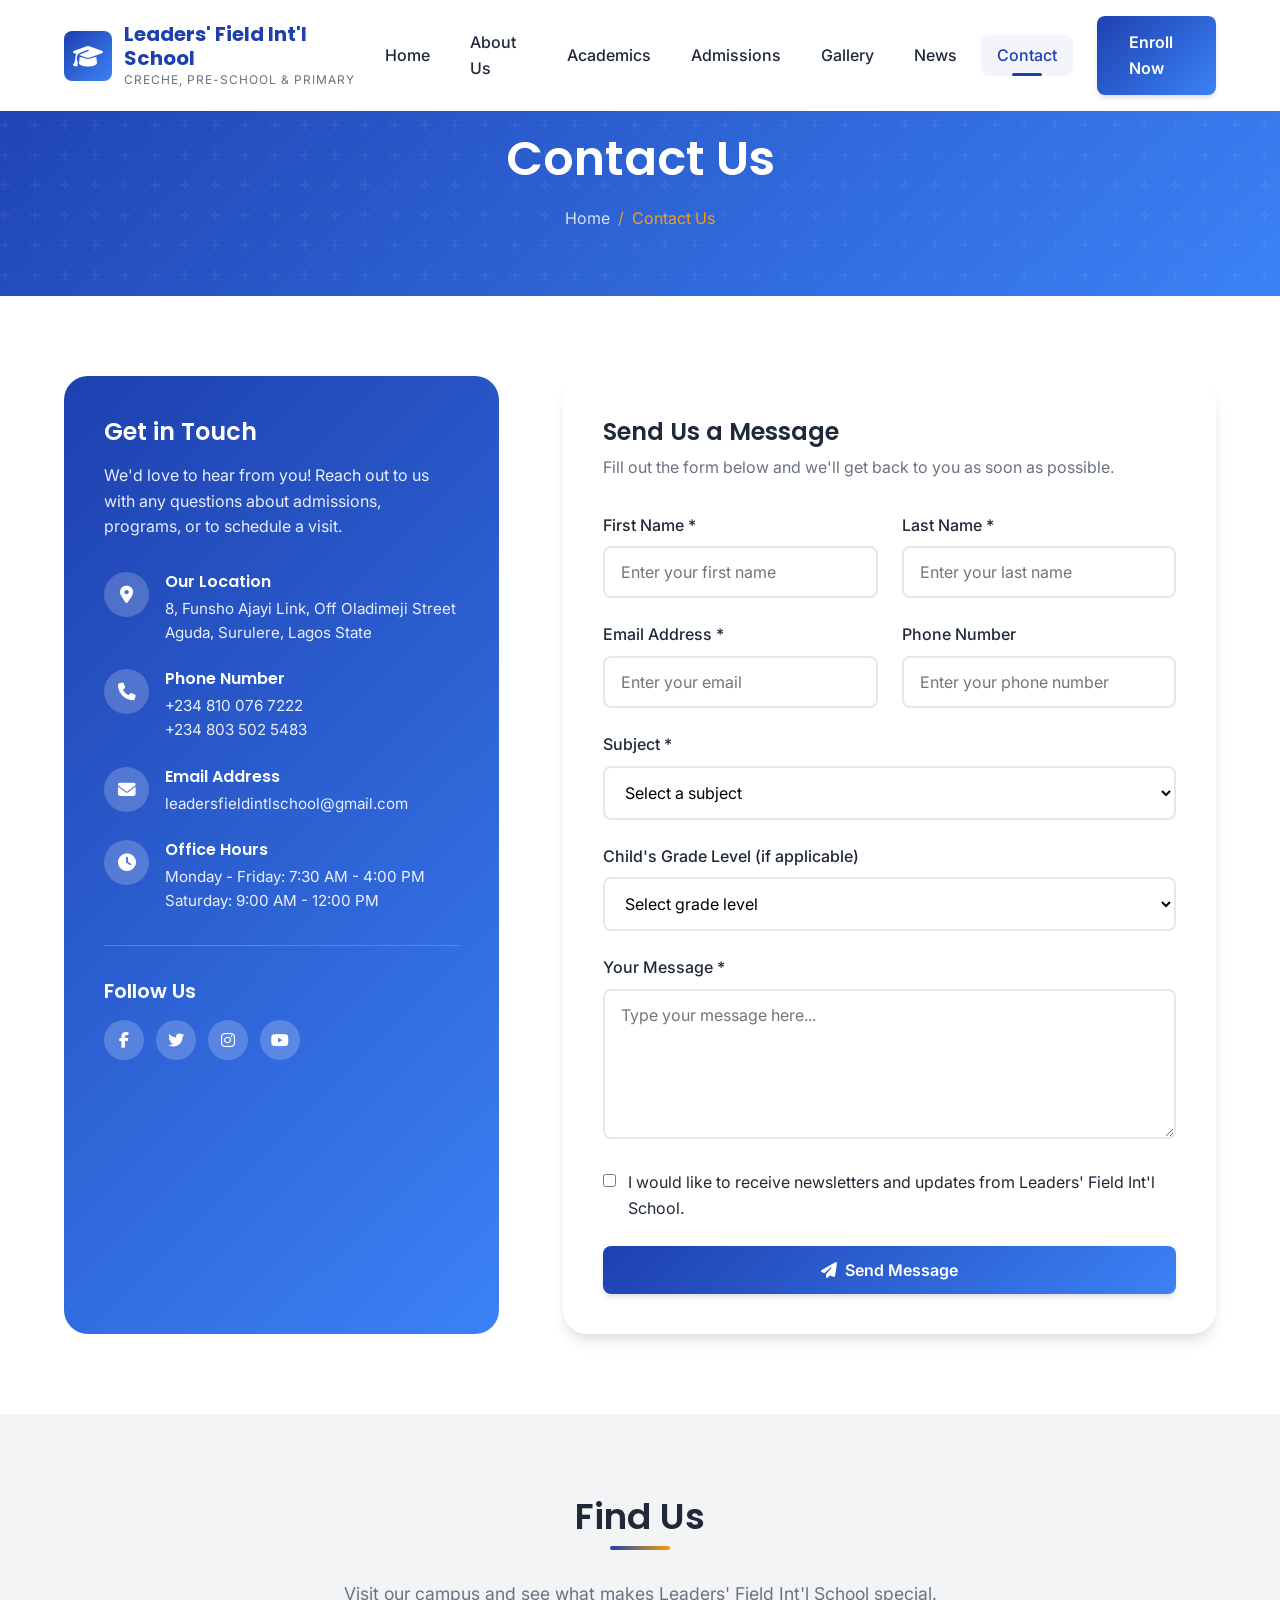
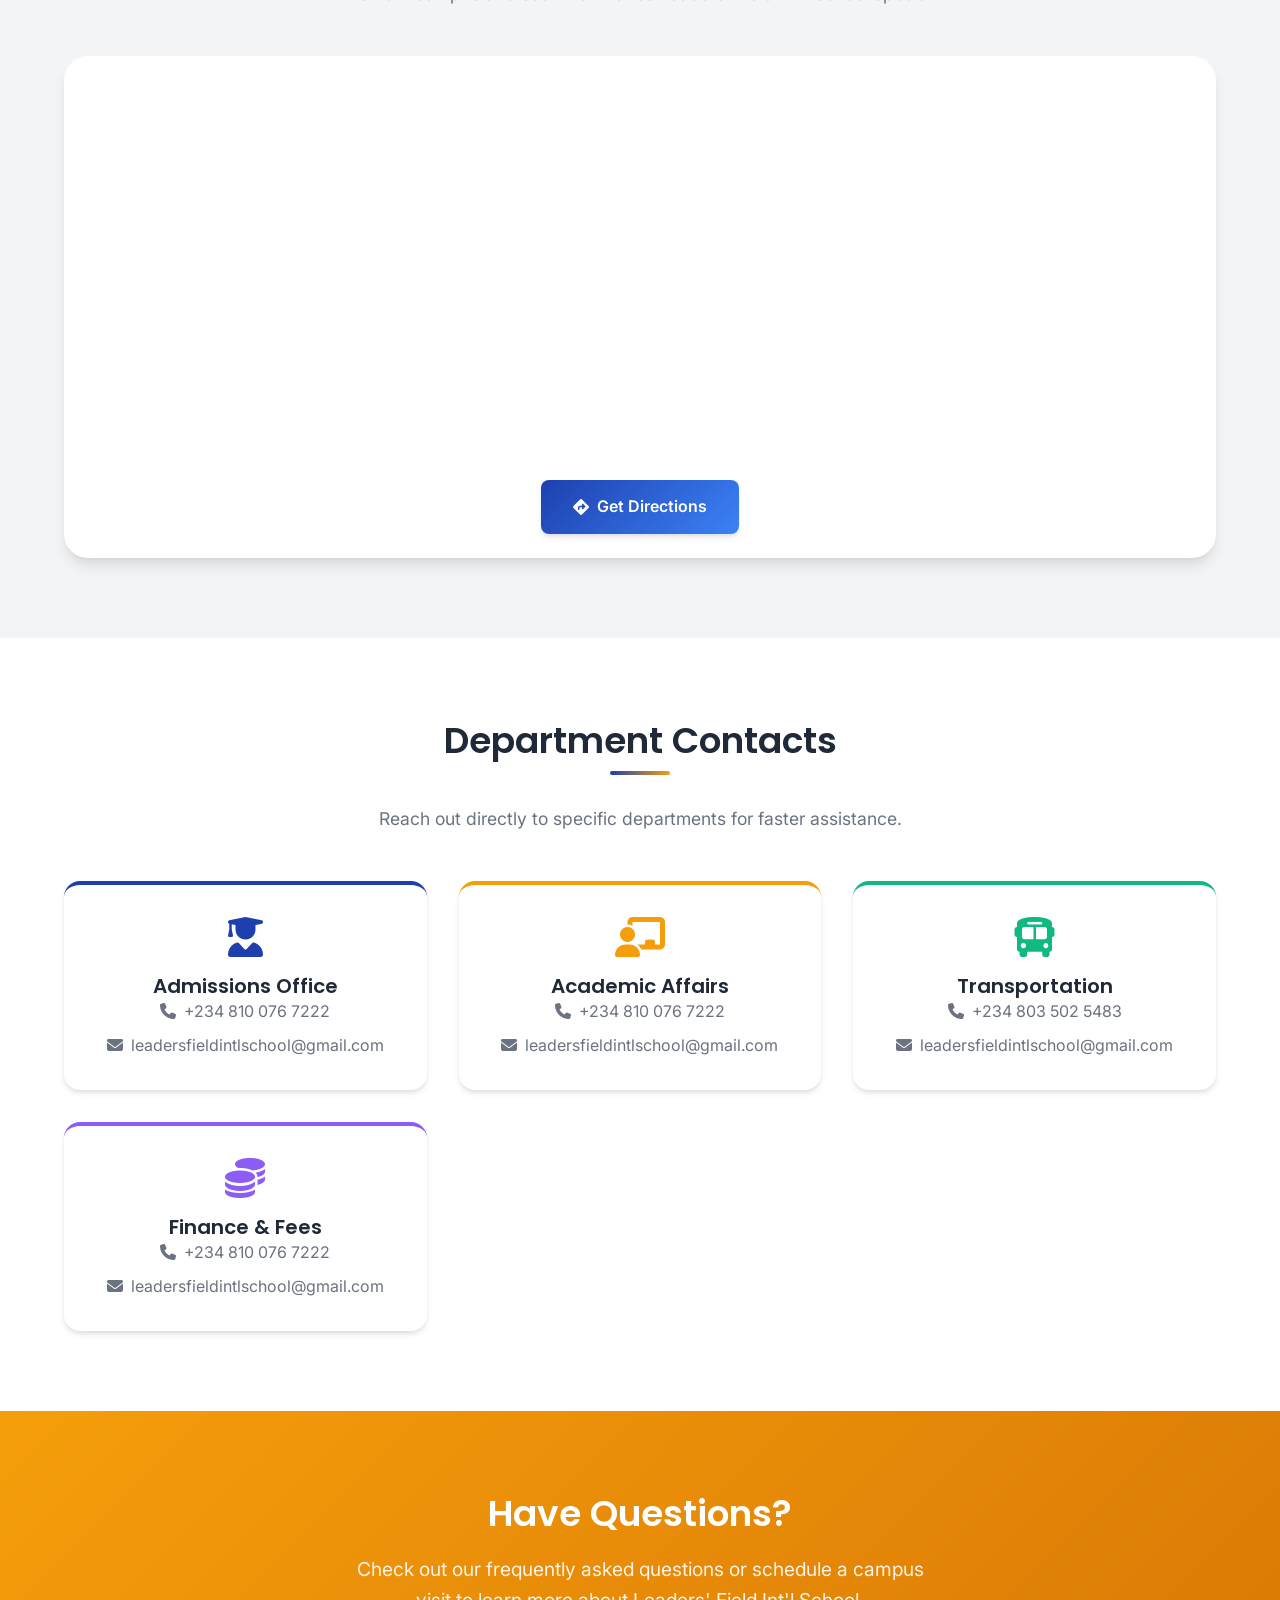
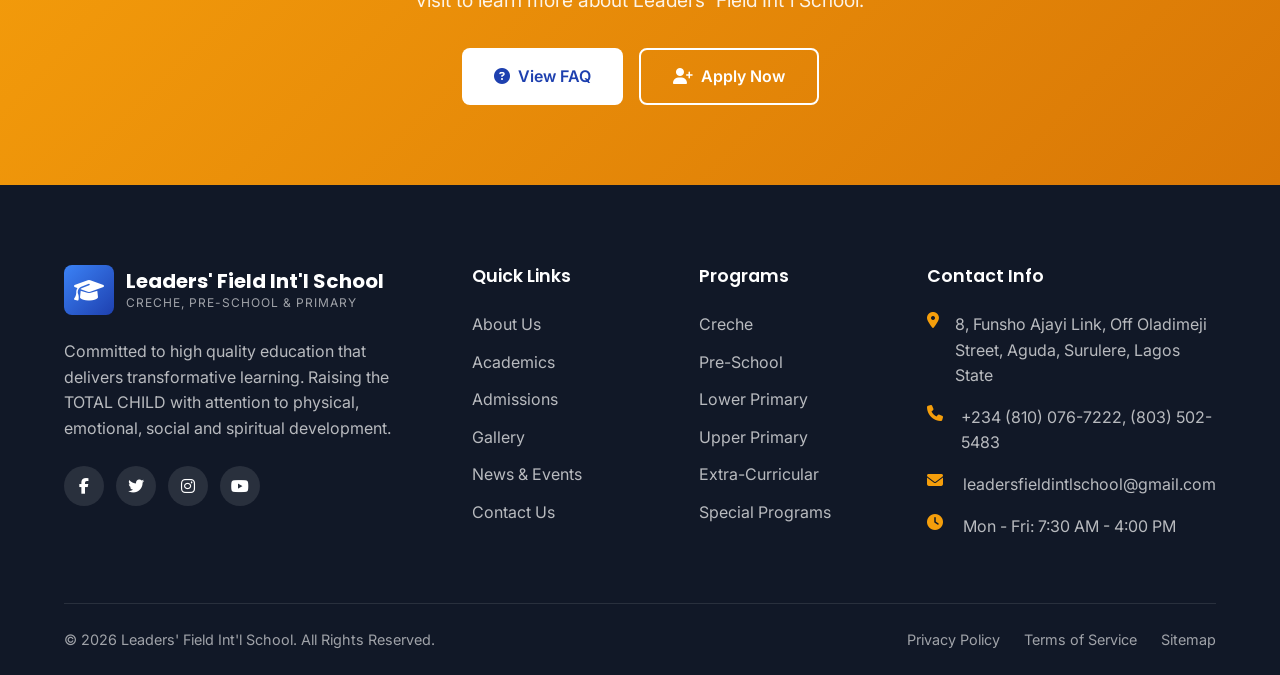
<file: contact.html>
<!DOCTYPE html>
<html lang="en">
<head>
    <meta charset="UTF-8">
    <meta name="viewport" content="width=device-width, initial-scale=1.0">
    <meta name="description" content="Contact Leaders' Field Int'l School - Get in touch with us for admissions, inquiries, or to schedule a visit.">

    <!-- Open Graph -->
    <meta property="og:title" content="Contact Us - Leaders' Field Int'l School">
    <meta property="og:description" content="Get in touch with us for admissions, inquiries, or to schedule a visit.">
    <meta property="og:type" content="website">
    <meta property="og:url" content="https://REPLACE-WITH-YOUR-DOMAIN.com/contact.html">
    <meta property="og:image" content="https://REPLACE-WITH-YOUR-DOMAIN.com/images/teacher-teaching.jpg">
    <meta name="twitter:card" content="summary_large_image">

    <title>Contact Us - Leaders' Field Int'l School</title>
    
    <!-- Favicon -->
    <link rel="icon" type="image/png" href="data:image/svg+xml,<svg xmlns='http://www.w3.org/2000/svg' viewBox='0 0 100 100'><text y='.9em' font-size='90'>🎓</text></svg>">
    
    <!-- Google Fonts -->
    <link rel="preconnect" href="https://fonts.googleapis.com">
    <link rel="preconnect" href="https://fonts.gstatic.com" crossorigin>
    <link href="https://fonts.googleapis.com/css2?family=Inter:wght@400;500;600;700&family=Poppins:wght@400;500;600;700;800&display=swap" rel="stylesheet">
    
    <!-- Font Awesome Icons -->
    <link rel="stylesheet" href="https://cdnjs.cloudflare.com/ajax/libs/font-awesome/6.4.2/css/all.min.css">
    
    <!-- Stylesheets -->
    <link rel="stylesheet" href="css/style.css">
    <link rel="stylesheet" href="css/responsive.css">
</head>
<body>
    <!-- Header -->
    <header class="header">
        <div class="container">
            <a href="index.html" class="logo">
                <div class="logo-icon">
                    <i class="fas fa-graduation-cap"></i>
                </div>
                <div class="logo-text">
                    <span class="school-name">Leaders' Field Int'l School</span>
                    <span class="tagline">Creche, Pre-School & Primary</span>
                </div>
            </a>
            
            <nav class="nav-menu">
                <a href="index.html" class="nav-link">Home</a>
                <a href="about.html" class="nav-link">About Us</a>
                <a href="academics.html" class="nav-link">Academics</a>
                <a href="admissions.html" class="nav-link">Admissions</a>
                <a href="gallery.html" class="nav-link">Gallery</a>
                <a href="news.html" class="nav-link">News</a>
                <a href="contact.html" class="nav-link active">Contact</a>
                <div class="nav-cta">
                    <a href="admissions.html" class="btn btn-primary">Enroll Now</a>
                </div>
            </nav>
            
            <button class="mobile-menu-toggle" aria-label="Toggle Menu">
                <span></span>
                <span></span>
                <span></span>
            </button>
        </div>
    </header>
    
    <!-- Page Header -->
    <section class="page-header">
        <div class="container">
            <h1>Contact Us</h1>
            <div class="breadcrumb">
                <a href="index.html">Home</a>
                <span>/</span>
                <span>Contact Us</span>
            </div>
        </div>
    </section>
    
    <!-- Contact Section -->
    <section class="contact-section section">
        <div class="container">
            <!-- Contact Info -->
            <div class="contact-info-card">
                <h3>Get in Touch</h3>
                <p>We'd love to hear from you! Reach out to us with any questions about admissions, programs, or to schedule a visit.</p>
                
                <div class="contact-info-item">
                    <i class="fas fa-map-marker-alt"></i>
                    <div>
                        <h4>Our Location</h4>
                        <p>8, Funsho Ajayi Link, Off Oladimeji Street<br>Aguda, Surulere, Lagos State</p>
                    </div>
                </div>

                <div class="contact-info-item">
                    <i class="fas fa-phone"></i>
                    <div>
                        <h4>Phone Number</h4>
                        <p>+234 810 076 7222<br>+234 803 502 5483</p>
                    </div>
                </div>

                <div class="contact-info-item">
                    <i class="fas fa-envelope"></i>
                    <div>
                        <h4>Email Address</h4>
                        <p>leadersfieldintlschool@gmail.com</p>
                    </div>
                </div>
                
                <div class="contact-info-item">
                    <i class="fas fa-clock"></i>
                    <div>
                        <h4>Office Hours</h4>
                        <p>Monday - Friday: 7:30 AM - 4:00 PM<br>Saturday: 9:00 AM - 12:00 PM</p>
                    </div>
                </div>
                
                <div class="contact-social">
                    <h4>Follow Us</h4>
                    <div class="social-links">
                        <a href="https://web.facebook.com/leadersfieldschool/" target="_blank" rel="noopener" aria-label="Facebook"><i class="fab fa-facebook-f"></i></a>
                        <a href="https://x.com/learnersfield" target="_blank" rel="noopener" aria-label="Twitter (X)"><i class="fab fa-twitter"></i></a>
                        <a href="https://www.instagram.com/leadersfieldschool" target="_blank" rel="noopener" aria-label="Instagram"><i class="fab fa-instagram"></i></a>
                        <a href="https://youtube.com/@leadersfieldinternationalschoo" target="_blank" rel="noopener" aria-label="YouTube"><i class="fab fa-youtube"></i></a>
                    </div>
                </div>
            </div>
            
            <!-- Contact Form -->
            <div class="contact-form-card">
                <h3>Send Us a Message</h3>
                <p>Fill out the form below and we'll get back to you as soon as possible.</p>
                
                <!-- Form Message -->
                <div id="formMessage" class="form-message"></div>
                
                <form id="contactForm" action="https://api.web3forms.com/submit" method="POST">
                    <!-- Web3Forms Access Key - Replace with your key from web3forms.com -->
                    <input type="hidden" name="access_key" value="079abd5c-308e-4273-b56a-bf6989bad292">
                    
                    <!-- Email recipient -->
                    <input type="hidden" name="to_email" value="iamthaizzie@gmail.com">
                    
                    <!-- Subject prefix -->
                    <input type="hidden" name="subject" value="New Contact Form Submission - Leaders' Field Int'l School">
                    
                    <!-- Redirect after submission (optional) -->
                    <input type="hidden" name="redirect" value="">
                    
                    <!-- Honeypot for spam protection -->
                    <input type="checkbox" name="botcheck" tabindex="-1" autocomplete="off" style="position: absolute; left: -9999px; width: 1px; height: 1px; opacity: 0;" aria-hidden="true">
                    
                    <div class="form-row">
                        <div class="form-group">
                            <label for="firstName">First Name *</label>
                            <input type="text" id="firstName" name="first_name" class="form-control" placeholder="Enter your first name" required>
                        </div>
                        <div class="form-group">
                            <label for="lastName">Last Name *</label>
                            <input type="text" id="lastName" name="last_name" class="form-control" placeholder="Enter your last name" required>
                        </div>
                    </div>
                    
                    <div class="form-row">
                        <div class="form-group">
                            <label for="email">Email Address *</label>
                            <input type="email" id="email" name="email" class="form-control" placeholder="Enter your email" required>
                        </div>
                        <div class="form-group">
                            <label for="phone">Phone Number</label>
                            <input type="tel" id="phone" name="phone" class="form-control" placeholder="Enter your phone number">
                        </div>
                    </div>
                    
                    <div class="form-group">
                        <label for="subject">Subject *</label>
                        <select id="subject" name="inquiry_type" class="form-control" required>
                            <option value="">Select a subject</option>
                            <option value="General Inquiry">General Inquiry</option>
                            <option value="Admission Inquiry">Admission Inquiry</option>
                            <option value="Schedule a Visit">Schedule a Visit</option>
                            <option value="Fee Structure">Fee Structure</option>
                            <option value="Academic Programs">Academic Programs</option>
                            <option value="Transportation">Transportation</option>
                            <option value="Feedback">Feedback</option>
                            <option value="Other">Other</option>
                        </select>
                    </div>
                    
                    <div class="form-group">
                        <label for="childGrade">Child's Grade Level (if applicable)</label>
                        <select id="childGrade" name="child_grade" class="form-control">
                            <option value="">Select grade level</option>
                            <option value="Creche">Creche</option>
                            <option value="Pre-School">Pre-School</option>
                            <option value="Grade 1">Grade 1 (Primary)</option>
                            <option value="Grade 2">Grade 2 (Primary)</option>
                            <option value="Grade 3">Grade 3 (Primary)</option>
                            <option value="Grade 4">Grade 4 (Primary)</option>
                            <option value="Grade 5">Grade 5 (Primary)</option>
                            <option value="Grade 6">Grade 6 (Primary)</option>
                        </select>
                    </div>
                    
                    <div class="form-group">
                        <label for="message">Your Message *</label>
                        <textarea id="message" name="message" class="form-control" placeholder="Type your message here..." required></textarea>
                    </div>
                    
                    <div class="form-group">
                        <label style="display: flex; align-items: flex-start; gap: 0.75rem; cursor: pointer; font-weight: normal;">
                            <input type="checkbox" name="newsletter" value="yes" style="margin-top: 0.25rem;">
                            <span>I would like to receive newsletters and updates from Leaders' Field Int'l School.</span>
                        </label>
                    </div>
                    
                    <button type="submit" class="btn btn-primary" style="width: 100%;">
                        <i class="fas fa-paper-plane"></i>
                        Send Message
                    </button>
                </form>
            </div>
        </div>
    </section>
    
    <!-- Map Section -->
    <section class="section bg-light">
        <div class="container">
            <div class="section-header">
                <h2>Find Us</h2>
                <p>Visit our campus and see what makes Leaders' Field Int'l School special.</p>
            </div>
            
            <div style="background: white; border-radius: var(--radius-xl); overflow: hidden; box-shadow: var(--shadow-lg);">
                <iframe
                    src="https://maps.google.com/maps?q=8,+Funsho+Ajayi+Link,+Off+Oladimeji+Street,+Aguda,+Surulere,+Lagos+State,+Nigeria&output=embed"
                    width="100%"
                    height="400"
                    style="border:0; display: block;"
                    allowfullscreen=""
                    loading="lazy"
                    title="Leaders' Field Int'l School location map">
                </iframe>
                <div style="padding: 1.5rem; text-align: center;">
                    <a href="https://www.google.com/maps/search/?api=1&query=8,+Funsho+Ajayi+Link,+Off+Oladimeji+Street,+Aguda,+Surulere,+Lagos+State,+Nigeria" target="_blank" rel="noopener" class="btn btn-primary">
                        <i class="fas fa-directions"></i>
                        Get Directions
                    </a>
                </div>
            </div>
        </div>
    </section>
    
    <!-- Quick Contact -->
    <section class="section">
        <div class="container">
            <div class="section-header">
                <h2>Department Contacts</h2>
                <p>Reach out directly to specific departments for faster assistance.</p>
            </div>
            
            <div style="display: grid; grid-template-columns: repeat(auto-fit, minmax(280px, 1fr)); gap: 2rem;">
                <div style="background: white; padding: 2rem; border-radius: var(--radius-lg); box-shadow: var(--shadow-md); text-align: center; border-top: 4px solid var(--primary-color);">
                    <i class="fas fa-user-graduate" style="font-size: 2.5rem; color: var(--primary-color); margin-bottom: 1rem;"></i>
                    <h4>Admissions Office</h4>
                    <p style="margin-bottom: 0.5rem;"><i class="fas fa-phone" style="color: var(--text-light); margin-right: 0.5rem;"></i>+234 810 076 7222</p>
                    <p style="margin-bottom: 0;"><i class="fas fa-envelope" style="color: var(--text-light); margin-right: 0.5rem;"></i>leadersfieldintlschool@gmail.com</p>
                </div>

                <div style="background: white; padding: 2rem; border-radius: var(--radius-lg); box-shadow: var(--shadow-md); text-align: center; border-top: 4px solid var(--secondary-color);">
                    <i class="fas fa-chalkboard-teacher" style="font-size: 2.5rem; color: var(--secondary-color); margin-bottom: 1rem;"></i>
                    <h4>Academic Affairs</h4>
                    <p style="margin-bottom: 0.5rem;"><i class="fas fa-phone" style="color: var(--text-light); margin-right: 0.5rem;"></i>+234 810 076 7222</p>
                    <p style="margin-bottom: 0;"><i class="fas fa-envelope" style="color: var(--text-light); margin-right: 0.5rem;"></i>leadersfieldintlschool@gmail.com</p>
                </div>

                <div style="background: white; padding: 2rem; border-radius: var(--radius-lg); box-shadow: var(--shadow-md); text-align: center; border-top: 4px solid var(--accent-color);">
                    <i class="fas fa-bus" style="font-size: 2.5rem; color: var(--accent-color); margin-bottom: 1rem;"></i>
                    <h4>Transportation</h4>
                    <p style="margin-bottom: 0.5rem;"><i class="fas fa-phone" style="color: var(--text-light); margin-right: 0.5rem;"></i>+234 803 502 5483</p>
                    <p style="margin-bottom: 0;"><i class="fas fa-envelope" style="color: var(--text-light); margin-right: 0.5rem;"></i>leadersfieldintlschool@gmail.com</p>
                </div>

                <div style="background: white; padding: 2rem; border-radius: var(--radius-lg); box-shadow: var(--shadow-md); text-align: center; border-top: 4px solid #8b5cf6;">
                    <i class="fas fa-coins" style="font-size: 2.5rem; color: #8b5cf6; margin-bottom: 1rem;"></i>
                    <h4>Finance & Fees</h4>
                    <p style="margin-bottom: 0.5rem;"><i class="fas fa-phone" style="color: var(--text-light); margin-right: 0.5rem;"></i>+234 810 076 7222</p>
                    <p style="margin-bottom: 0;"><i class="fas fa-envelope" style="color: var(--text-light); margin-right: 0.5rem;"></i>leadersfieldintlschool@gmail.com</p>
                </div>
            </div>
        </div>
    </section>
    
    <!-- FAQ CTA -->
    <section class="cta-section">
        <div class="container">
            <h2>Have Questions?</h2>
            <p>Check out our frequently asked questions or schedule a campus visit to learn more about Leaders' Field Int'l School.</p>
            <div class="cta-buttons">
                <a href="admissions.html#faq" class="btn btn-white">
                    <i class="fas fa-question-circle"></i>
                    View FAQ
                </a>
                <a href="admissions.html" class="btn btn-outline" style="border-color: white; color: white;">
                    <i class="fas fa-user-plus"></i>
                    Apply Now
                </a>
            </div>
        </div>
    </section>
    
    <!-- Footer -->
    <footer class="footer">
        <div class="container">
            <div class="footer-main">
                <div class="footer-brand">
                    <a href="index.html" class="logo">
                        <div class="logo-icon">
                            <i class="fas fa-graduation-cap"></i>
                        </div>
                        <div class="logo-text">
                            <span class="school-name">Leaders' Field Int'l School</span>
                            <span class="tagline">Creche, Pre-School & Primary</span>
                        </div>
                    </a>
                    <p>Committed to high quality education that delivers transformative learning. Raising the TOTAL CHILD with attention to physical, emotional, social and spiritual development.</p>
                    <div class="footer-social">
                        <a href="https://web.facebook.com/leadersfieldschool/" target="_blank" rel="noopener" aria-label="Facebook"><i class="fab fa-facebook-f"></i></a>
                        <a href="https://x.com/learnersfield" target="_blank" rel="noopener" aria-label="Twitter (X)"><i class="fab fa-twitter"></i></a>
                        <a href="https://www.instagram.com/leadersfieldschool" target="_blank" rel="noopener" aria-label="Instagram"><i class="fab fa-instagram"></i></a>
                        <a href="https://youtube.com/@leadersfieldinternationalschoo" target="_blank" rel="noopener" aria-label="YouTube"><i class="fab fa-youtube"></i></a>
                    </div>
                </div>
                
                <div class="footer-column">
                    <h4>Quick Links</h4>
                    <ul class="footer-links">
                        <li><a href="about.html">About Us</a></li>
                        <li><a href="academics.html">Academics</a></li>
                        <li><a href="admissions.html">Admissions</a></li>
                        <li><a href="gallery.html">Gallery</a></li>
                        <li><a href="news.html">News & Events</a></li>
                        <li><a href="contact.html">Contact Us</a></li>
                    </ul>
                </div>
                
                <div class="footer-column">
                    <h4>Programs</h4>
                    <ul class="footer-links">
                        <li><a href="academics.html">Creche</a></li>
                        <li><a href="academics.html">Pre-School</a></li>
                        <li><a href="academics.html">Lower Primary</a></li>
                        <li><a href="academics.html">Upper Primary</a></li>
                        <li><a href="academics.html">Extra-Curricular</a></li>
                        <li><a href="academics.html">Special Programs</a></li>
                    </ul>
                </div>
                
                <div class="footer-column">
                    <h4>Contact Info</h4>
                    <div class="footer-contact-item">
                        <i class="fas fa-map-marker-alt"></i>
                        <span>8, Funsho Ajayi Link, Off Oladimeji Street, Aguda, Surulere, Lagos State</span>
                    </div>
                    <div class="footer-contact-item">
                        <i class="fas fa-phone"></i>
                        <span>+234 (810) 076-7222, (803) 502-5483</span>
                    </div>
                    <div class="footer-contact-item">
                        <i class="fas fa-envelope"></i>
                        <span>leadersfieldintlschool@gmail.com</span>
                    </div>
                    <div class="footer-contact-item">
                        <i class="fas fa-clock"></i>
                        <span>Mon - Fri: 7:30 AM - 4:00 PM</span>
                    </div>
                </div>
            </div>

            <div class="footer-bottom">
                <p>&copy; 2026 Leaders' Field Int'l School. All Rights Reserved.</p>
                <div class="footer-bottom-links">
                    <a href="privacy.html">Privacy Policy</a>
                    <a href="terms.html">Terms of Service</a>
                    <a href="sitemap.html">Sitemap</a>
                </div>
            </div>
        </div>
    </footer>
    
    <!-- Scroll to Top Button -->
    <button class="scroll-top" aria-label="Scroll to top">
        <i class="fas fa-arrow-up"></i>
    </button>
    
    <!-- JavaScript -->
    <script src="js/main.js"></script>
    <script src="js/form-handler.js"></script>
</body>
</html>
</file>
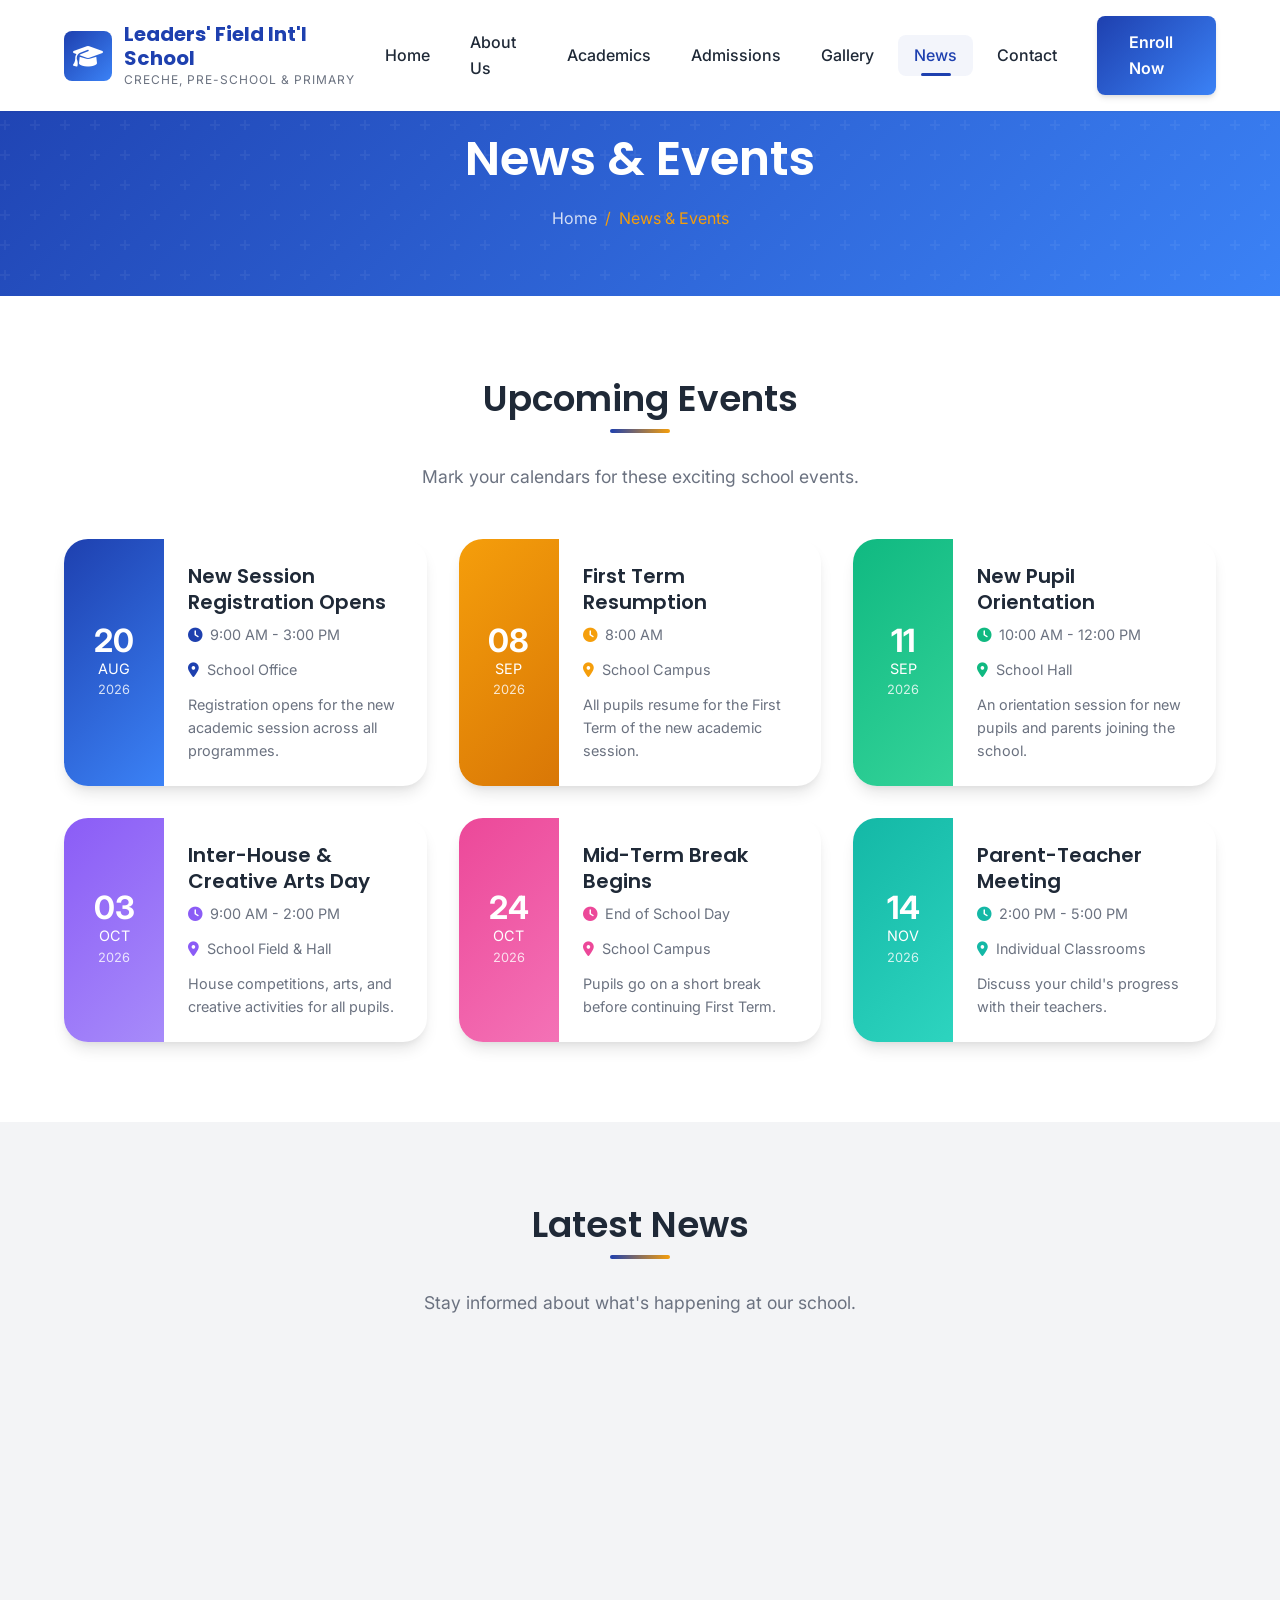
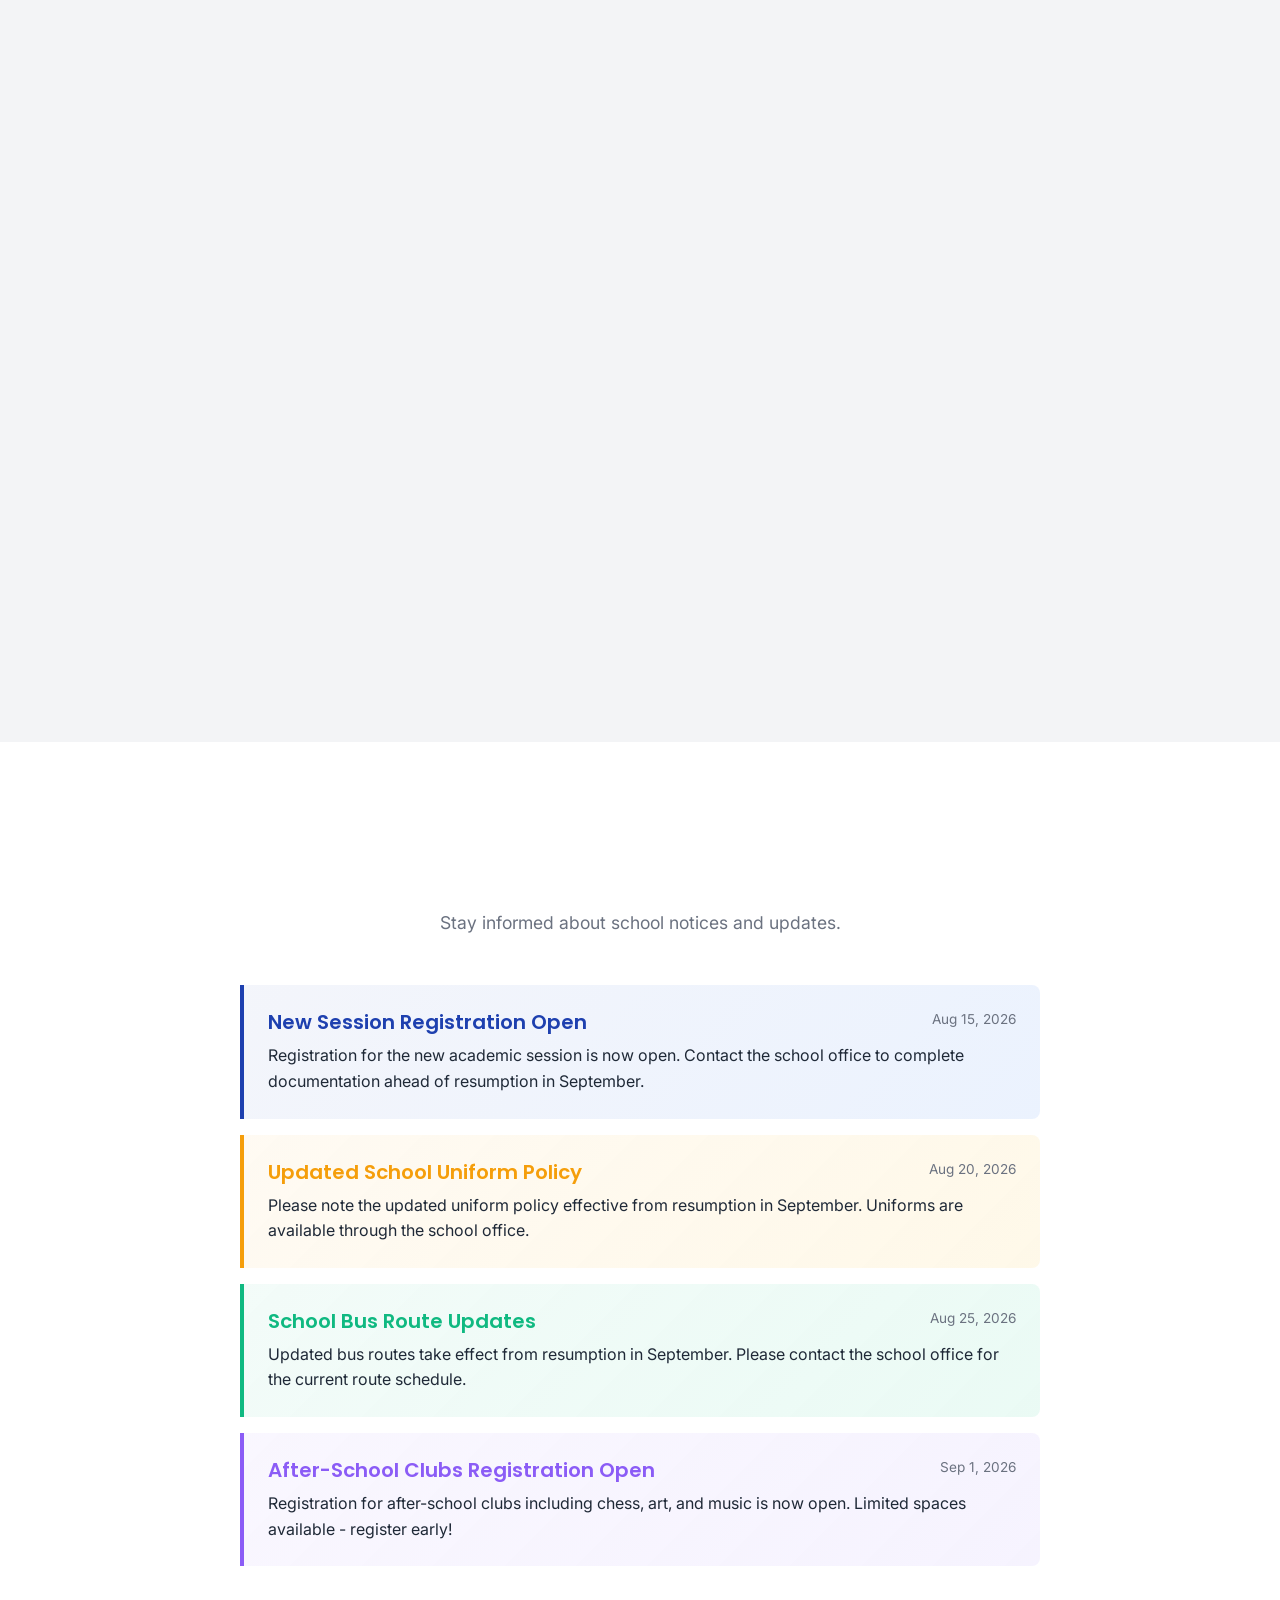
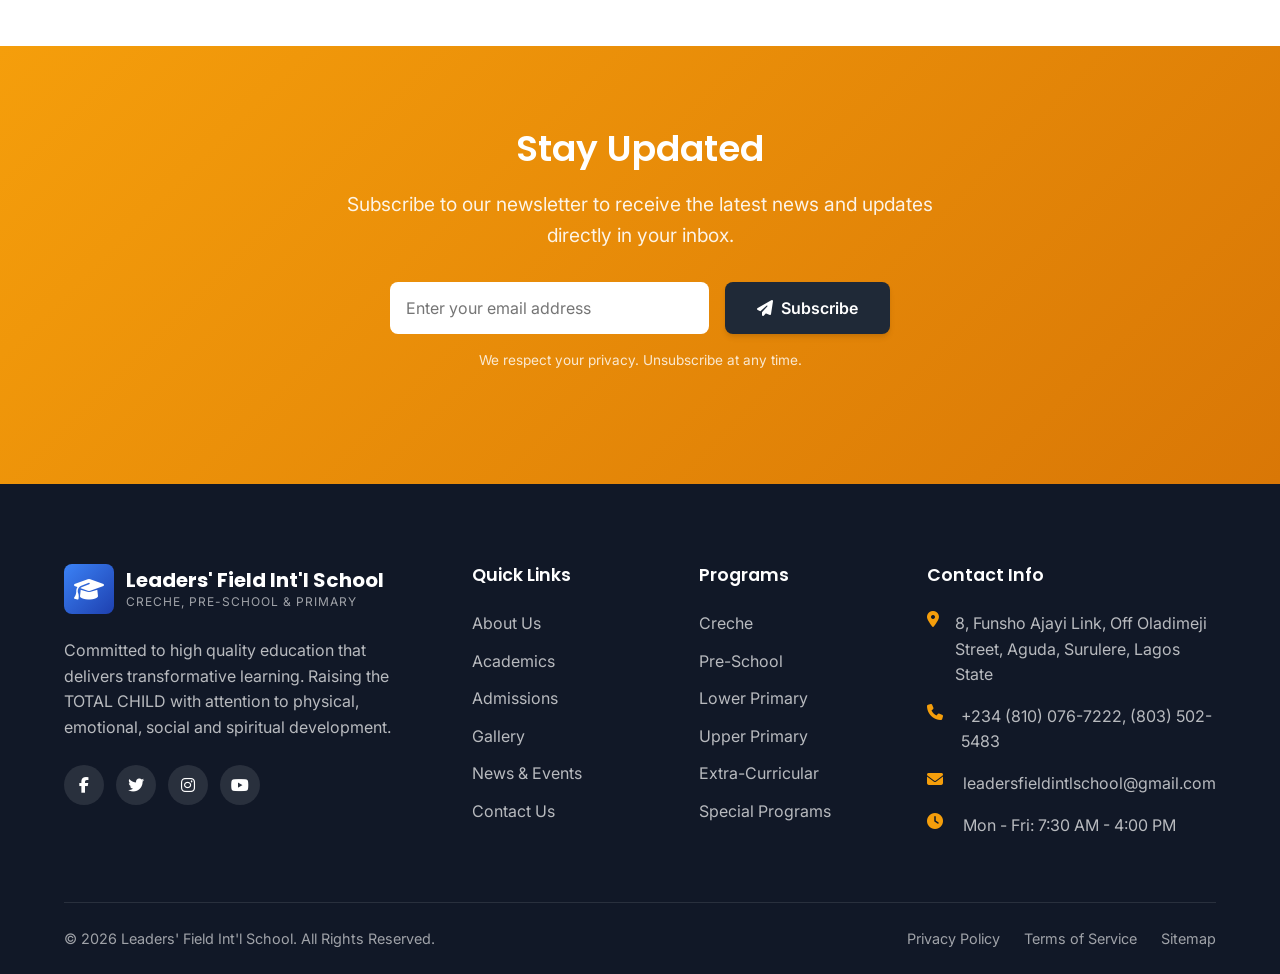
<file: news.html>
<!DOCTYPE html>
<html lang="en">
<head>
    <meta charset="UTF-8">
    <meta name="viewport" content="width=device-width, initial-scale=1.0">
    <meta name="description" content="Stay updated with the latest news, events, and announcements from Leaders' Field Int'l School.">

    <!-- Open Graph -->
    <meta property="og:title" content="News & Events - Leaders' Field Int'l School">
    <meta property="og:description" content="The latest news, events, and announcements from Leaders' Field Int'l School.">
    <meta property="og:type" content="website">
    <meta property="og:url" content="https://REPLACE-WITH-YOUR-DOMAIN.com/news.html">
    <meta property="og:image" content="https://REPLACE-WITH-YOUR-DOMAIN.com/images/painting.jpg">
    <meta name="twitter:card" content="summary_large_image">

    <title>News & Events - Leaders' Field Int'l School</title>
    
    <!-- Favicon -->
    <link rel="icon" type="image/png" href="data:image/svg+xml,<svg xmlns='http://www.w3.org/2000/svg' viewBox='0 0 100 100'><text y='.9em' font-size='90'>🎓</text></svg>">
    
    <!-- Google Fonts -->
    <link rel="preconnect" href="https://fonts.googleapis.com">
    <link rel="preconnect" href="https://fonts.gstatic.com" crossorigin>
    <link href="https://fonts.googleapis.com/css2?family=Inter:wght@400;500;600;700&family=Poppins:wght@400;500;600;700;800&display=swap" rel="stylesheet">
    
    <!-- Font Awesome Icons -->
    <link rel="stylesheet" href="https://cdnjs.cloudflare.com/ajax/libs/font-awesome/6.4.2/css/all.min.css">
    
    <!-- Stylesheets -->
    <link rel="stylesheet" href="css/style.css">
    <link rel="stylesheet" href="css/responsive.css">
</head>
<body>
    <!-- Header -->
    <header class="header">
        <div class="container">
            <a href="index.html" class="logo">
                <div class="logo-icon">
                    <i class="fas fa-graduation-cap"></i>
                </div>
                <div class="logo-text">
                    <span class="school-name">Leaders' Field Int'l School</span>
                    <span class="tagline">Creche, Pre-School & Primary</span>
                </div>
            </a>
            
            <nav class="nav-menu">
                <a href="index.html" class="nav-link">Home</a>
                <a href="about.html" class="nav-link">About Us</a>
                <a href="academics.html" class="nav-link">Academics</a>
                <a href="admissions.html" class="nav-link">Admissions</a>
                <a href="gallery.html" class="nav-link">Gallery</a>
                <a href="news.html" class="nav-link active">News</a>
                <a href="contact.html" class="nav-link">Contact</a>
                <div class="nav-cta">
                    <a href="admissions.html" class="btn btn-primary">Enroll Now</a>
                </div>
            </nav>
            
            <button class="mobile-menu-toggle" aria-label="Toggle Menu">
                <span></span>
                <span></span>
                <span></span>
            </button>
        </div>
    </header>
    
    <!-- Page Header -->
    <section class="page-header">
        <div class="container">
            <h1>News & Events</h1>
            <div class="breadcrumb">
                <a href="index.html">Home</a>
                <span>/</span>
                <span>News & Events</span>
            </div>
        </div>
    </section>
    
    <!-- Upcoming Events -->
    <section class="section">
        <div class="container">
            <div class="section-header">
                <h2>Upcoming Events</h2>
                <p>Mark your calendars for these exciting school events.</p>
            </div>
            
            <div style="display: grid; grid-template-columns: repeat(auto-fit, minmax(300px, 1fr)); gap: 2rem;">
                <!-- Event 1 -->
                <div style="background: white; border-radius: var(--radius-xl); overflow: hidden; box-shadow: var(--shadow-lg); display: flex;">
                    <div style="background: linear-gradient(135deg, var(--primary-color), var(--primary-light)); padding: 1.5rem; text-align: center; color: white; min-width: 100px; display: flex; flex-direction: column; justify-content: center;">
                        <span style="font-size: 2rem; font-weight: 700; line-height: 1;">20</span>
                        <span style="font-size: 0.9rem;">AUG</span>
                        <span style="font-size: 0.8rem; opacity: 0.8;">2026</span>
                    </div>
                    <div style="padding: 1.5rem; flex: 1;">
                        <h4 style="margin-bottom: 0.5rem;">New Session Registration Opens</h4>
                        <p style="font-size: 0.9rem; margin-bottom: 0.75rem;"><i class="fas fa-clock" style="color: var(--primary-color); margin-right: 0.5rem;"></i>9:00 AM - 3:00 PM</p>
                        <p style="font-size: 0.9rem; margin-bottom: 0.75rem;"><i class="fas fa-map-marker-alt" style="color: var(--primary-color); margin-right: 0.5rem;"></i>School Office</p>
                        <p style="font-size: 0.9rem; color: var(--text-light); margin: 0;">Registration opens for the new academic session across all programmes.</p>
                    </div>
                </div>

                <!-- Event 2 -->
                <div style="background: white; border-radius: var(--radius-xl); overflow: hidden; box-shadow: var(--shadow-lg); display: flex;">
                    <div style="background: linear-gradient(135deg, var(--secondary-color), var(--secondary-dark)); padding: 1.5rem; text-align: center; color: white; min-width: 100px; display: flex; flex-direction: column; justify-content: center;">
                        <span style="font-size: 2rem; font-weight: 700; line-height: 1;">08</span>
                        <span style="font-size: 0.9rem;">SEP</span>
                        <span style="font-size: 0.8rem; opacity: 0.8;">2026</span>
                    </div>
                    <div style="padding: 1.5rem; flex: 1;">
                        <h4 style="margin-bottom: 0.5rem;">First Term Resumption</h4>
                        <p style="font-size: 0.9rem; margin-bottom: 0.75rem;"><i class="fas fa-clock" style="color: var(--secondary-color); margin-right: 0.5rem;"></i>8:00 AM</p>
                        <p style="font-size: 0.9rem; margin-bottom: 0.75rem;"><i class="fas fa-map-marker-alt" style="color: var(--secondary-color); margin-right: 0.5rem;"></i>School Campus</p>
                        <p style="font-size: 0.9rem; color: var(--text-light); margin: 0;">All pupils resume for the First Term of the new academic session.</p>
                    </div>
                </div>

                <!-- Event 3 -->
                <div style="background: white; border-radius: var(--radius-xl); overflow: hidden; box-shadow: var(--shadow-lg); display: flex;">
                    <div style="background: linear-gradient(135deg, var(--accent-color), var(--accent-light)); padding: 1.5rem; text-align: center; color: white; min-width: 100px; display: flex; flex-direction: column; justify-content: center;">
                        <span style="font-size: 2rem; font-weight: 700; line-height: 1;">11</span>
                        <span style="font-size: 0.9rem;">SEP</span>
                        <span style="font-size: 0.8rem; opacity: 0.8;">2026</span>
                    </div>
                    <div style="padding: 1.5rem; flex: 1;">
                        <h4 style="margin-bottom: 0.5rem;">New Pupil Orientation</h4>
                        <p style="font-size: 0.9rem; margin-bottom: 0.75rem;"><i class="fas fa-clock" style="color: var(--accent-color); margin-right: 0.5rem;"></i>10:00 AM - 12:00 PM</p>
                        <p style="font-size: 0.9rem; margin-bottom: 0.75rem;"><i class="fas fa-map-marker-alt" style="color: var(--accent-color); margin-right: 0.5rem;"></i>School Hall</p>
                        <p style="font-size: 0.9rem; color: var(--text-light); margin: 0;">An orientation session for new pupils and parents joining the school.</p>
                    </div>
                </div>

                <!-- Event 4 -->
                <div style="background: white; border-radius: var(--radius-xl); overflow: hidden; box-shadow: var(--shadow-lg); display: flex;">
                    <div style="background: linear-gradient(135deg, #8b5cf6, #a78bfa); padding: 1.5rem; text-align: center; color: white; min-width: 100px; display: flex; flex-direction: column; justify-content: center;">
                        <span style="font-size: 2rem; font-weight: 700; line-height: 1;">03</span>
                        <span style="font-size: 0.9rem;">OCT</span>
                        <span style="font-size: 0.8rem; opacity: 0.8;">2026</span>
                    </div>
                    <div style="padding: 1.5rem; flex: 1;">
                        <h4 style="margin-bottom: 0.5rem;">Inter-House & Creative Arts Day</h4>
                        <p style="font-size: 0.9rem; margin-bottom: 0.75rem;"><i class="fas fa-clock" style="color: #8b5cf6; margin-right: 0.5rem;"></i>9:00 AM - 2:00 PM</p>
                        <p style="font-size: 0.9rem; margin-bottom: 0.75rem;"><i class="fas fa-map-marker-alt" style="color: #8b5cf6; margin-right: 0.5rem;"></i>School Field & Hall</p>
                        <p style="font-size: 0.9rem; color: var(--text-light); margin: 0;">House competitions, arts, and creative activities for all pupils.</p>
                    </div>
                </div>

                <!-- Event 5 -->
                <div style="background: white; border-radius: var(--radius-xl); overflow: hidden; box-shadow: var(--shadow-lg); display: flex;">
                    <div style="background: linear-gradient(135deg, #ec4899, #f472b6); padding: 1.5rem; text-align: center; color: white; min-width: 100px; display: flex; flex-direction: column; justify-content: center;">
                        <span style="font-size: 2rem; font-weight: 700; line-height: 1;">24</span>
                        <span style="font-size: 0.9rem;">OCT</span>
                        <span style="font-size: 0.8rem; opacity: 0.8;">2026</span>
                    </div>
                    <div style="padding: 1.5rem; flex: 1;">
                        <h4 style="margin-bottom: 0.5rem;">Mid-Term Break Begins</h4>
                        <p style="font-size: 0.9rem; margin-bottom: 0.75rem;"><i class="fas fa-clock" style="color: #ec4899; margin-right: 0.5rem;"></i>End of School Day</p>
                        <p style="font-size: 0.9rem; margin-bottom: 0.75rem;"><i class="fas fa-map-marker-alt" style="color: #ec4899; margin-right: 0.5rem;"></i>School Campus</p>
                        <p style="font-size: 0.9rem; color: var(--text-light); margin: 0;">Pupils go on a short break before continuing First Term.</p>
                    </div>
                </div>

                <!-- Event 6 -->
                <div style="background: white; border-radius: var(--radius-xl); overflow: hidden; box-shadow: var(--shadow-lg); display: flex;">
                    <div style="background: linear-gradient(135deg, #14b8a6, #2dd4bf); padding: 1.5rem; text-align: center; color: white; min-width: 100px; display: flex; flex-direction: column; justify-content: center;">
                        <span style="font-size: 2rem; font-weight: 700; line-height: 1;">14</span>
                        <span style="font-size: 0.9rem;">NOV</span>
                        <span style="font-size: 0.8rem; opacity: 0.8;">2026</span>
                    </div>
                    <div style="padding: 1.5rem; flex: 1;">
                        <h4 style="margin-bottom: 0.5rem;">Parent-Teacher Meeting</h4>
                        <p style="font-size: 0.9rem; margin-bottom: 0.75rem;"><i class="fas fa-clock" style="color: #14b8a6; margin-right: 0.5rem;"></i>2:00 PM - 5:00 PM</p>
                        <p style="font-size: 0.9rem; margin-bottom: 0.75rem;"><i class="fas fa-map-marker-alt" style="color: #14b8a6; margin-right: 0.5rem;"></i>Individual Classrooms</p>
                        <p style="font-size: 0.9rem; color: var(--text-light); margin: 0;">Discuss your child's progress with their teachers.</p>
                    </div>
                </div>
            </div>
        </div>
    </section>
    
    <!-- Latest News -->
    <section class="section bg-light">
        <div class="container">
            <div class="section-header">
                <h2>Latest News</h2>
                <p>Stay informed about what's happening at our school.</p>
            </div>
            
            <div class="news-grid">
                <!-- News 1 -->
                <div class="news-card">
                    <div class="news-image">
                        <img src="./images/teacher-teaching.jpg" alt="Classroom session">
                    </div>
                    <div class="news-content">
                        <div class="news-meta">
                            <span><i class="fas fa-calendar"></i> Jul 18, 2026</span>
                            <span><i class="fas fa-folder"></i> Academics</span>
                        </div>
                        <h3>Third Term Wraps Up With Strong Engagement</h3>
                        <p>Pupils across all classes closed out the term with revision sessions and continuous assessments ahead of the new session.</p>
                    </div>
                </div>

                <!-- News 2 -->
                <div class="news-card">
                    <div class="news-image">
                        <img src="./images/computer-room.jpg" alt="Computer lab session">
                    </div>
                    <div class="news-content">
                        <div class="news-meta">
                            <span><i class="fas fa-calendar"></i> Jul 10, 2026</span>
                            <span><i class="fas fa-folder"></i> Facilities</span>
                        </div>
                        <h3>ICT Lab Sessions Now Part of the Weekly Timetable</h3>
                        <p>Our computer lab is now in regular weekly use, giving pupils more hands-on time with computer literacy and basic coding.</p>
                    </div>
                </div>

                <!-- News 3 -->
                <div class="news-card">
                    <div class="news-image">
                        <img src="./images/painting.jpg" alt="Creative arts session">
                    </div>
                    <div class="news-content">
                        <div class="news-meta">
                            <span><i class="fas fa-calendar"></i> Jun 28, 2026</span>
                            <span><i class="fas fa-folder"></i> Arts</span>
                        </div>
                        <h3>Pupils Showcase Creativity at Arts Session</h3>
                        <p>Our younger pupils explored painting and creative craft activities as part of their arts and creative development curriculum.</p>
                    </div>
                </div>

                <!-- News 4 -->
                <div class="news-card">
                    <div class="news-image">
                        <img src="./images/science-day.jpg" alt="ICT and knowledge session">
                    </div>
                    <div class="news-content">
                        <div class="news-meta">
                            <span><i class="fas fa-calendar"></i> Jun 15, 2026</span>
                            <span><i class="fas fa-folder"></i> Academics</span>
                        </div>
                        <h3>Hands-On Learning in Our Computer Lab</h3>
                        <p>Pupils continue to build research and digital skills through guided, hands-on computer lab sessions.</p>
                    </div>
                </div>

                <!-- News 5 -->
                <div class="news-card">
                    <div class="news-image">
                        <img src="./images/student.jpg" alt="Pupil on a laptop">
                    </div>
                    <div class="news-content">
                        <div class="news-meta">
                            <span><i class="fas fa-calendar"></i> Jun 1, 2026</span>
                            <span><i class="fas fa-folder"></i> Academics</span>
                        </div>
                        <h3>Pupils Build Digital Skills Through ICT Projects</h3>
                        <p>Upper Primary pupils worked on guided computer projects as part of their ongoing digital literacy lessons.</p>
                    </div>
                </div>

                <!-- News 6 -->
                <div class="news-card">
                    <div class="news-image">
                        <img src="./images/teacher-teaching.jpg" alt="Continuous assessment">
                    </div>
                    <div class="news-content">
                        <div class="news-meta">
                            <span><i class="fas fa-calendar"></i> May 20, 2026</span>
                            <span><i class="fas fa-folder"></i> Academics</span>
                        </div>
                        <h3>Continuous Assessment Keeps Parents in the Loop</h3>
                        <p>Regular classwork, quizzes, and teacher feedback continue to help parents track their child's progress through the term.</p>
                    </div>
                </div>
            </div>
        </div>
    </section>
    
    <!-- Announcements -->
    <section class="section">
        <div class="container">
            <div class="section-header">
                <h2>Important Announcements</h2>
                <p>Stay informed about school notices and updates.</p>
            </div>
            
            <div style="max-width: 800px; margin: 0 auto;">
                <div style="background: linear-gradient(135deg, rgba(30, 64, 175, 0.05), rgba(59, 130, 246, 0.1)); border-left: 4px solid var(--primary-color); padding: 1.5rem; border-radius: 0 var(--radius-md) var(--radius-md) 0; margin-bottom: 1rem;">
                    <div style="display: flex; justify-content: space-between; align-items: flex-start; margin-bottom: 0.5rem;">
                        <h4 style="color: var(--primary-color); margin: 0;">New Session Registration Open</h4>
                        <span style="font-size: 0.85rem; color: var(--text-light);">Aug 15, 2026</span>
                    </div>
                    <p style="margin: 0; color: var(--text-dark);">Registration for the new academic session is now open. Contact the school office to complete documentation ahead of resumption in September.</p>
                </div>

                <div style="background: linear-gradient(135deg, rgba(245, 158, 11, 0.05), rgba(251, 191, 36, 0.1)); border-left: 4px solid var(--secondary-color); padding: 1.5rem; border-radius: 0 var(--radius-md) var(--radius-md) 0; margin-bottom: 1rem;">
                    <div style="display: flex; justify-content: space-between; align-items: flex-start; margin-bottom: 0.5rem;">
                        <h4 style="color: var(--secondary-color); margin: 0;">Updated School Uniform Policy</h4>
                        <span style="font-size: 0.85rem; color: var(--text-light);">Aug 20, 2026</span>
                    </div>
                    <p style="margin: 0; color: var(--text-dark);">Please note the updated uniform policy effective from resumption in September. Uniforms are available through the school office.</p>
                </div>

                <div style="background: linear-gradient(135deg, rgba(16, 185, 129, 0.05), rgba(52, 211, 153, 0.1)); border-left: 4px solid var(--accent-color); padding: 1.5rem; border-radius: 0 var(--radius-md) var(--radius-md) 0; margin-bottom: 1rem;">
                    <div style="display: flex; justify-content: space-between; align-items: flex-start; margin-bottom: 0.5rem;">
                        <h4 style="color: var(--accent-color); margin: 0;">School Bus Route Updates</h4>
                        <span style="font-size: 0.85rem; color: var(--text-light);">Aug 25, 2026</span>
                    </div>
                    <p style="margin: 0; color: var(--text-dark);">Updated bus routes take effect from resumption in September. Please contact the school office for the current route schedule.</p>
                </div>

                <div style="background: linear-gradient(135deg, rgba(139, 92, 246, 0.05), rgba(167, 139, 250, 0.1)); border-left: 4px solid #8b5cf6; padding: 1.5rem; border-radius: 0 var(--radius-md) var(--radius-md) 0;">
                    <div style="display: flex; justify-content: space-between; align-items: flex-start; margin-bottom: 0.5rem;">
                        <h4 style="color: #8b5cf6; margin: 0;">After-School Clubs Registration Open</h4>
                        <span style="font-size: 0.85rem; color: var(--text-light);">Sep 1, 2026</span>
                    </div>
                    <p style="margin: 0; color: var(--text-dark);">Registration for after-school clubs including chess, art, and music is now open. Limited spaces available - register early!</p>
                </div>
            </div>
        </div>
    </section>
    
    <!-- Newsletter Signup -->
    <section class="cta-section">
        <div class="container">
            <h2>Stay Updated</h2>
            <p>Subscribe to our newsletter to receive the latest news and updates directly in your inbox.</p>
            <div style="max-width: 500px; margin: 2rem auto 0;">
                <form style="display: flex; gap: 1rem; flex-wrap: wrap; justify-content: center;">
                    <input type="email" placeholder="Enter your email address" style="flex: 1; min-width: 250px; padding: 1rem; border: none; border-radius: var(--radius-md); font-size: 1rem;">
                    <button type="submit" class="btn btn-primary" style="background: var(--text-dark);">
                        <i class="fas fa-paper-plane"></i>
                        Subscribe
                    </button>
                </form>
                <p style="font-size: 0.85rem; margin-top: 1rem; opacity: 0.9;">We respect your privacy. Unsubscribe at any time.</p>
            </div>
        </div>
    </section>
    
    <!-- Footer -->
    <footer class="footer">
        <div class="container">
            <div class="footer-main">
                <div class="footer-brand">
                    <a href="index.html" class="logo">
                        <div class="logo-icon">
                            <i class="fas fa-graduation-cap"></i>
                        </div>
                        <div class="logo-text">
                            <span class="school-name">Leaders' Field Int'l School</span>
                            <span class="tagline">Creche, Pre-School & Primary</span>
                        </div>
                    </a>
                    <p>Committed to high quality education that delivers transformative learning. Raising the TOTAL CHILD with attention to physical, emotional, social and spiritual development.</p>
                    <div class="footer-social">
                        <a href="https://web.facebook.com/leadersfieldschool/" target="_blank" rel="noopener" aria-label="Facebook"><i class="fab fa-facebook-f"></i></a>
                        <a href="https://x.com/learnersfield" target="_blank" rel="noopener" aria-label="Twitter (X)"><i class="fab fa-twitter"></i></a>
                        <a href="https://www.instagram.com/leadersfieldschool" target="_blank" rel="noopener" aria-label="Instagram"><i class="fab fa-instagram"></i></a>
                        <a href="https://youtube.com/@leadersfieldinternationalschoo" target="_blank" rel="noopener" aria-label="YouTube"><i class="fab fa-youtube"></i></a>
                    </div>
                </div>
                
                <div class="footer-column">
                    <h4>Quick Links</h4>
                    <ul class="footer-links">
                        <li><a href="about.html">About Us</a></li>
                        <li><a href="academics.html">Academics</a></li>
                        <li><a href="admissions.html">Admissions</a></li>
                        <li><a href="gallery.html">Gallery</a></li>
                        <li><a href="news.html">News & Events</a></li>
                        <li><a href="contact.html">Contact Us</a></li>
                    </ul>
                </div>
                
                <div class="footer-column">
                    <h4>Programs</h4>
                    <ul class="footer-links">
                        <li><a href="academics.html">Creche</a></li>
                        <li><a href="academics.html">Pre-School</a></li>
                        <li><a href="academics.html">Lower Primary</a></li>
                        <li><a href="academics.html">Upper Primary</a></li>
                        <li><a href="academics.html">Extra-Curricular</a></li>
                        <li><a href="academics.html">Special Programs</a></li>
                    </ul>
                </div>
                
                <div class="footer-column">
                    <h4>Contact Info</h4>
                    <div class="footer-contact-item">
                        <i class="fas fa-map-marker-alt"></i>
                        <span>8, Funsho Ajayi Link, Off Oladimeji Street, Aguda, Surulere, Lagos State</span>
                    </div>
                    <div class="footer-contact-item">
                        <i class="fas fa-phone"></i>
                        <span>+234 (810) 076-7222, (803) 502-5483</span>
                    </div>
                    <div class="footer-contact-item">
                        <i class="fas fa-envelope"></i>
                        <span>leadersfieldintlschool@gmail.com</span>
                    </div>
                    <div class="footer-contact-item">
                        <i class="fas fa-clock"></i>
                        <span>Mon - Fri: 7:30 AM - 4:00 PM</span>
                    </div>
                </div>
            </div>

            <div class="footer-bottom">
                <p>&copy; 2026 Leaders' Field Int'l School. All Rights Reserved.</p>
                <div class="footer-bottom-links">
                    <a href="privacy.html">Privacy Policy</a>
                    <a href="terms.html">Terms of Service</a>
                    <a href="sitemap.html">Sitemap</a>
                </div>
            </div>
        </div>
    </footer>
    
    <!-- Scroll to Top Button -->
    <button class="scroll-top" aria-label="Scroll to top">
        <i class="fas fa-arrow-up"></i>
    </button>
    
    <!-- JavaScript -->
    <script src="js/main.js"></script>
</body>
</html>
</file>
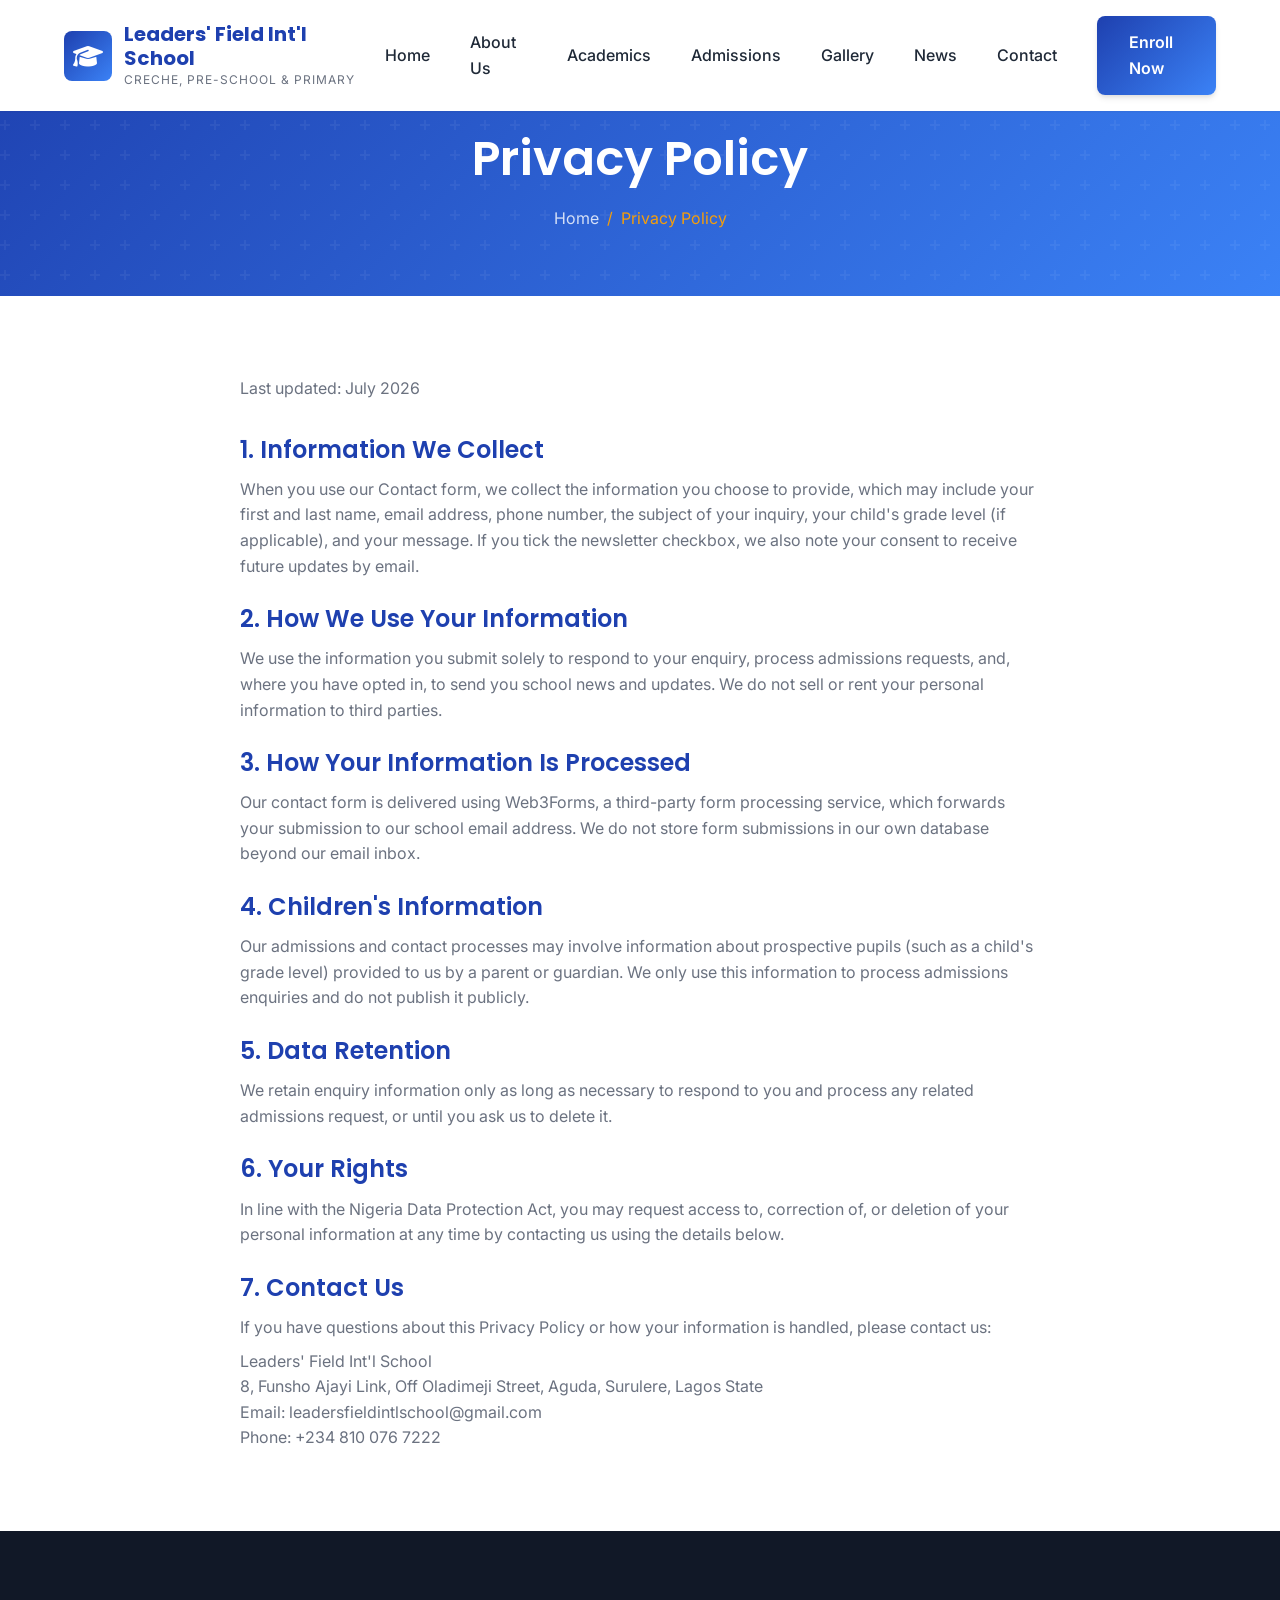
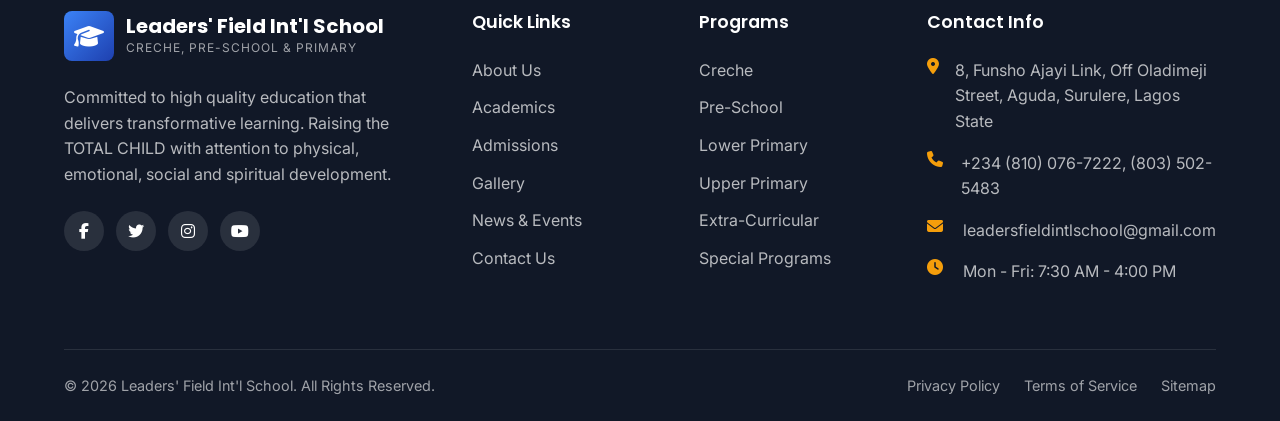
<file: privacy.html>
<!DOCTYPE html>
<html lang="en">
<head>
    <meta charset="UTF-8">
    <meta name="viewport" content="width=device-width, initial-scale=1.0">
    <meta name="description" content="Privacy Policy for Leaders' Field Int'l School - how we collect, use, and protect your information.">

    <title>Privacy Policy - Leaders' Field Int'l School</title>

    <!-- Favicon -->
    <link rel="icon" type="image/png" href="data:image/svg+xml,<svg xmlns='http://www.w3.org/2000/svg' viewBox='0 0 100 100'><text y='.9em' font-size='90'>🎓</text></svg>">

    <!-- Google Fonts -->
    <link rel="preconnect" href="https://fonts.googleapis.com">
    <link rel="preconnect" href="https://fonts.gstatic.com" crossorigin>
    <link href="https://fonts.googleapis.com/css2?family=Inter:wght@400;500;600;700&family=Poppins:wght@400;500;600;700;800&display=swap" rel="stylesheet">

    <!-- Font Awesome Icons -->
    <link rel="stylesheet" href="https://cdnjs.cloudflare.com/ajax/libs/font-awesome/6.4.2/css/all.min.css">

    <!-- Stylesheets -->
    <link rel="stylesheet" href="css/style.css">
    <link rel="stylesheet" href="css/responsive.css">
</head>
<body>
    <!-- Header -->
    <header class="header">
        <div class="container">
            <a href="index.html" class="logo">
                <div class="logo-icon">
                    <i class="fas fa-graduation-cap"></i>
                </div>
                <div class="logo-text">
                    <span class="school-name">Leaders' Field Int'l School</span>
                    <span class="tagline">Creche, Pre-School & Primary</span>
                </div>
            </a>

            <nav class="nav-menu">
                <a href="index.html" class="nav-link">Home</a>
                <a href="about.html" class="nav-link">About Us</a>
                <a href="academics.html" class="nav-link">Academics</a>
                <a href="admissions.html" class="nav-link">Admissions</a>
                <a href="gallery.html" class="nav-link">Gallery</a>
                <a href="news.html" class="nav-link">News</a>
                <a href="contact.html" class="nav-link">Contact</a>
                <div class="nav-cta">
                    <a href="admissions.html" class="btn btn-primary">Enroll Now</a>
                </div>
            </nav>

            <button class="mobile-menu-toggle" aria-label="Toggle Menu">
                <span></span>
                <span></span>
                <span></span>
            </button>
        </div>
    </header>

    <!-- Page Header -->
    <section class="page-header">
        <div class="container">
            <h1>Privacy Policy</h1>
            <div class="breadcrumb">
                <a href="index.html">Home</a>
                <span>/</span>
                <span>Privacy Policy</span>
            </div>
        </div>
    </section>

    <!-- Privacy Content -->
    <section class="section">
        <div class="container">
            <div style="max-width: 800px; margin: 0 auto;">
                <p style="color: var(--text-light); margin-bottom: 2rem;">Last updated: July 2026</p>

                <h3 style="color: var(--primary-color); margin-bottom: 0.75rem;">1. Information We Collect</h3>
                <p style="margin-bottom: 1.5rem;">When you use our Contact form, we collect the information you choose to provide, which may include your first and last name, email address, phone number, the subject of your inquiry, your child's grade level (if applicable), and your message. If you tick the newsletter checkbox, we also note your consent to receive future updates by email.</p>

                <h3 style="color: var(--primary-color); margin-bottom: 0.75rem;">2. How We Use Your Information</h3>
                <p style="margin-bottom: 1.5rem;">We use the information you submit solely to respond to your enquiry, process admissions requests, and, where you have opted in, to send you school news and updates. We do not sell or rent your personal information to third parties.</p>

                <h3 style="color: var(--primary-color); margin-bottom: 0.75rem;">3. How Your Information Is Processed</h3>
                <p style="margin-bottom: 1.5rem;">Our contact form is delivered using Web3Forms, a third-party form processing service, which forwards your submission to our school email address. We do not store form submissions in our own database beyond our email inbox.</p>

                <h3 style="color: var(--primary-color); margin-bottom: 0.75rem;">4. Children's Information</h3>
                <p style="margin-bottom: 1.5rem;">Our admissions and contact processes may involve information about prospective pupils (such as a child's grade level) provided to us by a parent or guardian. We only use this information to process admissions enquiries and do not publish it publicly.</p>

                <h3 style="color: var(--primary-color); margin-bottom: 0.75rem;">5. Data Retention</h3>
                <p style="margin-bottom: 1.5rem;">We retain enquiry information only as long as necessary to respond to you and process any related admissions request, or until you ask us to delete it.</p>

                <h3 style="color: var(--primary-color); margin-bottom: 0.75rem;">6. Your Rights</h3>
                <p style="margin-bottom: 1.5rem;">In line with the Nigeria Data Protection Act, you may request access to, correction of, or deletion of your personal information at any time by contacting us using the details below.</p>

                <h3 style="color: var(--primary-color); margin-bottom: 0.75rem;">7. Contact Us</h3>
                <p style="margin-bottom: 0.5rem;">If you have questions about this Privacy Policy or how your information is handled, please contact us:</p>
                <p style="margin: 0;">
                    Leaders' Field Int'l School<br>
                    8, Funsho Ajayi Link, Off Oladimeji Street, Aguda, Surulere, Lagos State<br>
                    Email: leadersfieldintlschool@gmail.com<br>
                    Phone: +234 810 076 7222
                </p>
            </div>
        </div>
    </section>

    <!-- Footer -->
    <footer class="footer">
        <div class="container">
            <div class="footer-main">
                <div class="footer-brand">
                    <a href="index.html" class="logo">
                        <div class="logo-icon">
                            <i class="fas fa-graduation-cap"></i>
                        </div>
                        <div class="logo-text">
                            <span class="school-name">Leaders' Field Int'l School</span>
                            <span class="tagline">Creche, Pre-School & Primary</span>
                        </div>
                    </a>
                    <p>Committed to high quality education that delivers transformative learning. Raising the TOTAL CHILD with attention to physical, emotional, social and spiritual development.</p>
                    <div class="footer-social">
                        <a href="https://web.facebook.com/leadersfieldschool/" target="_blank" rel="noopener" aria-label="Facebook"><i class="fab fa-facebook-f"></i></a>
                        <a href="https://x.com/learnersfield" target="_blank" rel="noopener" aria-label="Twitter (X)"><i class="fab fa-twitter"></i></a>
                        <a href="https://www.instagram.com/leadersfieldschool" target="_blank" rel="noopener" aria-label="Instagram"><i class="fab fa-instagram"></i></a>
                        <a href="https://youtube.com/@leadersfieldinternationalschoo" target="_blank" rel="noopener" aria-label="YouTube"><i class="fab fa-youtube"></i></a>
                    </div>
                </div>

                <div class="footer-column">
                    <h4>Quick Links</h4>
                    <ul class="footer-links">
                        <li><a href="about.html">About Us</a></li>
                        <li><a href="academics.html">Academics</a></li>
                        <li><a href="admissions.html">Admissions</a></li>
                        <li><a href="gallery.html">Gallery</a></li>
                        <li><a href="news.html">News & Events</a></li>
                        <li><a href="contact.html">Contact Us</a></li>
                    </ul>
                </div>

                <div class="footer-column">
                    <h4>Programs</h4>
                    <ul class="footer-links">
                        <li><a href="academics.html">Creche</a></li>
                        <li><a href="academics.html">Pre-School</a></li>
                        <li><a href="academics.html">Lower Primary</a></li>
                        <li><a href="academics.html">Upper Primary</a></li>
                        <li><a href="academics.html">Extra-Curricular</a></li>
                        <li><a href="academics.html">Special Programs</a></li>
                    </ul>
                </div>

                <div class="footer-column">
                    <h4>Contact Info</h4>
                    <div class="footer-contact-item">
                        <i class="fas fa-map-marker-alt"></i>
                        <span>8, Funsho Ajayi Link, Off Oladimeji Street, Aguda, Surulere, Lagos State</span>
                    </div>
                    <div class="footer-contact-item">
                        <i class="fas fa-phone"></i>
                        <span>+234 (810) 076-7222, (803) 502-5483</span>
                    </div>
                    <div class="footer-contact-item">
                        <i class="fas fa-envelope"></i>
                        <span>leadersfieldintlschool@gmail.com</span>
                    </div>
                    <div class="footer-contact-item">
                        <i class="fas fa-clock"></i>
                        <span>Mon - Fri: 7:30 AM - 4:00 PM</span>
                    </div>
                </div>
            </div>

            <div class="footer-bottom">
                <p>&copy; 2026 Leaders' Field Int'l School. All Rights Reserved.</p>
                <div class="footer-bottom-links">
                    <a href="privacy.html">Privacy Policy</a>
                    <a href="terms.html">Terms of Service</a>
                    <a href="sitemap.html">Sitemap</a>
                </div>
            </div>
        </div>
    </footer>

    <!-- Scroll to Top Button -->
    <button class="scroll-top" aria-label="Scroll to top">
        <i class="fas fa-arrow-up"></i>
    </button>

    <!-- JavaScript -->
    <script src="js/main.js"></script>
</body>
</html>
</file>
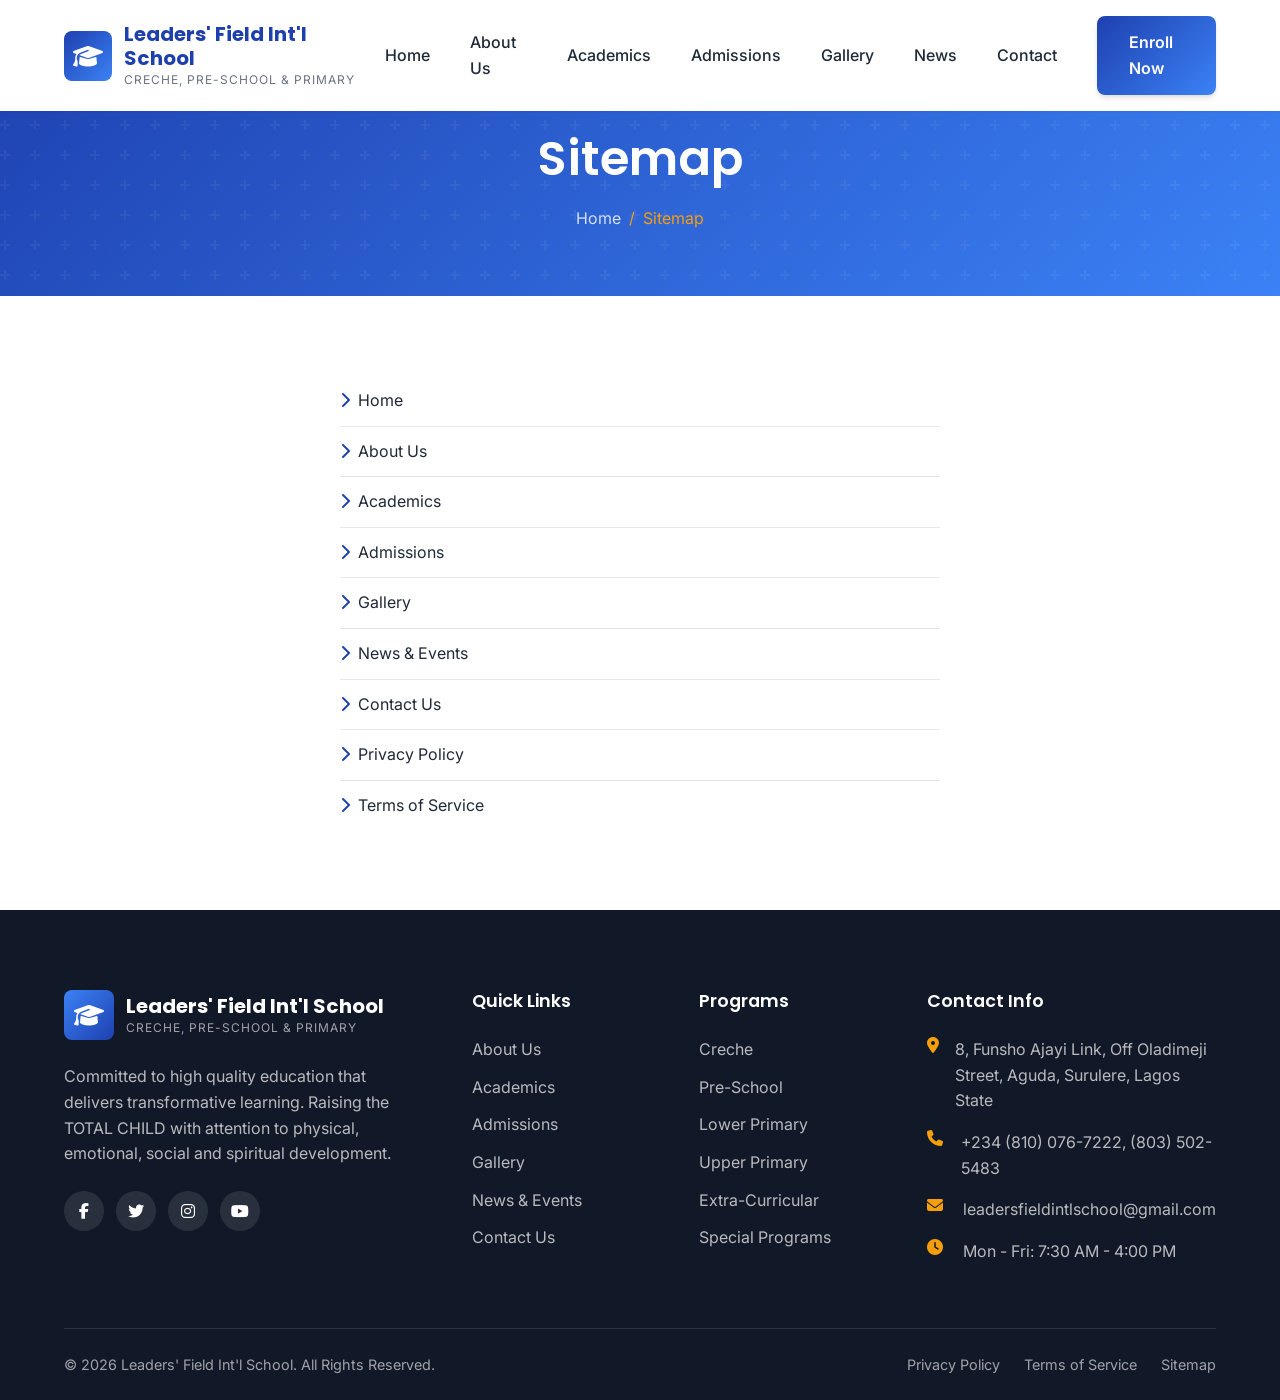
<file: sitemap.html>
<!DOCTYPE html>
<html lang="en">
<head>
    <meta charset="UTF-8">
    <meta name="viewport" content="width=device-width, initial-scale=1.0">
    <meta name="description" content="Sitemap for the Leaders' Field Int'l School website.">

    <title>Sitemap - Leaders' Field Int'l School</title>

    <!-- Favicon -->
    <link rel="icon" type="image/png" href="data:image/svg+xml,<svg xmlns='http://www.w3.org/2000/svg' viewBox='0 0 100 100'><text y='.9em' font-size='90'>🎓</text></svg>">

    <!-- Google Fonts -->
    <link rel="preconnect" href="https://fonts.googleapis.com">
    <link rel="preconnect" href="https://fonts.gstatic.com" crossorigin>
    <link href="https://fonts.googleapis.com/css2?family=Inter:wght@400;500;600;700&family=Poppins:wght@400;500;600;700;800&display=swap" rel="stylesheet">

    <!-- Font Awesome Icons -->
    <link rel="stylesheet" href="https://cdnjs.cloudflare.com/ajax/libs/font-awesome/6.4.2/css/all.min.css">

    <!-- Stylesheets -->
    <link rel="stylesheet" href="css/style.css">
    <link rel="stylesheet" href="css/responsive.css">
</head>
<body>
    <!-- Header -->
    <header class="header">
        <div class="container">
            <a href="index.html" class="logo">
                <div class="logo-icon">
                    <i class="fas fa-graduation-cap"></i>
                </div>
                <div class="logo-text">
                    <span class="school-name">Leaders' Field Int'l School</span>
                    <span class="tagline">Creche, Pre-School & Primary</span>
                </div>
            </a>

            <nav class="nav-menu">
                <a href="index.html" class="nav-link">Home</a>
                <a href="about.html" class="nav-link">About Us</a>
                <a href="academics.html" class="nav-link">Academics</a>
                <a href="admissions.html" class="nav-link">Admissions</a>
                <a href="gallery.html" class="nav-link">Gallery</a>
                <a href="news.html" class="nav-link">News</a>
                <a href="contact.html" class="nav-link">Contact</a>
                <div class="nav-cta">
                    <a href="admissions.html" class="btn btn-primary">Enroll Now</a>
                </div>
            </nav>

            <button class="mobile-menu-toggle" aria-label="Toggle Menu">
                <span></span>
                <span></span>
                <span></span>
            </button>
        </div>
    </header>

    <!-- Page Header -->
    <section class="page-header">
        <div class="container">
            <h1>Sitemap</h1>
            <div class="breadcrumb">
                <a href="index.html">Home</a>
                <span>/</span>
                <span>Sitemap</span>
            </div>
        </div>
    </section>

    <!-- Sitemap Content -->
    <section class="section">
        <div class="container">
            <div style="max-width: 600px; margin: 0 auto;">
                <ul style="list-style: none;">
                    <li style="padding: 0.75rem 0; border-bottom: 1px solid var(--border-color);"><a href="index.html"><i class="fas fa-chevron-right" style="color: var(--primary-color); margin-right: 0.5rem;"></i>Home</a></li>
                    <li style="padding: 0.75rem 0; border-bottom: 1px solid var(--border-color);"><a href="about.html"><i class="fas fa-chevron-right" style="color: var(--primary-color); margin-right: 0.5rem;"></i>About Us</a></li>
                    <li style="padding: 0.75rem 0; border-bottom: 1px solid var(--border-color);"><a href="academics.html"><i class="fas fa-chevron-right" style="color: var(--primary-color); margin-right: 0.5rem;"></i>Academics</a></li>
                    <li style="padding: 0.75rem 0; border-bottom: 1px solid var(--border-color);"><a href="admissions.html"><i class="fas fa-chevron-right" style="color: var(--primary-color); margin-right: 0.5rem;"></i>Admissions</a></li>
                    <li style="padding: 0.75rem 0; border-bottom: 1px solid var(--border-color);"><a href="gallery.html"><i class="fas fa-chevron-right" style="color: var(--primary-color); margin-right: 0.5rem;"></i>Gallery</a></li>
                    <li style="padding: 0.75rem 0; border-bottom: 1px solid var(--border-color);"><a href="news.html"><i class="fas fa-chevron-right" style="color: var(--primary-color); margin-right: 0.5rem;"></i>News & Events</a></li>
                    <li style="padding: 0.75rem 0; border-bottom: 1px solid var(--border-color);"><a href="contact.html"><i class="fas fa-chevron-right" style="color: var(--primary-color); margin-right: 0.5rem;"></i>Contact Us</a></li>
                    <li style="padding: 0.75rem 0; border-bottom: 1px solid var(--border-color);"><a href="privacy.html"><i class="fas fa-chevron-right" style="color: var(--primary-color); margin-right: 0.5rem;"></i>Privacy Policy</a></li>
                    <li style="padding: 0.75rem 0;"><a href="terms.html"><i class="fas fa-chevron-right" style="color: var(--primary-color); margin-right: 0.5rem;"></i>Terms of Service</a></li>
                </ul>
            </div>
        </div>
    </section>

    <!-- Footer -->
    <footer class="footer">
        <div class="container">
            <div class="footer-main">
                <div class="footer-brand">
                    <a href="index.html" class="logo">
                        <div class="logo-icon">
                            <i class="fas fa-graduation-cap"></i>
                        </div>
                        <div class="logo-text">
                            <span class="school-name">Leaders' Field Int'l School</span>
                            <span class="tagline">Creche, Pre-School & Primary</span>
                        </div>
                    </a>
                    <p>Committed to high quality education that delivers transformative learning. Raising the TOTAL CHILD with attention to physical, emotional, social and spiritual development.</p>
                    <div class="footer-social">
                        <a href="https://web.facebook.com/leadersfieldschool/" target="_blank" rel="noopener" aria-label="Facebook"><i class="fab fa-facebook-f"></i></a>
                        <a href="https://x.com/learnersfield" target="_blank" rel="noopener" aria-label="Twitter (X)"><i class="fab fa-twitter"></i></a>
                        <a href="https://www.instagram.com/leadersfieldschool" target="_blank" rel="noopener" aria-label="Instagram"><i class="fab fa-instagram"></i></a>
                        <a href="https://youtube.com/@leadersfieldinternationalschoo" target="_blank" rel="noopener" aria-label="YouTube"><i class="fab fa-youtube"></i></a>
                    </div>
                </div>

                <div class="footer-column">
                    <h4>Quick Links</h4>
                    <ul class="footer-links">
                        <li><a href="about.html">About Us</a></li>
                        <li><a href="academics.html">Academics</a></li>
                        <li><a href="admissions.html">Admissions</a></li>
                        <li><a href="gallery.html">Gallery</a></li>
                        <li><a href="news.html">News & Events</a></li>
                        <li><a href="contact.html">Contact Us</a></li>
                    </ul>
                </div>

                <div class="footer-column">
                    <h4>Programs</h4>
                    <ul class="footer-links">
                        <li><a href="academics.html">Creche</a></li>
                        <li><a href="academics.html">Pre-School</a></li>
                        <li><a href="academics.html">Lower Primary</a></li>
                        <li><a href="academics.html">Upper Primary</a></li>
                        <li><a href="academics.html">Extra-Curricular</a></li>
                        <li><a href="academics.html">Special Programs</a></li>
                    </ul>
                </div>

                <div class="footer-column">
                    <h4>Contact Info</h4>
                    <div class="footer-contact-item">
                        <i class="fas fa-map-marker-alt"></i>
                        <span>8, Funsho Ajayi Link, Off Oladimeji Street, Aguda, Surulere, Lagos State</span>
                    </div>
                    <div class="footer-contact-item">
                        <i class="fas fa-phone"></i>
                        <span>+234 (810) 076-7222, (803) 502-5483</span>
                    </div>
                    <div class="footer-contact-item">
                        <i class="fas fa-envelope"></i>
                        <span>leadersfieldintlschool@gmail.com</span>
                    </div>
                    <div class="footer-contact-item">
                        <i class="fas fa-clock"></i>
                        <span>Mon - Fri: 7:30 AM - 4:00 PM</span>
                    </div>
                </div>
            </div>

            <div class="footer-bottom">
                <p>&copy; 2026 Leaders' Field Int'l School. All Rights Reserved.</p>
                <div class="footer-bottom-links">
                    <a href="privacy.html">Privacy Policy</a>
                    <a href="terms.html">Terms of Service</a>
                    <a href="sitemap.html">Sitemap</a>
                </div>
            </div>
        </div>
    </footer>

    <!-- Scroll to Top Button -->
    <button class="scroll-top" aria-label="Scroll to top">
        <i class="fas fa-arrow-up"></i>
    </button>

    <!-- JavaScript -->
    <script src="js/main.js"></script>
</body>
</html>
</file>
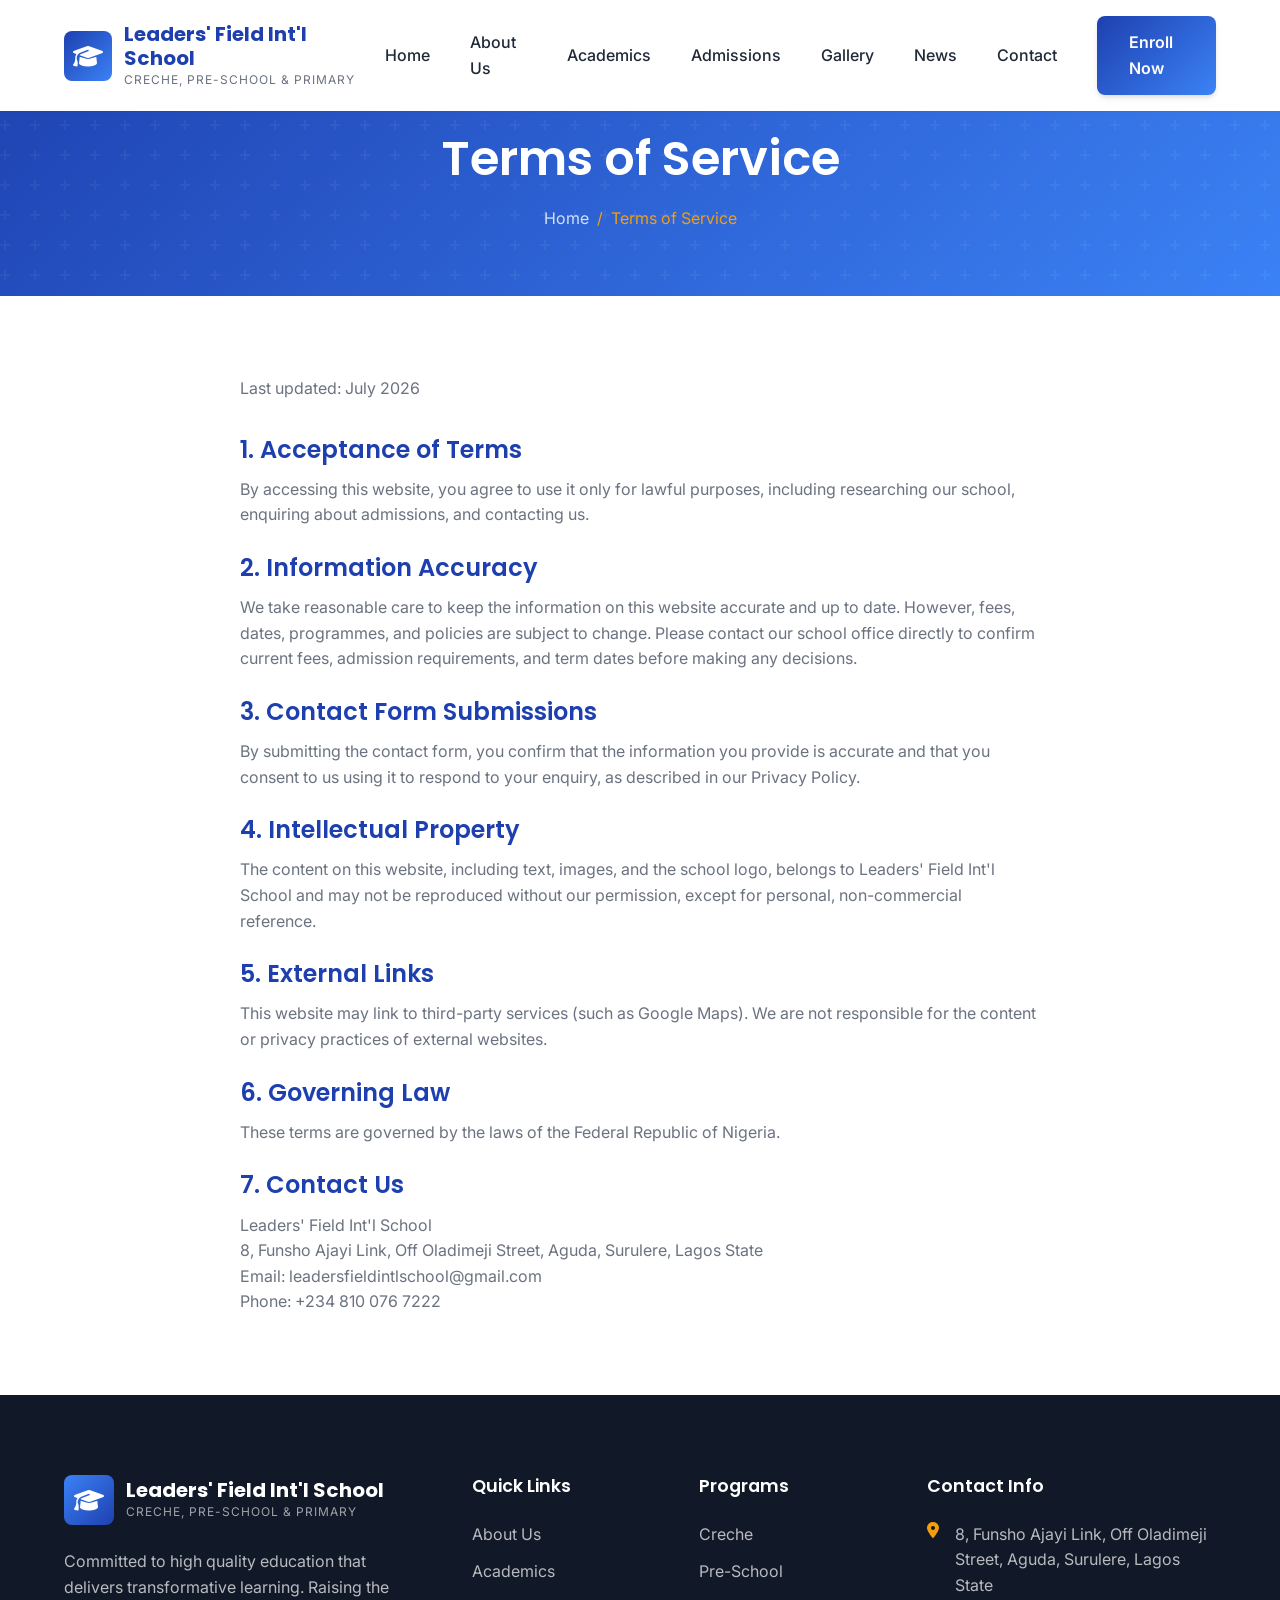
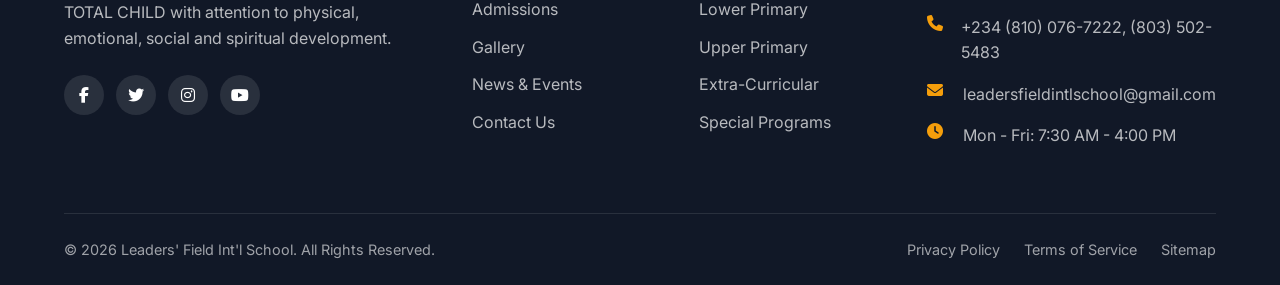
<file: terms.html>
<!DOCTYPE html>
<html lang="en">
<head>
    <meta charset="UTF-8">
    <meta name="viewport" content="width=device-width, initial-scale=1.0">
    <meta name="description" content="Terms of Service for the Leaders' Field Int'l School website.">

    <title>Terms of Service - Leaders' Field Int'l School</title>

    <!-- Favicon -->
    <link rel="icon" type="image/png" href="data:image/svg+xml,<svg xmlns='http://www.w3.org/2000/svg' viewBox='0 0 100 100'><text y='.9em' font-size='90'>🎓</text></svg>">

    <!-- Google Fonts -->
    <link rel="preconnect" href="https://fonts.googleapis.com">
    <link rel="preconnect" href="https://fonts.gstatic.com" crossorigin>
    <link href="https://fonts.googleapis.com/css2?family=Inter:wght@400;500;600;700&family=Poppins:wght@400;500;600;700;800&display=swap" rel="stylesheet">

    <!-- Font Awesome Icons -->
    <link rel="stylesheet" href="https://cdnjs.cloudflare.com/ajax/libs/font-awesome/6.4.2/css/all.min.css">

    <!-- Stylesheets -->
    <link rel="stylesheet" href="css/style.css">
    <link rel="stylesheet" href="css/responsive.css">
</head>
<body>
    <!-- Header -->
    <header class="header">
        <div class="container">
            <a href="index.html" class="logo">
                <div class="logo-icon">
                    <i class="fas fa-graduation-cap"></i>
                </div>
                <div class="logo-text">
                    <span class="school-name">Leaders' Field Int'l School</span>
                    <span class="tagline">Creche, Pre-School & Primary</span>
                </div>
            </a>

            <nav class="nav-menu">
                <a href="index.html" class="nav-link">Home</a>
                <a href="about.html" class="nav-link">About Us</a>
                <a href="academics.html" class="nav-link">Academics</a>
                <a href="admissions.html" class="nav-link">Admissions</a>
                <a href="gallery.html" class="nav-link">Gallery</a>
                <a href="news.html" class="nav-link">News</a>
                <a href="contact.html" class="nav-link">Contact</a>
                <div class="nav-cta">
                    <a href="admissions.html" class="btn btn-primary">Enroll Now</a>
                </div>
            </nav>

            <button class="mobile-menu-toggle" aria-label="Toggle Menu">
                <span></span>
                <span></span>
                <span></span>
            </button>
        </div>
    </header>

    <!-- Page Header -->
    <section class="page-header">
        <div class="container">
            <h1>Terms of Service</h1>
            <div class="breadcrumb">
                <a href="index.html">Home</a>
                <span>/</span>
                <span>Terms of Service</span>
            </div>
        </div>
    </section>

    <!-- Terms Content -->
    <section class="section">
        <div class="container">
            <div style="max-width: 800px; margin: 0 auto;">
                <p style="color: var(--text-light); margin-bottom: 2rem;">Last updated: July 2026</p>

                <h3 style="color: var(--primary-color); margin-bottom: 0.75rem;">1. Acceptance of Terms</h3>
                <p style="margin-bottom: 1.5rem;">By accessing this website, you agree to use it only for lawful purposes, including researching our school, enquiring about admissions, and contacting us.</p>

                <h3 style="color: var(--primary-color); margin-bottom: 0.75rem;">2. Information Accuracy</h3>
                <p style="margin-bottom: 1.5rem;">We take reasonable care to keep the information on this website accurate and up to date. However, fees, dates, programmes, and policies are subject to change. Please contact our school office directly to confirm current fees, admission requirements, and term dates before making any decisions.</p>

                <h3 style="color: var(--primary-color); margin-bottom: 0.75rem;">3. Contact Form Submissions</h3>
                <p style="margin-bottom: 1.5rem;">By submitting the contact form, you confirm that the information you provide is accurate and that you consent to us using it to respond to your enquiry, as described in our <a href="privacy.html">Privacy Policy</a>.</p>

                <h3 style="color: var(--primary-color); margin-bottom: 0.75rem;">4. Intellectual Property</h3>
                <p style="margin-bottom: 1.5rem;">The content on this website, including text, images, and the school logo, belongs to Leaders' Field Int'l School and may not be reproduced without our permission, except for personal, non-commercial reference.</p>

                <h3 style="color: var(--primary-color); margin-bottom: 0.75rem;">5. External Links</h3>
                <p style="margin-bottom: 1.5rem;">This website may link to third-party services (such as Google Maps). We are not responsible for the content or privacy practices of external websites.</p>

                <h3 style="color: var(--primary-color); margin-bottom: 0.75rem;">6. Governing Law</h3>
                <p style="margin-bottom: 1.5rem;">These terms are governed by the laws of the Federal Republic of Nigeria.</p>

                <h3 style="color: var(--primary-color); margin-bottom: 0.75rem;">7. Contact Us</h3>
                <p style="margin: 0;">
                    Leaders' Field Int'l School<br>
                    8, Funsho Ajayi Link, Off Oladimeji Street, Aguda, Surulere, Lagos State<br>
                    Email: leadersfieldintlschool@gmail.com<br>
                    Phone: +234 810 076 7222
                </p>
            </div>
        </div>
    </section>

    <!-- Footer -->
    <footer class="footer">
        <div class="container">
            <div class="footer-main">
                <div class="footer-brand">
                    <a href="index.html" class="logo">
                        <div class="logo-icon">
                            <i class="fas fa-graduation-cap"></i>
                        </div>
                        <div class="logo-text">
                            <span class="school-name">Leaders' Field Int'l School</span>
                            <span class="tagline">Creche, Pre-School & Primary</span>
                        </div>
                    </a>
                    <p>Committed to high quality education that delivers transformative learning. Raising the TOTAL CHILD with attention to physical, emotional, social and spiritual development.</p>
                    <div class="footer-social">
                        <a href="https://web.facebook.com/leadersfieldschool/" target="_blank" rel="noopener" aria-label="Facebook"><i class="fab fa-facebook-f"></i></a>
                        <a href="https://x.com/learnersfield" target="_blank" rel="noopener" aria-label="Twitter (X)"><i class="fab fa-twitter"></i></a>
                        <a href="https://www.instagram.com/leadersfieldschool" target="_blank" rel="noopener" aria-label="Instagram"><i class="fab fa-instagram"></i></a>
                        <a href="https://youtube.com/@leadersfieldinternationalschoo" target="_blank" rel="noopener" aria-label="YouTube"><i class="fab fa-youtube"></i></a>
                    </div>
                </div>

                <div class="footer-column">
                    <h4>Quick Links</h4>
                    <ul class="footer-links">
                        <li><a href="about.html">About Us</a></li>
                        <li><a href="academics.html">Academics</a></li>
                        <li><a href="admissions.html">Admissions</a></li>
                        <li><a href="gallery.html">Gallery</a></li>
                        <li><a href="news.html">News & Events</a></li>
                        <li><a href="contact.html">Contact Us</a></li>
                    </ul>
                </div>

                <div class="footer-column">
                    <h4>Programs</h4>
                    <ul class="footer-links">
                        <li><a href="academics.html">Creche</a></li>
                        <li><a href="academics.html">Pre-School</a></li>
                        <li><a href="academics.html">Lower Primary</a></li>
                        <li><a href="academics.html">Upper Primary</a></li>
                        <li><a href="academics.html">Extra-Curricular</a></li>
                        <li><a href="academics.html">Special Programs</a></li>
                    </ul>
                </div>

                <div class="footer-column">
                    <h4>Contact Info</h4>
                    <div class="footer-contact-item">
                        <i class="fas fa-map-marker-alt"></i>
                        <span>8, Funsho Ajayi Link, Off Oladimeji Street, Aguda, Surulere, Lagos State</span>
                    </div>
                    <div class="footer-contact-item">
                        <i class="fas fa-phone"></i>
                        <span>+234 (810) 076-7222, (803) 502-5483</span>
                    </div>
                    <div class="footer-contact-item">
                        <i class="fas fa-envelope"></i>
                        <span>leadersfieldintlschool@gmail.com</span>
                    </div>
                    <div class="footer-contact-item">
                        <i class="fas fa-clock"></i>
                        <span>Mon - Fri: 7:30 AM - 4:00 PM</span>
                    </div>
                </div>
            </div>

            <div class="footer-bottom">
                <p>&copy; 2026 Leaders' Field Int'l School. All Rights Reserved.</p>
                <div class="footer-bottom-links">
                    <a href="privacy.html">Privacy Policy</a>
                    <a href="terms.html">Terms of Service</a>
                    <a href="sitemap.html">Sitemap</a>
                </div>
            </div>
        </div>
    </footer>

    <!-- Scroll to Top Button -->
    <button class="scroll-top" aria-label="Scroll to top">
        <i class="fas fa-arrow-up"></i>
    </button>

    <!-- JavaScript -->
    <script src="js/main.js"></script>
</body>
</html>
</file>
<file: css/style.css>
/* ============================================
   LEADERS' FIELD INT'L SCHOOL - Main Stylesheet
   Creche, Pre-School & Primary
   ============================================ */

/* CSS Variables */
:root {
    --primary-color: #1e40af;
    --primary-dark: #1e3a8a;
    --primary-light: #3b82f6;
    --secondary-color: #f59e0b;
    --secondary-dark: #d97706;
    --accent-color: #10b981;
    --accent-light: #34d399;
    --text-dark: #1f2937;
    --text-light: #6b7280;
    --text-white: #ffffff;
    --bg-light: #f3f4f6;
    --bg-white: #ffffff;
    --bg-dark: #111827;
    --border-color: #e5e7eb;
    --shadow-sm: 0 1px 2px 0 rgba(0, 0, 0, 0.05);
    --shadow-md: 0 4px 6px -1px rgba(0, 0, 0, 0.1), 0 2px 4px -1px rgba(0, 0, 0, 0.06);
    --shadow-lg: 0 10px 15px -3px rgba(0, 0, 0, 0.1), 0 4px 6px -2px rgba(0, 0, 0, 0.05);
    --shadow-xl: 0 20px 25px -5px rgba(0, 0, 0, 0.1), 0 10px 10px -5px rgba(0, 0, 0, 0.04);
    --radius-sm: 0.375rem;
    --radius-md: 0.5rem;
    --radius-lg: 1rem;
    --radius-xl: 1.5rem;
    --radius-full: 9999px;
    --transition-fast: 0.15s ease;
    --transition-normal: 0.3s ease;
    --transition-slow: 0.5s ease;
}

/* Reset & Base Styles */
*, *::before, *::after {
    margin: 0;
    padding: 0;
    box-sizing: border-box;
}

html {
    scroll-behavior: smooth;
    font-size: 16px;
}

body {
    font-family: 'Inter', -apple-system, BlinkMacSystemFont, 'Segoe UI', Roboto, sans-serif;
    line-height: 1.6;
    color: var(--text-dark);
    background-color: var(--bg-white);
    overflow-x: hidden;
}

h1, h2, h3, h4, h5, h6 {
    font-family: 'Poppins', sans-serif;
    font-weight: 600;
    line-height: 1.3;
    color: var(--text-dark);
}

h1 { font-size: 3rem; }
h2 { font-size: 2.25rem; }
h3 { font-size: 1.5rem; }
h4 { font-size: 1.25rem; }

p {
    margin-bottom: 1rem;
    color: var(--text-light);
}

a {
    text-decoration: none;
    color: inherit;
    transition: var(--transition-fast);
}

img {
    max-width: 100%;
    height: auto;
    display: block;
}

ul, ol {
    list-style: none;
}

button {
    cursor: pointer;
    font-family: inherit;
    border: none;
    outline: none;
}

input, textarea, select {
    font-family: inherit;
    font-size: inherit;
}

/* Container */
.container {
    max-width: 1200px;
    margin: 0 auto;
    padding: 0 1.5rem;
}

/* Section Styles */
.section {
    padding: 5rem 0;
}

.section-header {
    text-align: center;
    margin-bottom: 3rem;
}

.section-header h2 {
    margin-bottom: 1rem;
    position: relative;
    display: inline-block;
}

.section-header h2::after {
    content: '';
    position: absolute;
    bottom: -10px;
    left: 50%;
    transform: translateX(-50%);
    width: 60px;
    height: 4px;
    background: linear-gradient(90deg, var(--primary-color), var(--secondary-color));
    border-radius: var(--radius-full);
}

.section-header p {
    max-width: 600px;
    margin: 1.5rem auto 0;
    font-size: 1.1rem;
}

/* Buttons */
.btn {
    display: inline-flex;
    align-items: center;
    justify-content: center;
    gap: 0.5rem;
    padding: 0.875rem 2rem;
    font-size: 1rem;
    font-weight: 600;
    border-radius: var(--radius-md);
    transition: var(--transition-normal);
    cursor: pointer;
}

.btn-primary {
    background: linear-gradient(135deg, var(--primary-color), var(--primary-light));
    color: var(--text-white);
    box-shadow: var(--shadow-md);
}

.btn-primary:hover {
    transform: translateY(-2px);
    box-shadow: var(--shadow-lg);
}

.btn-secondary {
    background: var(--secondary-color);
    color: var(--text-white);
}

.btn-secondary:hover {
    background: var(--secondary-dark);
    transform: translateY(-2px);
}

.btn-outline {
    background: transparent;
    border: 2px solid var(--primary-color);
    color: var(--primary-color);
}

.btn-outline:hover {
    background: var(--primary-color);
    color: var(--text-white);
}

.btn-white {
    background: var(--bg-white);
    color: var(--primary-color);
}

.btn-white:hover {
    background: var(--bg-light);
    transform: translateY(-2px);
}

/* ============================================
   HEADER & NAVIGATION
   ============================================ */
.header {
    position: fixed;
    top: 0;
    left: 0;
    right: 0;
    z-index: 1000;
    background: var(--bg-white);
    box-shadow: var(--shadow-sm);
    transition: var(--transition-normal);
}

.header.scrolled {
    box-shadow: var(--shadow-md);
}

.header .container {
    display: flex;
    align-items: center;
    justify-content: space-between;
    padding-top: 1rem;
    padding-bottom: 1rem;
}

.logo {
    display: flex;
    align-items: center;
    gap: 0.75rem;
}

.logo-icon {
    width: 50px;
    height: 50px;
    background: linear-gradient(135deg, var(--primary-color), var(--primary-light));
    border-radius: var(--radius-md);
    display: flex;
    align-items: center;
    justify-content: center;
    color: white;
    font-size: 1.5rem;
}

.logo-text {
    display: flex;
    flex-direction: column;
}

.logo-text .school-name {
    font-family: 'Poppins', sans-serif;
    font-size: 1.25rem;
    font-weight: 700;
    color: var(--primary-color);
    line-height: 1.2;
}

.logo-text .tagline {
    font-size: 0.75rem;
    color: var(--text-light);
    text-transform: uppercase;
    letter-spacing: 1px;
}

.nav-menu {
    display: flex;
    align-items: center;
    gap: 0.5rem;
}

.nav-link {
    padding: 0.5rem 1rem;
    font-weight: 500;
    color: var(--text-dark);
    border-radius: var(--radius-md);
    position: relative;
}

.nav-link:hover,
.nav-link.active {
    color: var(--primary-color);
    background: rgba(30, 64, 175, 0.05);
}

.nav-link.active::after {
    content: '';
    position: absolute;
    bottom: 0;
    left: 50%;
    transform: translateX(-50%);
    width: 30px;
    height: 3px;
    background: var(--primary-color);
    border-radius: var(--radius-full);
}

.nav-cta {
    margin-left: 1rem;
}

.mobile-menu-toggle {
    display: none;
    flex-direction: column;
    gap: 5px;
    padding: 0.5rem;
    background: none;
}

.mobile-menu-toggle span {
    display: block;
    width: 25px;
    height: 3px;
    background: var(--text-dark);
    border-radius: var(--radius-full);
    transition: var(--transition-fast);
}

/* ============================================
   HERO SECTION
   ============================================ */
.hero {
    position: relative;
    min-height: 100vh;
    display: flex;
    align-items: center;
    background: linear-gradient(135deg, #1e3a8a 0%, #3b82f6 50%, #60a5fa 100%);
    overflow: hidden;
    padding-top: 80px;
}

.hero::before {
    content: '';
    position: absolute;
    top: 0;
    left: 0;
    right: 0;
    bottom: 0;
    background: url("data:image/svg+xml,%3Csvg width='60' height='60' viewBox='0 0 60 60' xmlns='http://www.w3.org/2000/svg'%3E%3Cg fill='none' fill-rule='evenodd'%3E%3Cg fill='%23ffffff' fill-opacity='0.05'%3E%3Cpath d='M36 34v-4h-2v4h-4v2h4v4h2v-4h4v-2h-4zm0-30V0h-2v4h-4v2h4v4h2V6h4V4h-4zM6 34v-4H4v4H0v2h4v4h2v-4h4v-2H6zM6 4V0H4v4H0v2h4v4h2V6h4V4H6z'/%3E%3C/g%3E%3C/g%3E%3C/svg%3E");
    opacity: 0.5;
}

.hero-shapes {
    position: absolute;
    top: 0;
    left: 0;
    right: 0;
    bottom: 0;
    overflow: hidden;
    pointer-events: none;
}

.hero-shape {
    position: absolute;
    border-radius: 50%;
    opacity: 0.1;
    animation: float 6s ease-in-out infinite;
}

.hero-shape:nth-child(1) {
    width: 300px;
    height: 300px;
    background: var(--secondary-color);
    top: 10%;
    right: -100px;
    animation-delay: 0s;
}

.hero-shape:nth-child(2) {
    width: 200px;
    height: 200px;
    background: var(--accent-color);
    bottom: 20%;
    left: -50px;
    animation-delay: 2s;
}

.hero-shape:nth-child(3) {
    width: 150px;
    height: 150px;
    background: white;
    top: 50%;
    right: 20%;
    animation-delay: 4s;
}

@keyframes float {
    0%, 100% { transform: translateY(0) rotate(0deg); }
    50% { transform: translateY(-20px) rotate(10deg); }
}

.hero .container {
    position: relative;
    z-index: 1;
    display: grid;
    grid-template-columns: 1fr 1fr;
    gap: 3rem;
    align-items: center;
}

.hero-content {
    color: white;
}

.hero-badge {
    display: inline-flex;
    align-items: center;
    gap: 0.5rem;
    background: rgba(255, 255, 255, 0.2);
    padding: 0.5rem 1rem;
    border-radius: var(--radius-full);
    font-size: 0.875rem;
    margin-bottom: 1.5rem;
    backdrop-filter: blur(10px);
}

.hero-badge i {
    color: var(--secondary-color);
}

.hero h1 {
    font-size: 3.5rem;
    color: white;
    margin-bottom: 1.5rem;
    line-height: 1.2;
}

.hero h1 span {
    color: var(--secondary-color);
}

.hero-description {
    font-size: 1.25rem;
    color: rgba(255, 255, 255, 0.9);
    margin-bottom: 2rem;
    max-width: 500px;
}

.hero-buttons {
    display: flex;
    gap: 1rem;
    flex-wrap: wrap;
}

.hero-stats {
    display: flex;
    gap: 2rem;
    margin-top: 3rem;
    padding-top: 2rem;
    border-top: 1px solid rgba(255, 255, 255, 0.2);
}

.stat-item {
    text-align: center;
}

.stat-number {
    font-family: 'Poppins', sans-serif;
    font-size: 2.5rem;
    font-weight: 700;
    color: white;
    line-height: 1;
}

.stat-label {
    font-size: 0.875rem;
    color: rgba(255, 255, 255, 0.8);
    margin-top: 0.25rem;
}

.hero-image {
    position: relative;
}

.hero-image-wrapper {
    position: relative;
    border-radius: var(--radius-xl);
    overflow: hidden;
    box-shadow: var(--shadow-xl);
}

.hero-image img {
    width: 100%;
    height: 500px;
    object-fit: cover;
}

.hero-image-badge {
    position: absolute;
    bottom: -20px;
    left: -20px;
    background: white;
    padding: 1.5rem;
    border-radius: var(--radius-lg);
    box-shadow: var(--shadow-lg);
    display: flex;
    align-items: center;
    gap: 1rem;
}

.hero-image-badge i {
    font-size: 2rem;
    color: var(--accent-color);
}

.hero-image-badge .badge-text {
    font-weight: 600;
    color: var(--text-dark);
}

.hero-image-badge .badge-subtext {
    font-size: 0.875rem;
    color: var(--text-light);
}

/* ============================================
   FEATURES SECTION
   ============================================ */
.features {
    background: var(--bg-light);
}

.features-grid {
    display: grid;
    grid-template-columns: repeat(4, 1fr);
    gap: 1.5rem;
}

.feature-card {
    background: white;
    padding: 2rem;
    border-radius: var(--radius-lg);
    text-align: center;
    box-shadow: var(--shadow-sm);
    transition: var(--transition-normal);
}

.feature-card:hover {
    transform: translateY(-5px);
    box-shadow: var(--shadow-lg);
}

.feature-icon {
    width: 70px;
    height: 70px;
    margin: 0 auto 1.5rem;
    background: linear-gradient(135deg, var(--primary-color), var(--primary-light));
    border-radius: var(--radius-lg);
    display: flex;
    align-items: center;
    justify-content: center;
    font-size: 1.75rem;
    color: white;
}

.feature-card:nth-child(2) .feature-icon {
    background: linear-gradient(135deg, var(--secondary-color), var(--secondary-dark));
}

.feature-card:nth-child(3) .feature-icon {
    background: linear-gradient(135deg, var(--accent-color), var(--accent-light));
}

.feature-card:nth-child(4) .feature-icon {
    background: linear-gradient(135deg, #8b5cf6, #a78bfa);
}

.feature-card h3 {
    margin-bottom: 0.75rem;
    font-size: 1.25rem;
}

.feature-card p {
    font-size: 0.95rem;
    margin-bottom: 0;
}

/* ============================================
   ABOUT PREVIEW SECTION
   ============================================ */
.about-preview .container {
    display: grid;
    grid-template-columns: 1fr 1fr;
    gap: 4rem;
    align-items: center;
}

/* Reusable two-column grid (collapses to one column on tablets - see responsive.css) */
.grid-2-col {
    display: grid;
    grid-template-columns: 1fr 1fr;
}

/* Two-card centered team grid (collapses to one column on phones - see responsive.css) */
.team-grid-two {
    grid-template-columns: repeat(2, 1fr);
    max-width: 640px;
    margin: 0 auto;
}

.about-images {
    position: relative;
}

.about-img-main {
    border-radius: var(--radius-xl);
    overflow: hidden;
    box-shadow: var(--shadow-xl);
}

.about-img-main img {
    width: 100%;
    height: 450px;
    object-fit: cover;
}

.about-img-secondary {
    position: absolute;
    bottom: -30px;
    right: -30px;
    width: 200px;
    border-radius: var(--radius-lg);
    overflow: hidden;
    box-shadow: var(--shadow-lg);
    border: 5px solid white;
}

.about-img-secondary img {
    width: 100%;
    height: 200px;
    object-fit: cover;
}

.experience-badge {
    position: absolute;
    top: -20px;
    left: -20px;
    background: var(--secondary-color);
    color: white;
    padding: 1.5rem;
    border-radius: var(--radius-lg);
    text-align: center;
    box-shadow: var(--shadow-lg);
}

.experience-badge .years {
    font-family: 'Poppins', sans-serif;
    font-size: 2.5rem;
    font-weight: 700;
    line-height: 1;
}

.experience-badge .text {
    font-size: 0.875rem;
    margin-top: 0.25rem;
}

.about-content h2 {
    margin-bottom: 1.5rem;
}

.about-content .lead {
    font-size: 1.1rem;
    color: var(--primary-color);
    font-weight: 500;
    margin-bottom: 1rem;
}

.about-features {
    margin: 2rem 0;
}

.about-feature-item {
    display: flex;
    align-items: flex-start;
    gap: 1rem;
    margin-bottom: 1.25rem;
}

.about-feature-item i {
    width: 30px;
    height: 30px;
    background: rgba(16, 185, 129, 0.1);
    color: var(--accent-color);
    border-radius: 50%;
    display: flex;
    align-items: center;
    justify-content: center;
    font-size: 0.875rem;
    flex-shrink: 0;
    margin-top: 0.25rem;
}

.about-feature-item span {
    font-weight: 500;
    color: var(--text-dark);
}

/* ============================================
   PROGRAMS SECTION
   ============================================ */
.programs {
    background: var(--bg-light);
}

.programs-grid {
    display: grid;
    grid-template-columns: repeat(3, 1fr);
    gap: 2rem;
}

.program-card {
    background: white;
    border-radius: var(--radius-xl);
    overflow: hidden;
    box-shadow: var(--shadow-md);
    transition: var(--transition-normal);
}

.program-card:hover {
    transform: translateY(-10px);
    box-shadow: var(--shadow-xl);
}

.program-image {
    height: 200px;
    overflow: hidden;
}

.program-image img {
    width: 100%;
    height: 100%;
    object-fit: cover;
    transition: var(--transition-slow);
}

.program-card:hover .program-image img {
    transform: scale(1.1);
}

.program-content {
    padding: 1.5rem;
}

.program-level {
    display: inline-block;
    padding: 0.25rem 0.75rem;
    background: rgba(30, 64, 175, 0.1);
    color: var(--primary-color);
    font-size: 0.75rem;
    font-weight: 600;
    border-radius: var(--radius-full);
    margin-bottom: 0.75rem;
}

.program-content h3 {
    margin-bottom: 0.75rem;
}

.program-content p {
    font-size: 0.95rem;
    margin-bottom: 1rem;
}

.program-link {
    display: inline-flex;
    align-items: center;
    gap: 0.5rem;
    color: var(--primary-color);
    font-weight: 600;
}

.program-link:hover {
    gap: 0.75rem;
}

/* ============================================
   STATS SECTION
   ============================================ */
.stats-section {
    background: linear-gradient(135deg, var(--primary-color), var(--primary-light));
    color: white;
    padding: 4rem 0;
}

.stats-grid {
    display: grid;
    grid-template-columns: repeat(4, 1fr);
    gap: 2rem;
    text-align: center;
}

.stats-item {
    padding: 1.5rem;
}

.stats-item i {
    font-size: 2.5rem;
    margin-bottom: 1rem;
    opacity: 0.9;
}

.stats-item .number {
    font-family: 'Poppins', sans-serif;
    font-size: 3rem;
    font-weight: 700;
    line-height: 1;
    margin-bottom: 0.5rem;
}

.stats-item .label {
    font-size: 1rem;
    opacity: 0.9;
}

/* ============================================
   TESTIMONIALS SECTION
   ============================================ */
.testimonials-slider {
    max-width: 800px;
    margin: 0 auto;
}

.testimonial-card {
    background: white;
    padding: 2.5rem;
    border-radius: var(--radius-xl);
    box-shadow: var(--shadow-lg);
    text-align: center;
}

.testimonial-quote {
    font-size: 1.25rem;
    font-style: italic;
    color: var(--text-dark);
    margin-bottom: 1.5rem;
    line-height: 1.8;
}

.testimonial-quote i {
    font-size: 2rem;
    color: var(--primary-light);
    opacity: 0.3;
    display: block;
    margin-bottom: 1rem;
}

.testimonial-author {
    display: flex;
    align-items: center;
    justify-content: center;
    gap: 1rem;
}

.testimonial-avatar {
    width: 60px;
    height: 60px;
    border-radius: 50%;
    object-fit: cover;
}

.testimonial-info h4 {
    font-size: 1.1rem;
    margin-bottom: 0.25rem;
}

.testimonial-info span {
    font-size: 0.875rem;
    color: var(--text-light);
}

/* ============================================
   NEWS & EVENTS SECTION
   ============================================ */
.news-grid {
    display: grid;
    grid-template-columns: repeat(3, 1fr);
    gap: 2rem;
}

.news-card {
    background: white;
    border-radius: var(--radius-lg);
    overflow: hidden;
    box-shadow: var(--shadow-md);
    transition: var(--transition-normal);
}

.news-card:hover {
    transform: translateY(-5px);
    box-shadow: var(--shadow-lg);
}

.news-image {
    height: 200px;
    overflow: hidden;
}

.news-image img {
    width: 100%;
    height: 100%;
    object-fit: cover;
    transition: var(--transition-slow);
}

.news-card:hover .news-image img {
    transform: scale(1.05);
}

.news-content {
    padding: 1.5rem;
}

.news-meta {
    display: flex;
    align-items: center;
    gap: 1rem;
    margin-bottom: 0.75rem;
    font-size: 0.85rem;
    color: var(--text-light);
}

.news-meta i {
    color: var(--primary-color);
}

.news-content h3 {
    font-size: 1.2rem;
    margin-bottom: 0.75rem;
    transition: var(--transition-fast);
}

.news-card:hover .news-content h3 {
    color: var(--primary-color);
}

.news-content p {
    font-size: 0.95rem;
    margin-bottom: 1rem;
}

.news-link {
    color: var(--primary-color);
    font-weight: 600;
    display: inline-flex;
    align-items: center;
    gap: 0.5rem;
}

.news-link:hover {
    gap: 0.75rem;
}

/* ============================================
   CTA SECTION
   ============================================ */
.cta-section {
    background: linear-gradient(135deg, var(--secondary-color), var(--secondary-dark));
    padding: 5rem 0;
    text-align: center;
    color: white;
}

.cta-section h2 {
    color: white;
    margin-bottom: 1rem;
}

.cta-section p {
    color: rgba(255, 255, 255, 0.9);
    font-size: 1.2rem;
    margin-bottom: 2rem;
    max-width: 600px;
    margin-left: auto;
    margin-right: auto;
}

.cta-buttons {
    display: flex;
    gap: 1rem;
    justify-content: center;
    flex-wrap: wrap;
}

/* ============================================
   FOOTER
   ============================================ */
.footer {
    background: var(--bg-dark);
    color: white;
    padding-top: 5rem;
}

.footer-main {
    display: grid;
    grid-template-columns: 2fr 1fr 1fr 1fr;
    gap: 3rem;
    padding-bottom: 3rem;
    border-bottom: 1px solid rgba(255, 255, 255, 0.1);
}

.footer-brand .logo {
    margin-bottom: 1.5rem;
}

.footer-brand .logo-icon {
    background: linear-gradient(135deg, var(--primary-light), var(--primary-color));
}

.footer-brand .logo-text .school-name {
    color: white;
}

.footer-brand .logo-text .tagline {
    color: rgba(255, 255, 255, 0.6);
}

.footer-brand p {
    color: rgba(255, 255, 255, 0.7);
    margin-bottom: 1.5rem;
}

.footer-social {
    display: flex;
    gap: 0.75rem;
}

.footer-social a {
    width: 40px;
    height: 40px;
    background: rgba(255, 255, 255, 0.1);
    border-radius: 50%;
    display: flex;
    align-items: center;
    justify-content: center;
    color: white;
    transition: var(--transition-fast);
}

.footer-social a:hover {
    background: var(--primary-color);
    transform: translateY(-3px);
}

.footer-column h4 {
    color: white;
    font-size: 1.1rem;
    margin-bottom: 1.5rem;
}

.footer-links li {
    margin-bottom: 0.75rem;
}

.footer-links a {
    color: rgba(255, 255, 255, 0.7);
    transition: var(--transition-fast);
}

.footer-links a:hover {
    color: var(--secondary-color);
    padding-left: 5px;
}

.footer-contact-item {
    display: flex;
    gap: 1rem;
    margin-bottom: 1rem;
    color: rgba(255, 255, 255, 0.7);
}

.footer-contact-item i {
    color: var(--secondary-color);
    width: 20px;
}

.footer-bottom {
    padding: 1.5rem 0;
    display: flex;
    justify-content: space-between;
    align-items: center;
    flex-wrap: wrap;
    gap: 1rem;
}

.footer-bottom p {
    color: rgba(255, 255, 255, 0.6);
    margin-bottom: 0;
    font-size: 0.9rem;
}

.footer-bottom-links {
    display: flex;
    gap: 1.5rem;
}

.footer-bottom-links a {
    color: rgba(255, 255, 255, 0.6);
    font-size: 0.9rem;
}

.footer-bottom-links a:hover {
    color: var(--secondary-color);
}

/* ============================================
   PAGE HEADER (Inner Pages)
   ============================================ */
.page-header {
    background: linear-gradient(135deg, var(--primary-color), var(--primary-light));
    padding: 8rem 0 4rem;
    text-align: center;
    position: relative;
    overflow: hidden;
}

.page-header::before {
    content: '';
    position: absolute;
    top: 0;
    left: 0;
    right: 0;
    bottom: 0;
    background: url("data:image/svg+xml,%3Csvg width='60' height='60' viewBox='0 0 60 60' xmlns='http://www.w3.org/2000/svg'%3E%3Cg fill='none' fill-rule='evenodd'%3E%3Cg fill='%23ffffff' fill-opacity='0.05'%3E%3Cpath d='M36 34v-4h-2v4h-4v2h4v4h2v-4h4v-2h-4zm0-30V0h-2v4h-4v2h4v4h2V6h4V4h-4zM6 34v-4H4v4H0v2h4v4h2v-4h4v-2H6zM6 4V0H4v4H0v2h4v4h2V6h4V4H6z'/%3E%3C/g%3E%3C/g%3E%3C/svg%3E");
}

.page-header h1 {
    color: white;
    margin-bottom: 1rem;
    position: relative;
}

.breadcrumb {
    display: flex;
    justify-content: center;
    gap: 0.5rem;
    color: rgba(255, 255, 255, 0.8);
    position: relative;
}

.breadcrumb a {
    color: rgba(255, 255, 255, 0.8);
}

.breadcrumb a:hover {
    color: white;
}

.breadcrumb span {
    color: var(--secondary-color);
}

/* ============================================
   FORMS
   ============================================ */
.form-group {
    margin-bottom: 1.5rem;
}

.form-group label {
    display: block;
    margin-bottom: 0.5rem;
    font-weight: 500;
    color: var(--text-dark);
}

.form-control {
    width: 100%;
    padding: 0.875rem 1rem;
    border: 2px solid var(--border-color);
    border-radius: var(--radius-md);
    font-size: 1rem;
    transition: var(--transition-fast);
    background: white;
}

.form-control:focus {
    outline: none;
    border-color: var(--primary-color);
    box-shadow: 0 0 0 3px rgba(30, 64, 175, 0.1);
}

textarea.form-control {
    min-height: 150px;
    resize: vertical;
}

.form-row {
    display: grid;
    grid-template-columns: 1fr 1fr;
    gap: 1.5rem;
}

/* ============================================
   CONTACT PAGE
   ============================================ */
.contact-section .container {
    display: grid;
    grid-template-columns: 1fr 1.5fr;
    gap: 4rem;
}

.contact-info-card {
    background: linear-gradient(135deg, var(--primary-color), var(--primary-light));
    padding: 2.5rem;
    border-radius: var(--radius-xl);
    color: white;
}

.contact-info-card h3 {
    color: white;
    margin-bottom: 1rem;
}

.contact-info-card > p {
    color: rgba(255, 255, 255, 0.9);
    margin-bottom: 2rem;
}

.contact-info-item {
    display: flex;
    gap: 1rem;
    margin-bottom: 1.5rem;
}

.contact-info-item i {
    width: 45px;
    height: 45px;
    background: rgba(255, 255, 255, 0.2);
    border-radius: 50%;
    display: flex;
    align-items: center;
    justify-content: center;
    font-size: 1.1rem;
    flex-shrink: 0;
}

.contact-info-item h4 {
    color: white;
    font-size: 1rem;
    margin-bottom: 0.25rem;
}

.contact-info-item p {
    color: rgba(255, 255, 255, 0.9);
    margin-bottom: 0;
    font-size: 0.95rem;
}

.contact-social {
    margin-top: 2rem;
    padding-top: 2rem;
    border-top: 1px solid rgba(255, 255, 255, 0.2);
}

.contact-social h4 {
    color: white;
    margin-bottom: 1rem;
}

.contact-social .social-links {
    display: flex;
    gap: 0.75rem;
}

.contact-social .social-links a {
    width: 40px;
    height: 40px;
    background: rgba(255, 255, 255, 0.2);
    border-radius: 50%;
    display: flex;
    align-items: center;
    justify-content: center;
    color: white;
    transition: var(--transition-fast);
}

.contact-social .social-links a:hover {
    background: white;
    color: var(--primary-color);
}

.contact-form-card {
    background: white;
    padding: 2.5rem;
    border-radius: var(--radius-xl);
    box-shadow: var(--shadow-lg);
}

.contact-form-card h3 {
    margin-bottom: 0.5rem;
}

.contact-form-card > p {
    margin-bottom: 2rem;
}

/* Form Messages */
.form-message {
    padding: 1rem;
    border-radius: var(--radius-md);
    margin-bottom: 1.5rem;
    display: none;
}

.form-message.success {
    background: rgba(16, 185, 129, 0.1);
    border: 1px solid var(--accent-color);
    color: var(--accent-color);
    display: block;
}

.form-message.error {
    background: rgba(239, 68, 68, 0.1);
    border: 1px solid #ef4444;
    color: #ef4444;
    display: block;
}

/* ============================================
   ABOUT PAGE
   ============================================ */
.mission-vision {
    display: grid;
    grid-template-columns: 1fr 1fr;
    gap: 2rem;
}

.mission-card,
.vision-card {
    padding: 2.5rem;
    border-radius: var(--radius-xl);
    text-align: center;
}

.mission-card {
    background: linear-gradient(135deg, var(--primary-color), var(--primary-light));
    color: white;
}

.vision-card {
    background: linear-gradient(135deg, var(--secondary-color), var(--secondary-dark));
    color: white;
}

.mission-card i,
.vision-card i {
    font-size: 3rem;
    margin-bottom: 1.5rem;
    opacity: 0.9;
}

.mission-card h3,
.vision-card h3 {
    color: white;
    margin-bottom: 1rem;
}

.mission-card p,
.vision-card p {
    color: rgba(255, 255, 255, 0.9);
    margin-bottom: 0;
}

.values-grid {
    display: grid;
    grid-template-columns: repeat(4, 1fr);
    gap: 1.5rem;
    margin-top: 3rem;
}

.value-card {
    background: white;
    padding: 2rem;
    border-radius: var(--radius-lg);
    text-align: center;
    box-shadow: var(--shadow-md);
    transition: var(--transition-normal);
}

.value-card:hover {
    transform: translateY(-5px);
    box-shadow: var(--shadow-lg);
}

.value-card i {
    font-size: 2.5rem;
    color: var(--primary-color);
    margin-bottom: 1rem;
}

.value-card h4 {
    margin-bottom: 0.5rem;
}

.value-card p {
    font-size: 0.9rem;
    margin-bottom: 0;
}

.team-grid {
    display: grid;
    grid-template-columns: repeat(4, 1fr);
    gap: 2rem;
}

.team-card {
    background: white;
    border-radius: var(--radius-lg);
    overflow: hidden;
    box-shadow: var(--shadow-md);
    text-align: center;
    transition: var(--transition-normal);
}

.team-card:hover {
    transform: translateY(-5px);
    box-shadow: var(--shadow-lg);
}

.team-image {
    height: 250px;
    overflow: hidden;
}

.team-image img {
    width: 100%;
    height: 100%;
    object-fit: cover;
    transition: var(--transition-slow);
}

.team-card:hover .team-image img {
    transform: scale(1.05);
}

.team-avatar {
    height: 200px;
    display: flex;
    align-items: center;
    justify-content: center;
    background: linear-gradient(135deg, var(--primary-color), var(--primary-light));
}

.team-avatar span {
    width: 90px;
    height: 90px;
    border-radius: 50%;
    background: rgba(255, 255, 255, 0.15);
    display: flex;
    align-items: center;
    justify-content: center;
    font-family: 'Poppins', sans-serif;
    font-size: 1.75rem;
    font-weight: 700;
    color: white;
}

.team-info {
    padding: 1.5rem;
}

.team-info h4 {
    margin-bottom: 0.25rem;
}

.team-info .position {
    color: var(--primary-color);
    font-size: 0.9rem;
    margin-bottom: 0.5rem;
}

.team-info p {
    font-size: 0.9rem;
    margin-bottom: 0;
}

/* ============================================
   GALLERY PAGE
   ============================================ */
.gallery-filters {
    display: flex;
    justify-content: center;
    gap: 0.75rem;
    margin-bottom: 2rem;
    flex-wrap: wrap;
}

.filter-btn {
    padding: 0.5rem 1.5rem;
    border: 2px solid var(--border-color);
    border-radius: var(--radius-full);
    background: white;
    color: var(--text-dark);
    font-weight: 500;
    transition: var(--transition-fast);
}

.filter-btn:hover,
.filter-btn.active {
    background: var(--primary-color);
    border-color: var(--primary-color);
    color: white;
}

.gallery-grid {
    display: grid;
    grid-template-columns: repeat(4, 1fr);
    gap: 1.5rem;
}

.gallery-item {
    position: relative;
    border-radius: var(--radius-lg);
    overflow: hidden;
    aspect-ratio: 1;
    cursor: pointer;
}

.gallery-item img {
    width: 100%;
    height: 100%;
    object-fit: cover;
    transition: var(--transition-slow);
}

.gallery-item:hover img {
    transform: scale(1.1);
}

.gallery-overlay {
    position: absolute;
    top: 0;
    left: 0;
    right: 0;
    bottom: 0;
    background: rgba(30, 64, 175, 0.8);
    display: flex;
    align-items: center;
    justify-content: center;
    opacity: 0;
    transition: var(--transition-normal);
}

.gallery-item:hover .gallery-overlay {
    opacity: 1;
}

.gallery-overlay i {
    font-size: 2rem;
    color: white;
}

/* Gallery Modal */
.gallery-modal {
    position: fixed;
    top: 0;
    left: 0;
    right: 0;
    bottom: 0;
    background: rgba(0, 0, 0, 0.9);
    z-index: 2000;
    display: flex;
    align-items: center;
    justify-content: center;
    opacity: 0;
    visibility: hidden;
    transition: var(--transition-normal);
}

.gallery-modal.active {
    opacity: 1;
    visibility: visible;
}

.gallery-modal img {
    max-width: 90%;
    max-height: 90%;
    border-radius: var(--radius-md);
}

.gallery-modal-close {
    position: absolute;
    top: 2rem;
    right: 2rem;
    background: none;
    color: white;
    font-size: 2rem;
    cursor: pointer;
}

/* ============================================
   ACADEMICS PAGE
   ============================================ */
.curriculum-grid {
    display: grid;
    grid-template-columns: repeat(3, 1fr);
    gap: 2rem;
}

.curriculum-card {
    background: white;
    padding: 2rem;
    border-radius: var(--radius-lg);
    box-shadow: var(--shadow-md);
    transition: var(--transition-normal);
    border-top: 4px solid var(--primary-color);
}

.curriculum-card:hover {
    transform: translateY(-5px);
    box-shadow: var(--shadow-lg);
}

.curriculum-card:nth-child(2) {
    border-top-color: var(--secondary-color);
}

.curriculum-card:nth-child(3) {
    border-top-color: var(--accent-color);
}

.curriculum-card i {
    font-size: 2.5rem;
    color: var(--primary-color);
    margin-bottom: 1rem;
}

.curriculum-card:nth-child(2) i {
    color: var(--secondary-color);
}

.curriculum-card:nth-child(3) i {
    color: var(--accent-color);
}

.curriculum-card h3 {
    margin-bottom: 1rem;
}

.curriculum-card ul {
    list-style: none;
}

.curriculum-card ul li {
    padding: 0.5rem 0;
    padding-left: 1.5rem;
    position: relative;
    color: var(--text-light);
}

.curriculum-card ul li::before {
    content: '✓';
    position: absolute;
    left: 0;
    color: var(--accent-color);
    font-weight: bold;
}

/* ============================================
   ADMISSIONS PAGE
   ============================================ */
.admission-steps {
    display: grid;
    grid-template-columns: repeat(4, 1fr);
    gap: 2rem;
    margin-bottom: 4rem;
}

.step-card {
    text-align: center;
    position: relative;
}

.step-card::after {
    content: '';
    position: absolute;
    top: 40px;
    right: -50%;
    width: 100%;
    height: 2px;
    background: var(--border-color);
    z-index: -1;
}

.step-card:last-child::after {
    display: none;
}

.step-number {
    width: 80px;
    height: 80px;
    margin: 0 auto 1.5rem;
    background: linear-gradient(135deg, var(--primary-color), var(--primary-light));
    border-radius: 50%;
    display: flex;
    align-items: center;
    justify-content: center;
    font-family: 'Poppins', sans-serif;
    font-size: 2rem;
    font-weight: 700;
    color: white;
}

.step-card h4 {
    margin-bottom: 0.5rem;
}

.step-card p {
    font-size: 0.9rem;
}

.requirements-card {
    background: var(--bg-light);
    padding: 2.5rem;
    border-radius: var(--radius-xl);
}

.requirements-list {
    display: grid;
    grid-template-columns: 1fr 1fr;
    gap: 1rem;
}

.requirement-item {
    display: flex;
    align-items: center;
    gap: 0.75rem;
    padding: 1rem;
    background: white;
    border-radius: var(--radius-md);
}

.requirement-item i {
    color: var(--accent-color);
}

/* ============================================
   UTILITY CLASSES
   ============================================ */
.text-center { text-align: center; }
.text-primary { color: var(--primary-color); }
.text-secondary { color: var(--secondary-color); }
.bg-light { background: var(--bg-light); }
.bg-primary { background: var(--primary-color); }
.mt-1 { margin-top: 0.5rem; }
.mt-2 { margin-top: 1rem; }
.mt-3 { margin-top: 1.5rem; }
.mt-4 { margin-top: 2rem; }
.mb-1 { margin-bottom: 0.5rem; }
.mb-2 { margin-bottom: 1rem; }
.mb-3 { margin-bottom: 1.5rem; }
.mb-4 { margin-bottom: 2rem; }

/* Scroll to top button */
.scroll-top {
    position: fixed;
    bottom: 2rem;
    right: 2rem;
    width: 50px;
    height: 50px;
    background: var(--primary-color);
    color: white;
    border: none;
    border-radius: 50%;
    display: flex;
    align-items: center;
    justify-content: center;
    font-size: 1.25rem;
    box-shadow: var(--shadow-lg);
    opacity: 0;
    visibility: hidden;
    transition: var(--transition-normal);
    cursor: pointer;
    z-index: 999;
}

.scroll-top.visible {
    opacity: 1;
    visibility: visible;
}

.scroll-top:hover {
    background: var(--primary-dark);
    transform: translateY(-3px);
}

/* Loading animation */
@keyframes pulse {
    0%, 100% { opacity: 1; }
    50% { opacity: 0.5; }
}

@keyframes slideUp {
    from {
        opacity: 0;
        transform: translateY(30px);
    }
    to {
        opacity: 1;
        transform: translateY(0);
    }
}

@keyframes fadeIn {
    from { opacity: 0; }
    to { opacity: 1; }
}

.animate-slideUp {
    animation: slideUp 0.6s ease forwards;
}

.animate-fadeIn {
    animation: fadeIn 0.6s ease forwards;
}
</file>
<file: css/responsive.css>
/* ============================================
   RESPONSIVE STYLES
   ============================================ */

/* Large Devices (Desktops, less than 1200px) */
@media (max-width: 1199.98px) {
    .hero h1 {
        font-size: 3rem;
    }

    .features-grid {
        grid-template-columns: repeat(2, 1fr);
    }

    .stats-grid {
        grid-template-columns: repeat(2, 1fr);
    }

    .footer-main {
        grid-template-columns: 1fr 1fr;
        gap: 2rem;
    }

    .team-grid {
        grid-template-columns: repeat(2, 1fr);
    }

    .gallery-grid {
        grid-template-columns: repeat(3, 1fr);
    }

    .admission-steps {
        grid-template-columns: repeat(2, 1fr);
    }

    .step-card::after {
        display: none;
    }
}

/* Medium Devices (Tablets, less than 992px) */
@media (max-width: 991.98px) {
    h1 { font-size: 2.5rem; }
    h2 { font-size: 2rem; }

    .section {
        padding: 4rem 0;
    }

    /* Navigation */
    .nav-menu {
        position: fixed;
        top: 0;
        right: -100%;
        width: 300px;
        height: 100vh;
        background: white;
        flex-direction: column;
        padding: 5rem 2rem 2rem;
        box-shadow: var(--shadow-xl);
        transition: var(--transition-normal);
        z-index: 1001;
    }

    .nav-menu.active {
        right: 0;
    }

    .nav-link {
        width: 100%;
        padding: 1rem;
        text-align: center;
    }

    .nav-cta {
        margin-left: 0;
        margin-top: 1rem;
        width: 100%;
    }

    .nav-cta .btn {
        width: 100%;
    }

    .mobile-menu-toggle {
        display: flex;
        z-index: 1002;
    }

    .mobile-menu-toggle.active span:nth-child(1) {
        transform: rotate(45deg) translate(5px, 6px);
    }

    .mobile-menu-toggle.active span:nth-child(2) {
        opacity: 0;
    }

    .mobile-menu-toggle.active span:nth-child(3) {
        transform: rotate(-45deg) translate(5px, -6px);
    }

    .nav-overlay {
        position: fixed;
        top: 0;
        left: 0;
        right: 0;
        bottom: 0;
        background: rgba(0, 0, 0, 0.5);
        opacity: 0;
        visibility: hidden;
        transition: var(--transition-normal);
        z-index: 1000;
    }

    .nav-overlay.active {
        opacity: 1;
        visibility: visible;
    }

    /* Hero */
    .hero .container {
        grid-template-columns: 1fr;
        text-align: center;
    }

    .hero h1 {
        font-size: 2.5rem;
    }

    .hero-description {
        margin-left: auto;
        margin-right: auto;
    }

    .hero-buttons {
        justify-content: center;
    }

    .hero-stats {
        justify-content: center;
    }

    .hero-image {
        order: -1;
        margin-bottom: 2rem;
    }

    .hero-image img {
        height: 350px;
    }

    .hero-image-badge {
        bottom: -10px;
        left: 50%;
        transform: translateX(-50%);
    }

    /* About Preview */
    .about-preview .container {
        grid-template-columns: 1fr;
    }

    .about-images {
        order: -1;
        margin-bottom: 2rem;
    }

    /* Programs */
    .programs-grid {
        grid-template-columns: repeat(2, 1fr);
    }

    /* News */
    .news-grid {
        grid-template-columns: repeat(2, 1fr);
    }

    /* Footer */
    .footer-main {
        grid-template-columns: 1fr;
        text-align: center;
    }

    .footer-brand .logo {
        justify-content: center;
    }

    .footer-social {
        justify-content: center;
    }

    .footer-contact-item {
        justify-content: center;
    }

    .footer-bottom {
        flex-direction: column;
        text-align: center;
    }

    /* Contact */
    .contact-section .container {
        grid-template-columns: 1fr;
    }

    /* About Page */
    .mission-vision {
        grid-template-columns: 1fr;
    }

    .grid-2-col {
        grid-template-columns: 1fr;
    }

    .values-grid {
        grid-template-columns: repeat(2, 1fr);
    }

    /* Curriculum */
    .curriculum-grid {
        grid-template-columns: 1fr;
    }

    /* Requirements */
    .requirements-list {
        grid-template-columns: 1fr;
    }
}

/* Small Devices (Landscape phones, less than 768px) */
@media (max-width: 767.98px) {
    html {
        font-size: 15px;
    }

    h1 { font-size: 2rem; }
    h2 { font-size: 1.75rem; }
    h3 { font-size: 1.25rem; }

    .section {
        padding: 3rem 0;
    }

    .container {
        padding: 0 1rem;
    }

    /* Hero */
    .hero {
        min-height: auto;
        padding: 6rem 0 4rem;
    }

    .hero h1 {
        font-size: 2rem;
    }

    .hero-stats {
        flex-wrap: wrap;
        gap: 1.5rem;
    }

    .stat-item {
        flex: 1 1 40%;
    }

    .hero-image img {
        height: 280px;
    }

    /* Features */
    .features-grid {
        grid-template-columns: 1fr;
    }

    .feature-card {
        padding: 1.5rem;
    }

    /* Programs */
    .programs-grid {
        grid-template-columns: 1fr;
    }

    /* Stats */
    .stats-grid {
        grid-template-columns: 1fr;
        gap: 1.5rem;
    }

    .stats-item .number {
        font-size: 2.5rem;
    }

    /* News */
    .news-grid {
        grid-template-columns: 1fr;
    }

    /* Form */
    .form-row {
        grid-template-columns: 1fr;
    }

    /* Gallery */
    .gallery-grid {
        grid-template-columns: repeat(2, 1fr);
        gap: 1rem;
    }

    /* Team */
    .team-grid {
        grid-template-columns: 1fr;
    }

    .team-grid-two {
        grid-template-columns: 1fr;
        max-width: 320px;
    }

    /* Values */
    .values-grid {
        grid-template-columns: 1fr;
    }

    /* Admission Steps */
    .admission-steps {
        grid-template-columns: 1fr;
    }

    /* Contact */
    .contact-info-card,
    .contact-form-card {
        padding: 1.5rem;
    }

    /* CTA */
    .cta-section {
        padding: 3rem 0;
    }

    .cta-buttons {
        flex-direction: column;
        align-items: center;
    }

    /* Page Header */
    .page-header {
        padding: 6rem 0 3rem;
    }

    /* Buttons */
    .btn {
        padding: 0.75rem 1.5rem;
        font-size: 0.95rem;
    }

    /* Scroll Top */
    .scroll-top {
        width: 45px;
        height: 45px;
        bottom: 1.5rem;
        right: 1.5rem;
    }
}

/* Extra Small Devices (Portrait phones, less than 576px) */
@media (max-width: 575.98px) {
    html {
        font-size: 14px;
    }

    .hero h1 {
        font-size: 1.75rem;
    }

    .hero-badge {
        font-size: 0.75rem;
        padding: 0.4rem 0.8rem;
    }

    .hero-buttons .btn {
        width: 100%;
    }

    .hero-image-badge {
        padding: 1rem;
    }

    .hero-image-badge i {
        font-size: 1.5rem;
    }

    /* About Images */
    .about-img-secondary {
        width: 150px;
        right: 0;
        bottom: -20px;
    }

    .about-img-secondary img {
        height: 150px;
    }

    .experience-badge {
        padding: 1rem;
        top: 10px;
        left: 10px;
    }

    .experience-badge .years {
        font-size: 2rem;
    }

    /* Testimonials */
    .testimonial-card {
        padding: 1.5rem;
    }

    .testimonial-quote {
        font-size: 1rem;
    }

    .testimonial-author {
        flex-direction: column;
        text-align: center;
    }

    /* Gallery */
    .gallery-filters {
        gap: 0.5rem;
    }

    .filter-btn {
        padding: 0.4rem 1rem;
        font-size: 0.85rem;
    }

    /* Footer */
    .footer {
        padding-top: 3rem;
    }

    .footer-bottom-links {
        flex-direction: column;
        gap: 0.5rem;
    }
}

/* Prefers Reduced Motion */
@media (prefers-reduced-motion: reduce) {
    *,
    *::before,
    *::after {
        animation-duration: 0.01ms !important;
        animation-iteration-count: 1 !important;
        transition-duration: 0.01ms !important;
    }

    html {
        scroll-behavior: auto;
    }
}

/* Print Styles */
@media print {
    .header,
    .footer,
    .scroll-top,
    .hero-shapes,
    .nav-menu,
    .mobile-menu-toggle {
        display: none !important;
    }

    body {
        font-size: 12pt;
        line-height: 1.5;
        color: black;
        background: white;
    }

    .section {
        padding: 1rem 0;
    }

    a {
        text-decoration: underline;
    }

    .btn {
        border: 1px solid black;
        background: none;
        color: black;
    }
}
</file>
